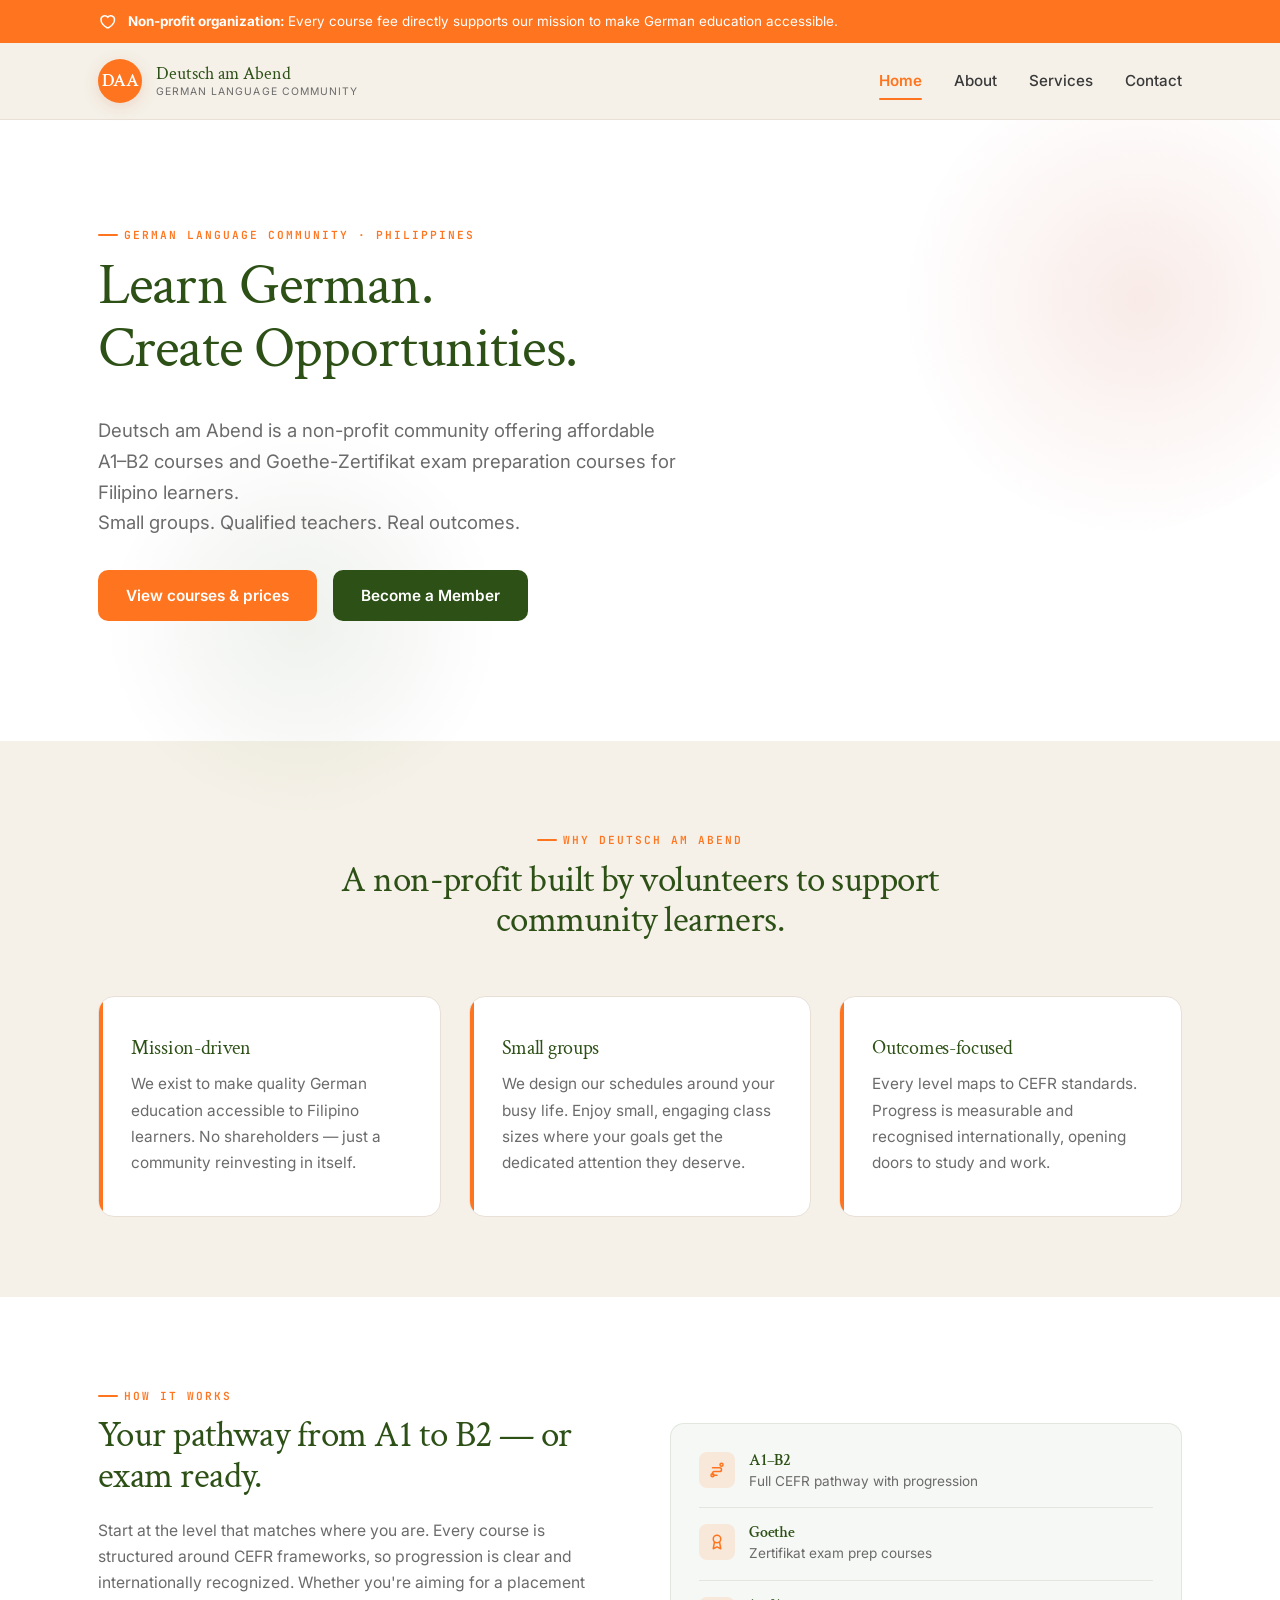
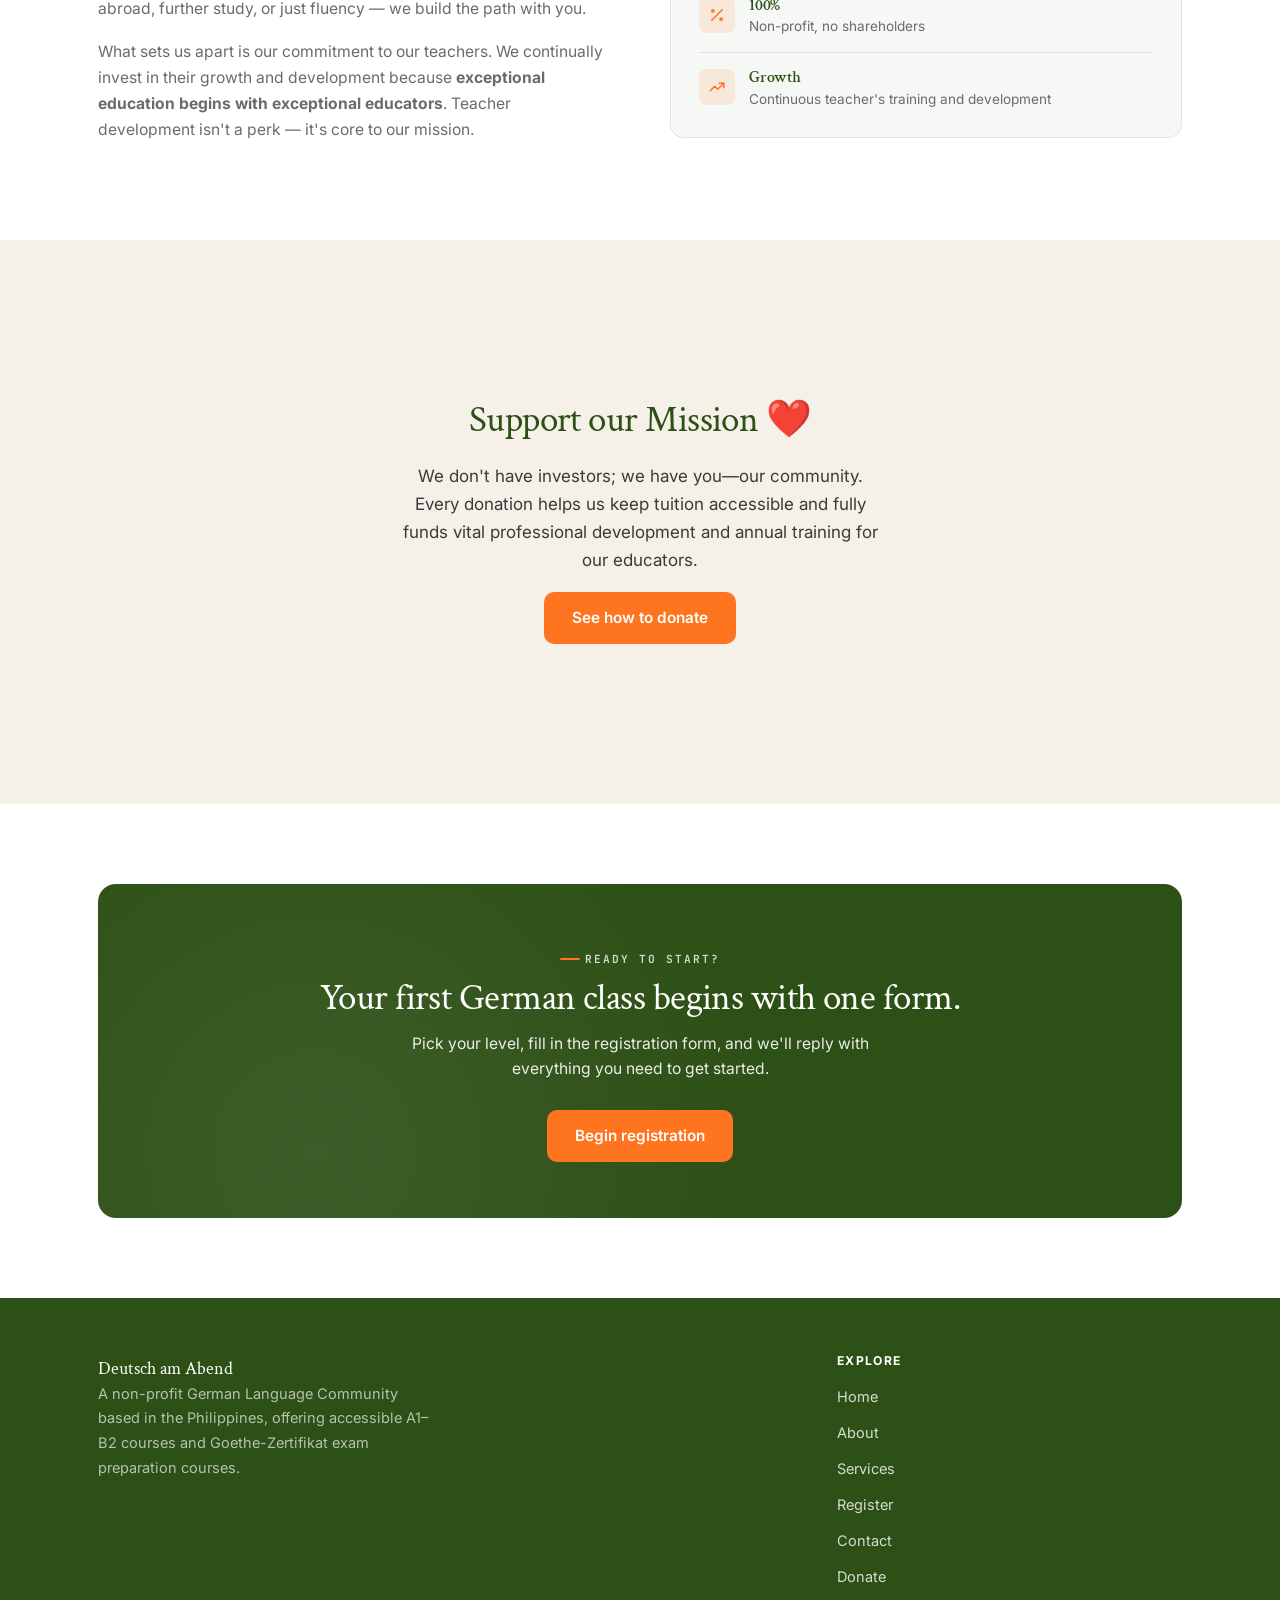
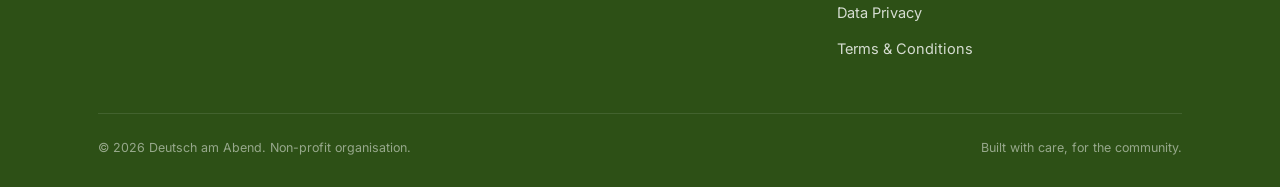
<file: index.html>
<!doctype html>
<html lang="en">
  <head>
    <meta charset="UTF-8" />
    <meta name="viewport" content="width=device-width, initial-scale=1.0" />
    <title>Deutsch am Abend — German Classes A1 to B2 & Exam Prep</title>
    <meta
      name="description"
      content="Learn German in the evening. A1–B2 courses and Goethe-Zertifikat prep from a non-profit community."
    />
    <link rel="preconnect" href="https://fonts.googleapis.com" />
    <link
      href="https://fonts.googleapis.com/css2?family=Crimson+Text:wght@400;600;700&family=Inter:wght@400;500;600;700&family=JetBrains+Mono:wght@500;700&display=swap"
      rel="stylesheet"
    />
    <link rel="stylesheet" href="assets/style.css" />
  </head>
  <body>
    <a href="#main" class="skip-link">Skip to main content</a>

    <div class="np-banner">
      <div class="container">
        <svg
          width="18"
          height="18"
          viewBox="0 0 24 24"
          fill="none"
          stroke="currentColor"
          stroke-width="2"
        >
          <path
            d="M12 21s-8-4.5-8-11a5 5 0 0 1 9-3 5 5 0 0 1 9 3c0 6.5-8 11-8 11z"
          />
        </svg>
        <span
          ><strong>Non-profit organization:</strong> Every course fee directly
          supports our mission to make German education accessible.</span
        >
      </div>
    </div>

    <header class="site-header">
      <div class="container">
        <a href="index.html" class="brand">
          <span class="brand-mark">DAA</span>
          <span class="brand-name"
            >Deutsch am Abend<small>German Language Community</small></span
          >
        </a>
        <button class="nav-toggle" aria-label="Open menu" aria-expanded="false">
          <svg
            viewBox="0 0 24 24"
            fill="none"
            stroke="currentColor"
            stroke-width="2"
          >
            <path d="M3 6h18M3 12h18M3 18h18" />
          </svg>
        </button>
        <nav class="main-nav" aria-label="Main">
          <a href="index.html" aria-current="page">Home</a>
          <a href="about.html">About</a>
          <a href="services.html">Services</a>
          <!-- <a href="registration.html">Register</a> -->
          <a href="contact.html">Contact</a>
        </nav>
      </div>
    </header>

    <main id="main">
      <section class="hero">
        <div class="container">
          <div class="hero-inner">
            <span class="eyebrow">German Language Community · Philippines</span>
            <h1>
              Learn German.<br />
              Create Opportunities.
            </h1>
            <p class="lede">
              Deutsch am Abend is a non-profit community offering affordable
              A1–B2 courses and Goethe-Zertifikat exam preparation courses for Filipino learners. <br>
              Small groups. Qualified teachers. Real outcomes.</p>
            </p>
            <div class="btn-row">
              <a href="services.html" class="btn btn-primary"
                >View courses & prices</a
              >
              <a href="services.html#membership" class="btn btn-secondary"
                >Become a Member</a
              >
            </div>
          </div>
        </div>
      </section>

      <section class="section-cream">
        <div class="container">
          <div class="section-head center">
            <span class="eyebrow">Why Deutsch am Abend</span>
            <h2>A non-profit built by volunteers to support community learners.</h2>
          </div>
          <div class="cards-grid">
            <div class="card">
              <h3>Mission-driven</h3>
              <p>
                We exist to make quality German education accessible to Filipino
                learners. No shareholders — just a community reinvesting in
                itself.
              </p>
            </div>
            <div class="card">
              <h3>Small groups</h3>
              <p>
                We design our schedules around your busy life. Enjoy small, engaging class sizes where your goals get the dedicated attention they deserve.
              </p>
            </div>
            <div class="card">
              <h3>Outcomes-focused</h3>
              <p>
                Every level maps to CEFR standards. Progress is measurable and
                recognised internationally, opening doors to study and work.
              </p>
            </div>
          </div>
        </div>
      </section>

      <section class="section-paper">
        <div class="container">
          <div class="split">
            <div>
              <span class="eyebrow">How it works</span>
              <h2>Your pathway from A1 to B2 — or exam ready.</h2>
              <p>
                Start at the level that matches where you are. Every course is
                structured around CEFR frameworks, so progression is clear and
                internationally recognized. Whether you're aiming for a
                placement abroad, further study, or just fluency — we build the
                path with you.
              </p>
              <p>
                What sets us apart is our commitment to our teachers. We
                continually invest in their growth and development because
                <strong>
                  exceptional education begins with exceptional
                  educators</strong
                >. Teacher development isn't a perk — it's core to our mission.
              </p>
            </div>
            <div class="stat-box">
              <div class="fact-list">
                <div class="fact-item">
                  <span class="fact-icon">
                    <svg
                      viewBox="0 0 24 24"
                      fill="none"
                      stroke="currentColor"
                      stroke-width="2"
                      stroke-linecap="round"
                      stroke-linejoin="round"
                    >
                      <circle cx="6" cy="19" r="2" />
                      <circle cx="18" cy="5" r="2" />
                      <path d="M12 19H8.5a2.5 2.5 0 0 1 0-5h7a2.5 2.5 0 0 0 0-5H6" />
                    </svg>
                  </span>
                  <div>
                    <h4>A1–B2</h4>
                    <p>Full CEFR pathway with progression</p>
                  </div>
                </div>
                <div class="fact-item">
                  <span class="fact-icon">
                    <svg
                      viewBox="0 0 24 24"
                      fill="none"
                      stroke="currentColor"
                      stroke-width="2"
                      stroke-linecap="round"
                      stroke-linejoin="round"
                    >
                      <circle cx="12" cy="8" r="5" />
                      <path d="M8.5 12.5 7 21l5-2.5 5 2.5-1.5-8.5" />
                    </svg>
                  </span>
                  <div>
                    <h4>Goethe</h4>
                    <p>Zertifikat exam prep courses</p>
                  </div>
                </div>
                <div class="fact-item">
                  <span class="fact-icon">
                    <svg
                      viewBox="0 0 24 24"
                      fill="none"
                      stroke="currentColor"
                      stroke-width="2"
                      stroke-linecap="round"
                      stroke-linejoin="round"
                    >
                      <path d="M19 5 5 19" />
                      <circle cx="6.5" cy="6.5" r="1.5" />
                      <circle cx="17.5" cy="17.5" r="1.5" />
                    </svg>
                  </span>
                  <div>
                    <h4>100%</h4>
                    <p>Non-profit, no shareholders</p>
                  </div>
                </div>
                <div class="fact-item">
                  <span class="fact-icon">
                    <svg
                      viewBox="0 0 24 24"
                      fill="none"
                      stroke="currentColor"
                      stroke-width="2"
                      stroke-linecap="round"
                      stroke-linejoin="round"
                    >
                      <path d="M3 17l6-6 4 4 8-8" />
                      <path d="M15 7h6v6" />
                    </svg>
                  </span>
                  <div>
                    <h4>Growth</h4>
                    <p>Continuous teacher's training and development</p>
                  </div>
                </div>
              </div>
            </div>
          </div>
        </div>
      </section>

      <section class="section-cream">
        <div class="container">
          <div class="donation-box">
            <h2>Support our Mission ❤️</h2>
            <p>
              We don't have investors; we have you—our community. <br />
              Every donation helps us keep tuition accessible and fully funds
              vital professional development and annual training for our
              educators.
            </p>
            <div class="donation-methods">
              <a href="donate.html" class="btn btn-primary"
                >See how to donate</a
              >
            </div>
          </div>
        </div>
      </section>

      <section class="section-paper">
        <div class="container">
          <div class="cta-band">
            <span class="eyebrow" style="color: rgba(255, 255, 255, 0.8)"
              >Ready to start?</span
            >
            <h2>Your first German class begins with one form.</h2>
            <p>
              Pick your level, fill in the registration form, and we'll reply
              with everything you need to get started.
            </p>
            <a href="registration.html" class="btn btn-primary"
              >Begin registration</a
            >
          </div>
        </div>
      </section>
    </main>

    <footer class="site-footer">
      <div class="container">
        <div class="footer-grid">
          <div class="footer-brand">
            <span class="brand-name" style="color: #fff">Deutsch am Abend</span>
            <p>
              A non-profit German Language Community based in the Philippines,
              offering accessible A1–B2 courses and Goethe-Zertifikat exam
              preparation courses.
            </p>
          </div>
          <div>
            <h4>Explore</h4>
            <ul>
              <li><a href="index.html">Home</a></li>
              <li><a href="about.html">About</a></li>
              <li><a href="services.html">Services</a></li>
              <li><a href="registration.html">Register</a></li>
              <li><a href="contact.html">Contact</a></li>
              <li><a href="donate.html">Donate</a></li>
              <li><a href="data-privacy.html">Data Privacy</a></li>
              <li><a href="terms.html">Terms &amp; Conditions</a></li>
            </ul>
          </div>
        </div>
        <div class="footer-bottom">
          <span>© 2026 Deutsch am Abend. Non-profit organisation.</span>
          <span>Built with care, for the community.</span>
        </div>
      </div>
    </footer>

    <script src="assets/main.js"></script>
  </body>
</html>
</file>
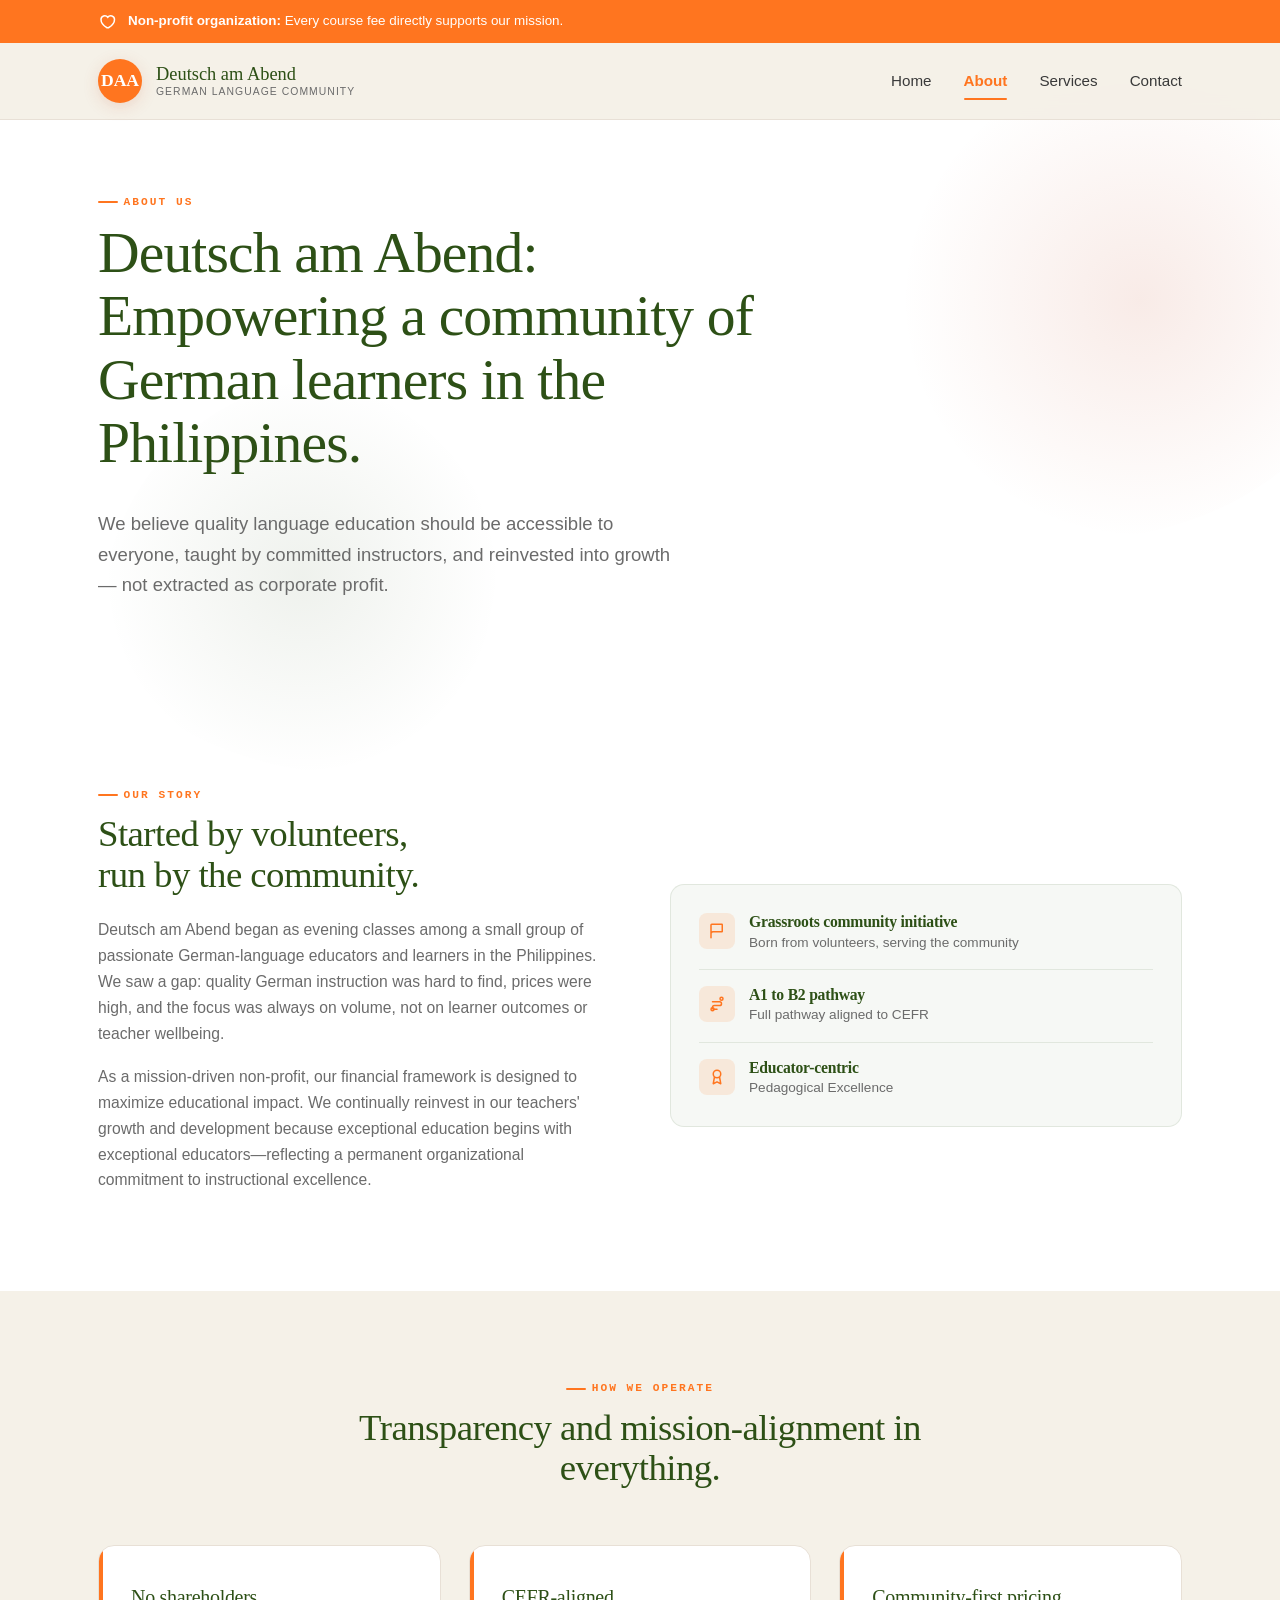
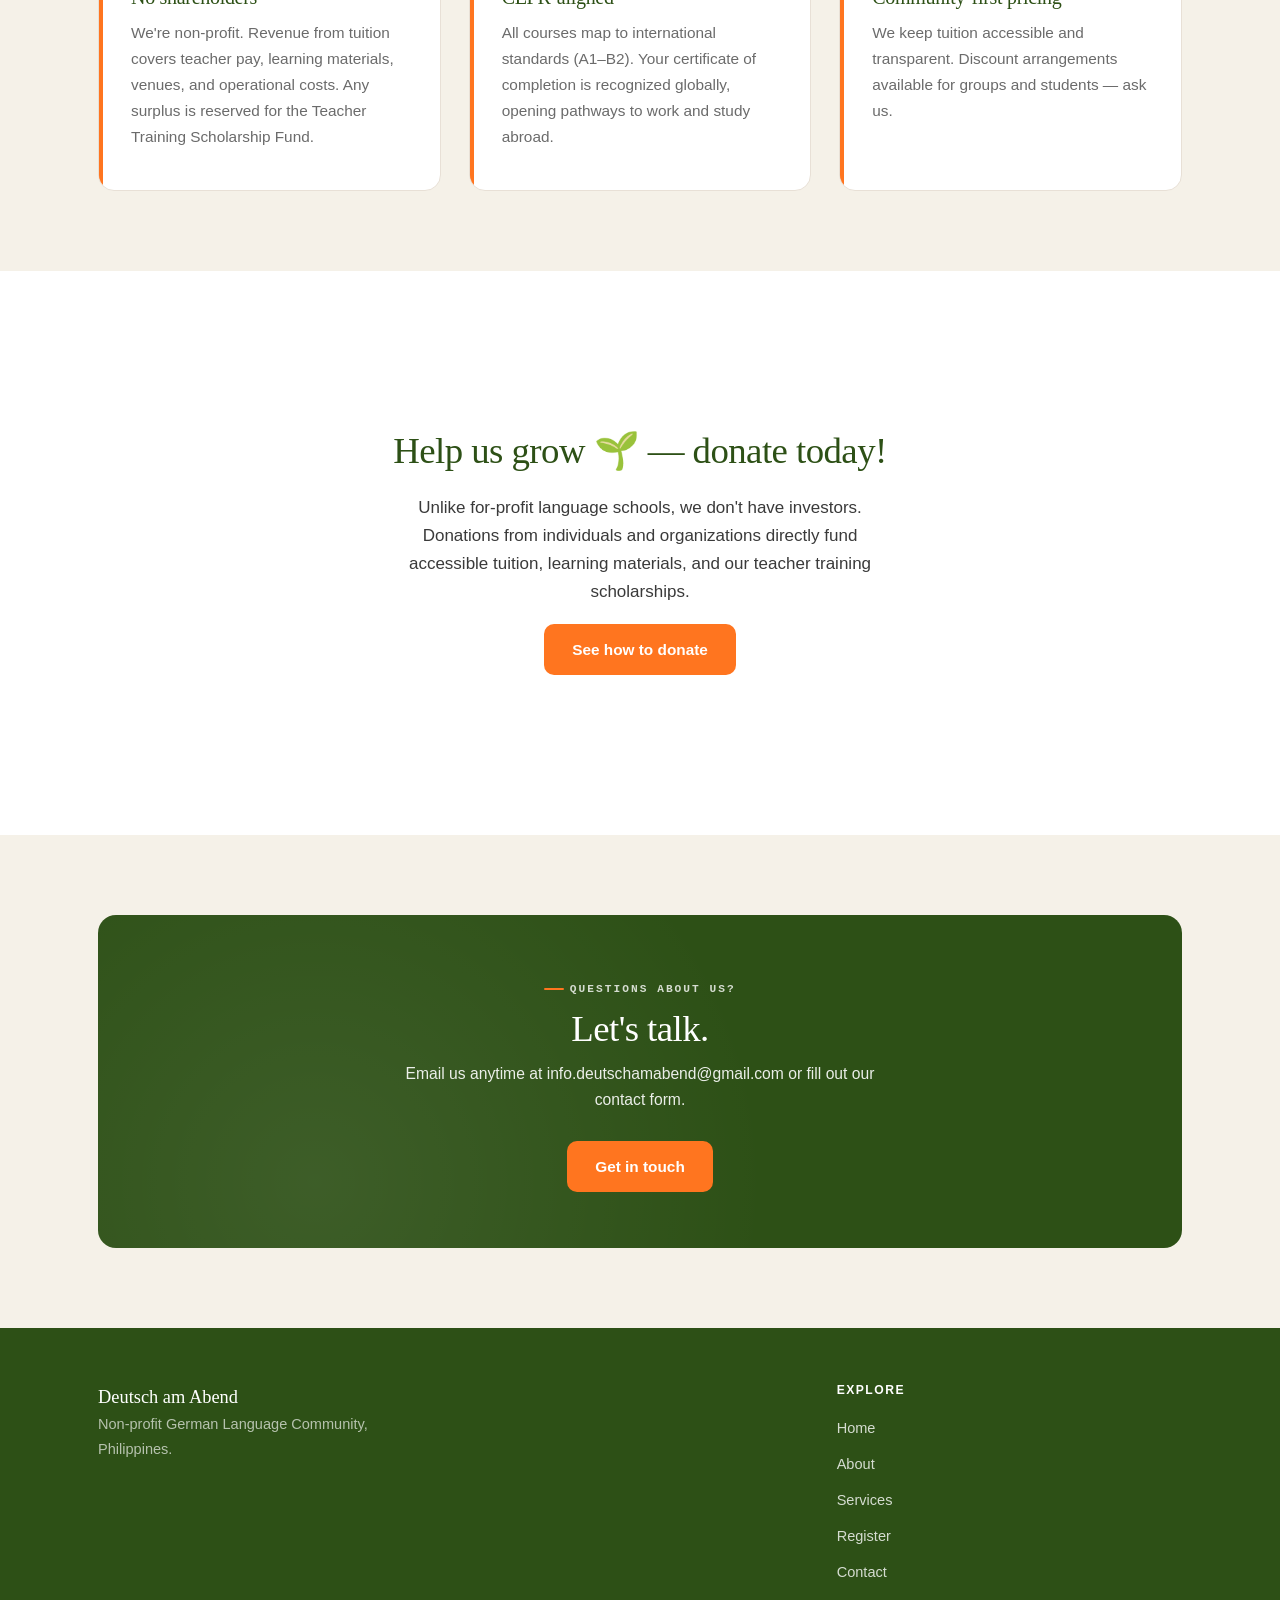
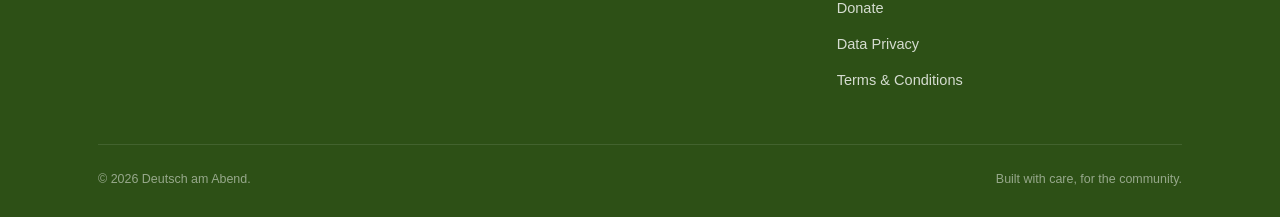
<file: about.html>
<!doctype html>
<html lang="en">
  <head>
    <meta charset="UTF-8" />
    <meta name="viewport" content="width=device-width, initial-scale=1.0" />
    <title>About Us — Deutsch am Abend</title>
    <link rel="preconnect" href="https://fonts.googleapis.com" />
    <!--
    <link href="https://fonts.googleapis.com/css2?family=Crimson+Text:wght@400;600;700&family=Inter:wght@400;500;600;700&family=JetBrains+Mono:wght@500;700&display=swap" rel="stylesheet">
-->
    <link rel="stylesheet" href="assets/style.css" />
  </head>
  <body>
    <a href="#main" class="skip-link">Skip to main content</a>

    <div class="np-banner">
      <div class="container">
        <svg
          width="18"
          height="18"
          viewBox="0 0 24 24"
          fill="none"
          stroke="currentColor"
          stroke-width="2"
        >
          <path
            d="M12 21s-8-4.5-8-11a5 5 0 0 1 9-3 5 5 0 0 1 9 3c0 6.5-8 11-8 11z"
          />
        </svg>
        <span
          ><strong>Non-profit organization:</strong> Every course fee directly
          supports our mission.</span
        >
      </div>
    </div>

    <header class="site-header">
      <div class="container">
        <a href="index.html" class="brand">
          <span class="brand-mark">DAA</span>
          <span class="brand-name"
            >Deutsch am Abend<small>German Language Community</small></span
          >
        </a>
        <button class="nav-toggle" aria-label="Open menu" aria-expanded="false">
          <svg
            viewBox="0 0 24 24"
            fill="none"
            stroke="currentColor"
            stroke-width="2"
          >
            <path d="M3 6h18M3 12h18M3 18h18" />
          </svg>
        </button>
        <nav class="main-nav" aria-label="Main">
          <a href="index.html">Home</a>
          <a href="about.html" aria-current="page">About</a>
          <a href="services.html">Services</a>
          <!-- <a href="registration.html">Register</a> -->
          <a href="contact.html">Contact</a>
        </nav>
      </div>
    </header>

    <main id="main">
      <section class="hero" style="padding: 64px 0">
        <div class="container">
          <div class="hero-inner">
            <span class="eyebrow">About Us</span>
            <h1>
              Deutsch am Abend: Empowering a community of German learners in the
              Philippines.
            </h1>
            <p class="lede">
              We believe quality language education should be accessible to
              everyone, taught by committed instructors, and reinvested into
              growth — not extracted as corporate profit.
            </p>
          </div>
        </div>
      </section>

      <section class="section-paper">
        <div class="container">
          <div class="split">
            <div>
              <span class="eyebrow">Our story</span>
              <h2>Started by volunteers, <br />run by the community.</h2>
              <p>
                Deutsch am Abend began as evening classes among a small group of
                passionate German-language educators and learners in the
                Philippines. We saw a gap: quality German instruction was hard
                to find, prices were high, and the focus was always on volume,
                not on learner outcomes or teacher wellbeing.
              </p>
              <p>
                As a mission-driven non-profit, our financial framework is
                designed to maximize educational impact. We continually reinvest
                in our teachers' growth and development because exceptional
                education begins with exceptional educators—reflecting a
                permanent organizational commitment to instructional excellence.
              </p>
            </div>
            <div class="stat-box">
              <div class="fact-list">
                <div class="fact-item">
                  <span class="fact-icon">
                    <svg
                      viewBox="0 0 24 24"
                      fill="none"
                      stroke="currentColor"
                      stroke-width="2"
                      stroke-linecap="round"
                      stroke-linejoin="round"
                    >
                      <path d="M4 21V4a1 1 0 0 1 1-1h13.5a.5.5 0 0 1 .5.5v9a.5.5 0 0 1-.5.5H6a1 1 0 0 0-1 1" />
                    </svg>
                  </span>
                  <div>
                    <h4>Grassroots community initiative</h4>
                    <p>Born from volunteers, serving the community</p>
                  </div>
                </div>
                <div class="fact-item">
                  <span class="fact-icon">
                    <svg
                      viewBox="0 0 24 24"
                      fill="none"
                      stroke="currentColor"
                      stroke-width="2"
                      stroke-linecap="round"
                      stroke-linejoin="round"
                    >
                      <circle cx="6" cy="19" r="2" />
                      <circle cx="18" cy="5" r="2" />
                      <path d="M12 19H8.5a2.5 2.5 0 0 1 0-5h7a2.5 2.5 0 0 0 0-5H6" />
                    </svg>
                  </span>
                  <div>
                    <h4>A1 to B2 pathway</h4>
                    <p>Full pathway aligned to CEFR</p>
                  </div>
                </div>
                <div class="fact-item">
                  <span class="fact-icon">
                    <svg
                      viewBox="0 0 24 24"
                      fill="none"
                      stroke="currentColor"
                      stroke-width="2"
                      stroke-linecap="round"
                      stroke-linejoin="round"
                    >
                      <circle cx="12" cy="8" r="5" />
                      <path d="M8.5 12.5 7 21l5-2.5 5 2.5-1.5-8.5" />
                    </svg>
                  </span>
                  <!-- <div>
                    <h4>Goethe-Zertifikat prep</h4>
                    <p>Certified exam preparation</p>
                  </div>
                </div>
                <div class="fact-item">
                  <span class="fact-icon">
                    <svg
                      viewBox="0 0 24 24"
                      fill="none"
                      stroke="currentColor"
                      stroke-width="2"
                      stroke-linecap="round"
                      stroke-linejoin="round"
                    > -->
                      <path d="M21 16v-2l-8-5V3.5a1.5 1.5 0 0 0-3 0V9l-8 5v2l8-2.5V19l-3 2v1.5l4.5-1.5 4.5 1.5V21l-3-2v-5.5z" />
                    </svg>
                  </span>
                  <div>
                    <h4>Educator-centric</h4>
                    <p>Pedagogical Excellence</p>
                  </div>
                </div>
              </div>
            </div>
          </div>
        </div>
      </section>

      <section class="section-cream">
        <div class="container">
          <div class="section-head center">
            <span class="eyebrow">How we operate</span>
            <h2>Transparency and mission-alignment in everything.</h2>
          </div>
          <div class="cards-grid">
            <div class="card">
              <h3>No shareholders</h3>
              <p>
                We're non-profit. Revenue from tuition covers teacher pay,
                learning materials, venues, and operational costs. Any surplus
                is reserved for the Teacher Training Scholarship Fund.
              </p>
            </div>
            <div class="card">
              <h3>CEFR-aligned</h3>
              <p>
                All courses map to international standards (A1–B2). Your
                certificate of completion is recognized globally, opening
                pathways to work and study abroad.
              </p>
            </div>
            <div class="card">
              <h3>Community-first pricing</h3>
              <p>
                We keep tuition accessible and transparent. Discount
                arrangements available for groups and students — ask us.
              </p>
            </div>
          </div>
        </div>
      </section>

      <section class="section-paper">
        <div class="container">
          <div class="donation-box">
            <h2>Help us grow 🌱 — donate today!</h2>
            <p>
              Unlike for-profit language schools, we don't have investors.
              Donations from individuals and organizations directly fund
              accessible tuition, learning materials, and our teacher training
              scholarships.
            </p>
            <div class="donation-methods">
              <a href="donate.html" class="btn btn-primary"
                >See how to donate</a
              >
            </div>
          </div>
        </div>
      </section>

      <section class="section-cream">
        <div class="container">
          <div class="cta-band">
            <span class="eyebrow" style="color: rgba(255, 255, 255, 0.8)"
              >Questions about us?</span
            >
            <h2>Let's talk.</h2>
            <p>
              Email us anytime at info.deutschamabend@gmail.com or fill out our
              contact form.
            </p>
            <a href="contact.html" class="btn btn-primary">Get in touch</a>
          </div>
        </div>
      </section>
    </main>

    <footer class="site-footer">
      <div class="container">
        <div class="footer-grid">
          <div class="footer-brand">
            <span class="brand-name" style="color: #fff">Deutsch am Abend</span>
            <p>Non-profit German Language Community, Philippines.</p>
          </div>
          <div>
            <h4>Explore</h4>
            <ul>
              <li><a href="index.html">Home</a></li>
              <li><a href="about.html">About</a></li>
              <li><a href="services.html">Services</a></li>
              <li><a href="registration.html">Register</a></li>
              <li><a href="contact.html">Contact</a></li>
              <li><a href="donate.html">Donate</a></li>
              <li><a href="data-privacy.html">Data Privacy</a></li>
              <li><a href="terms.html">Terms &amp; Conditions</a></li>
            </ul>
          </div>
        </div>
        <div class="footer-bottom">
          <span>© 2026 Deutsch am Abend.</span>
          <span>Built with care, for the community.</span>
        </div>
      </div>
    </footer>

    <script src="assets/main.js"></script>
  </body>
</html>
</file>
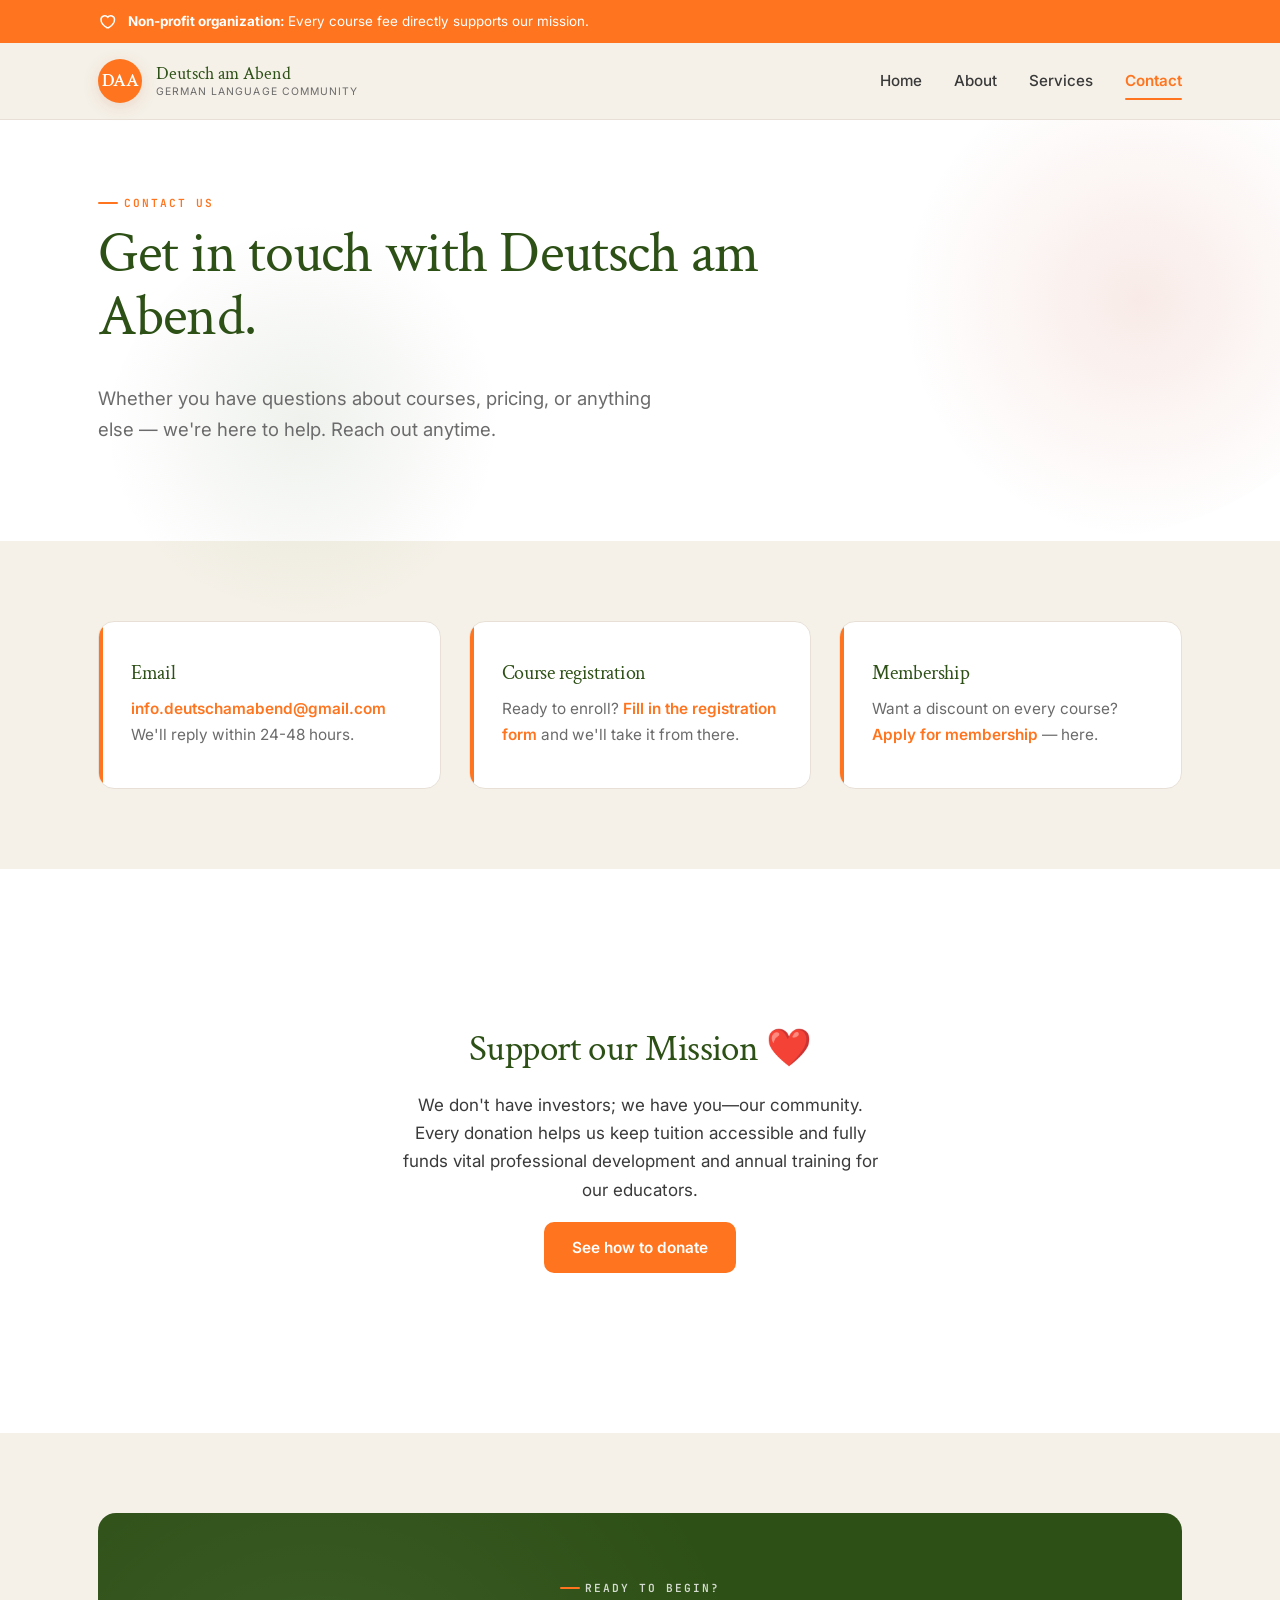
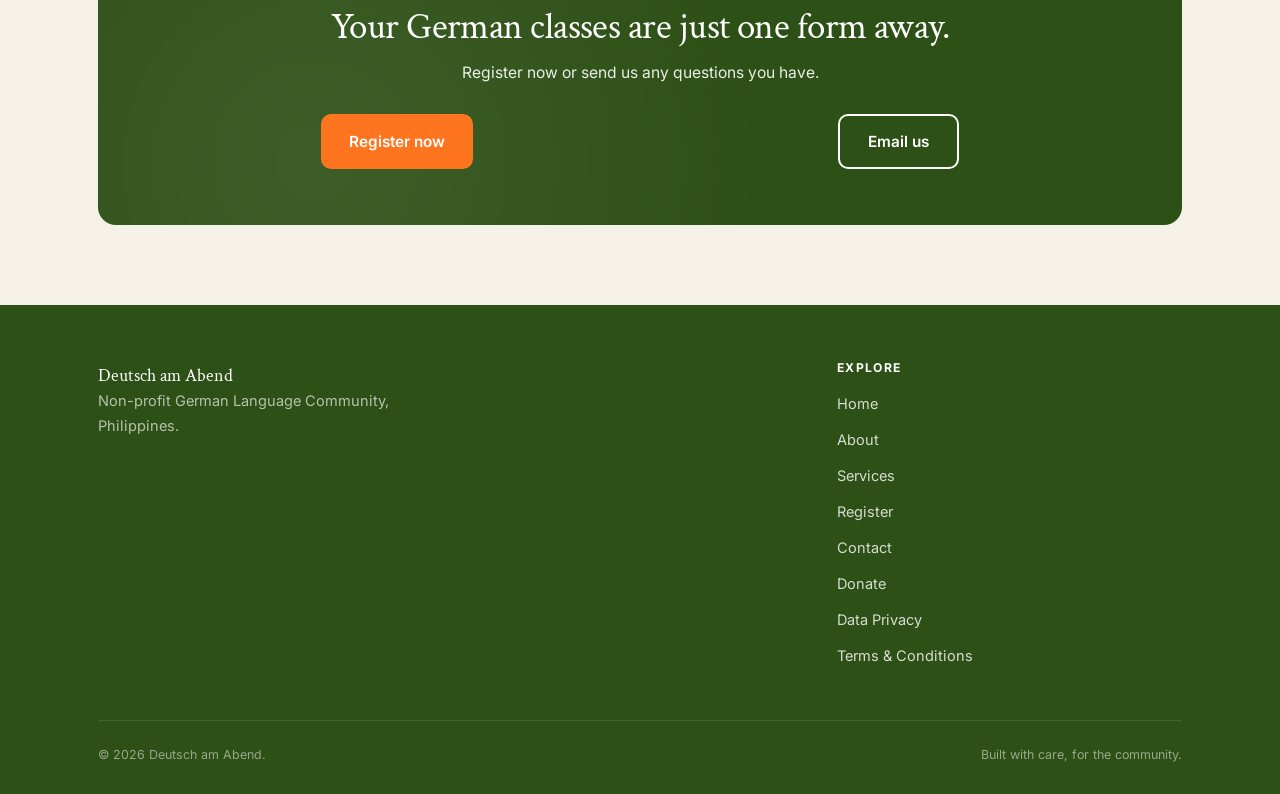
<file: contact.html>
<!doctype html>
<html lang="en">
  <head>
    <meta charset="UTF-8" />
    <meta name="viewport" content="width=device-width, initial-scale=1.0" />
    <title>Contact Us — Deutsch am Abend</title>
    <link rel="preconnect" href="https://fonts.googleapis.com" />
    <link
      href="https://fonts.googleapis.com/css2?family=Crimson+Text:wght@400;600;700&family=Inter:wght@400;500;600;700&family=JetBrains+Mono:wght@500;700&display=swap"
      rel="stylesheet"
    />
    <link rel="stylesheet" href="assets/style.css" />
  </head>
  <body>
    <a href="#main" class="skip-link">Skip to main content</a>

    <div class="np-banner">
      <div class="container">
        <svg
          width="18"
          height="18"
          viewBox="0 0 24 24"
          fill="none"
          stroke="currentColor"
          stroke-width="2"
        >
          <path
            d="M12 21s-8-4.5-8-11a5 5 0 0 1 9-3 5 5 0 0 1 9 3c0 6.5-8 11-8 11z"
          />
        </svg>
        <span
          ><strong>Non-profit organization:</strong> Every course fee directly
          supports our mission.</span
        >
      </div>
    </div>

    <header class="site-header">
      <div class="container">
        <a href="index.html" class="brand">
          <span class="brand-mark">DAA</span>
          <span class="brand-name"
            >Deutsch am Abend<small>German Language Community</small></span
          >
        </a>
        <button class="nav-toggle" aria-label="Open menu" aria-expanded="false">
          <svg
            viewBox="0 0 24 24"
            fill="none"
            stroke="currentColor"
            stroke-width="2"
          >
            <path d="M3 6h18M3 12h18M3 18h18" />
          </svg>
        </button>
        <nav class="main-nav" aria-label="Main">
          <a href="index.html">Home</a>
          <a href="about.html">About</a>
          <a href="services.html">Services</a>
          <!-- <a href="registration.html">Register</a> -->
          <a href="contact.html" aria-current="page">Contact</a>
        </nav>
      </div>
    </header>

    <main id="main">
      <section class="hero" style="padding: 64px 0">
        <div class="container">
          <div class="hero-inner">
            <span class="eyebrow">Contact Us</span>
            <h1>Get in touch with Deutsch am Abend.</h1>
            <p class="lede">
              Whether you have questions about courses, pricing, or anything
              else — we're here to help. Reach out anytime.
            </p>
          </div>
        </div>
      </section>

      <section class="section-cream">
        <div class="container">
          <div class="cards-grid">
            <div class="card">
              <h3>Email</h3>
              <p>
                <a
                  href="mailto:info.deutschamabend@gmail.com"
                  style="
                    color: var(--orange);
                    text-decoration: none;
                    font-weight: 600;
                  "
                  >info.deutschamabend@gmail.com</a
                >
              </p>
              <p>We'll reply within 24-48 hours.</p>
            </div>
            <div class="card">
              <h3>Course registration</h3>
              <p>
                Ready to enroll?
                <a
                  href="registration.html"
                  style="
                    color: var(--orange);
                    text-decoration: none;
                    font-weight: 600;
                  "
                  >Fill in the registration form</a
                >
                and we'll take it from there.
              </p>
            </div>
            <div class="card">
              <h3>Membership</h3>
              <p>
                Want a discount on every course?
                <a
                  href="services.html#membership"
                  style="
                    color: var(--orange);
                    text-decoration: none;
                    font-weight: 600;
                  "
                  >Apply for membership</a
                >
                — here.
              </p>
            </div>
          </div>
        </div>
      </section>

      <section class="section-paper">
        <div class="container">
          <div class="donation-box">
            <h2>Support our Mission ❤️</h2>
            <p>
              We don't have investors; we have you—our community. <br />
              Every donation helps us keep tuition accessible and fully funds
              vital professional development and annual training for our
              educators.
            </p>
            <div class="donation-methods">
              <a href="donate.html" class="btn btn-primary"
                >See how to donate</a
              >
            </div>
          </div>
        </div>
      </section>

      <section class="section-cream">
        <div class="container">
          <div class="cta-band">
            <span class="eyebrow" style="color: rgba(255, 255, 255, 0.8)"
              >Ready to begin?</span
            >
            <h2>Your German classes are just one form away.</h2>
            <p>Register now or send us any questions you have.</p>
            <div class="btn-row" style="justify-content: center">
              <a href="registration.html" class="btn btn-primary"
                >Register now</a
              >
              <a
                href="mailto:info.deutschamabend@gmail.com"
                class="btn btn-ghost"
                style="border-color: #fff; color: #fff"
                >Email us</a
              >
            </div>
          </div>
        </div>
      </section>
    </main>

    <footer class="site-footer">
      <div class="container">
        <div class="footer-grid">
          <div class="footer-brand">
            <span class="brand-name" style="color: #fff">Deutsch am Abend</span>
            <p>Non-profit German Language Community, Philippines.</p>
          </div>
          <div>
            <h4>Explore</h4>
            <ul>
              <li><a href="index.html">Home</a></li>
              <li><a href="about.html">About</a></li>
              <li><a href="services.html">Services</a></li>
              <li><a href="registration.html">Register</a></li>
              <li><a href="contact.html">Contact</a></li>
              <li><a href="donate.html">Donate</a></li>
              <li><a href="data-privacy.html">Data Privacy</a></li>
              <li><a href="terms.html">Terms &amp; Conditions</a></li>
            </ul>
          </div>
        </div>
        <div class="footer-bottom">
          <span>© 2026 Deutsch am Abend.</span>
          <span>Built with care, for the community.</span>
        </div>
      </div>
    </footer>

    <script src="assets/main.js"></script>
  </body>
</html>
</file>
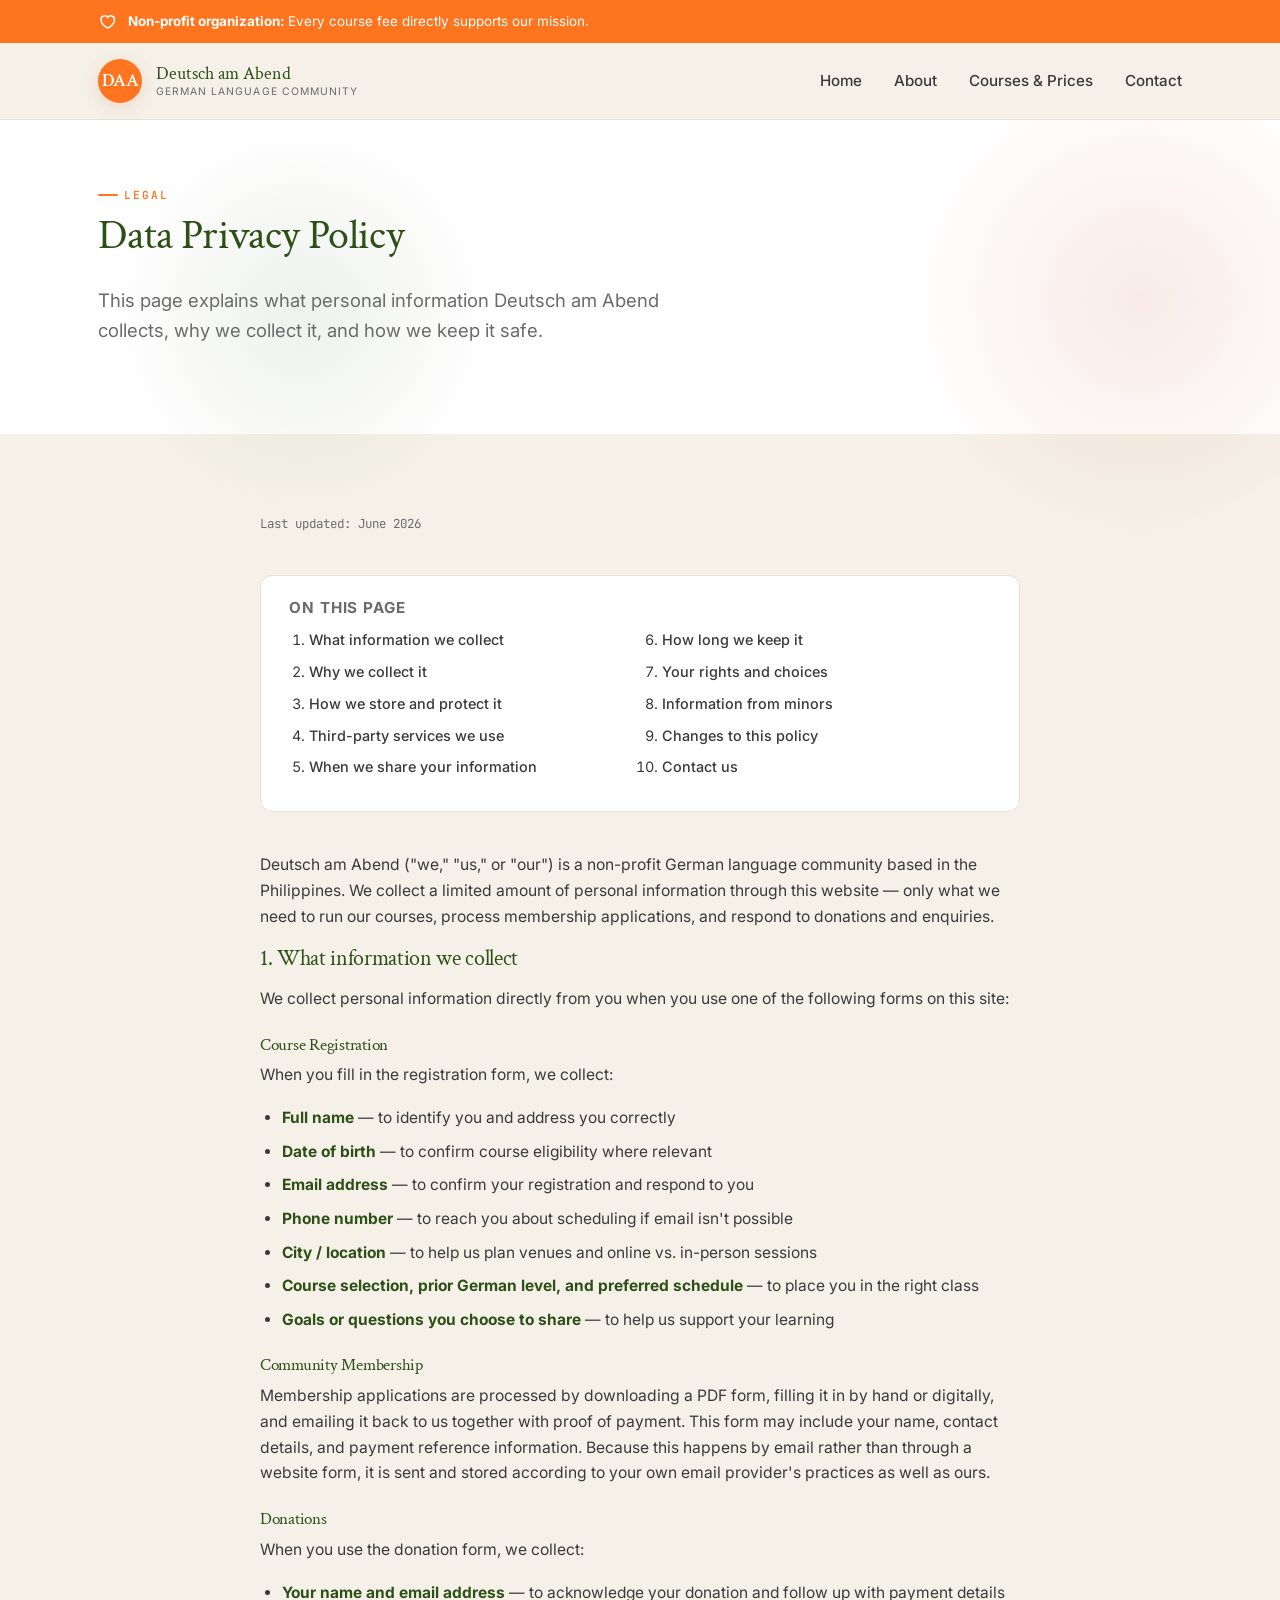
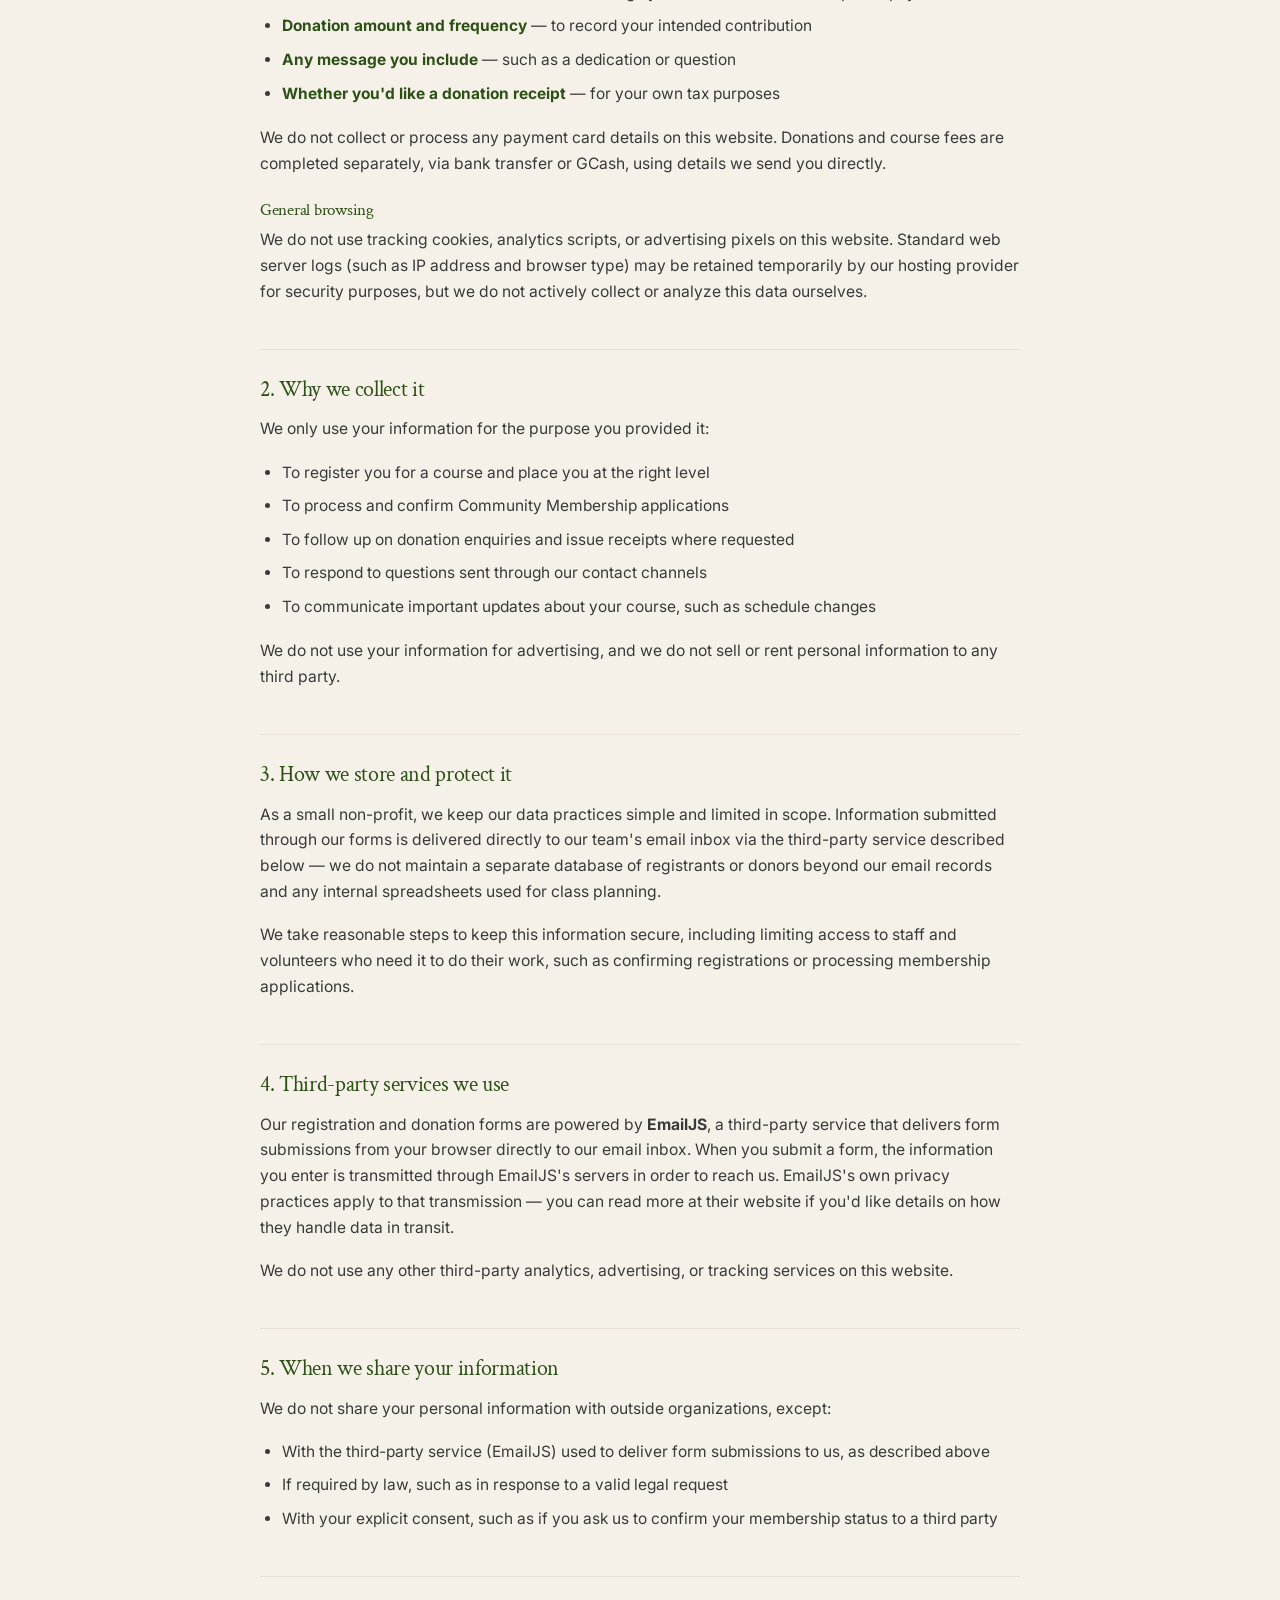
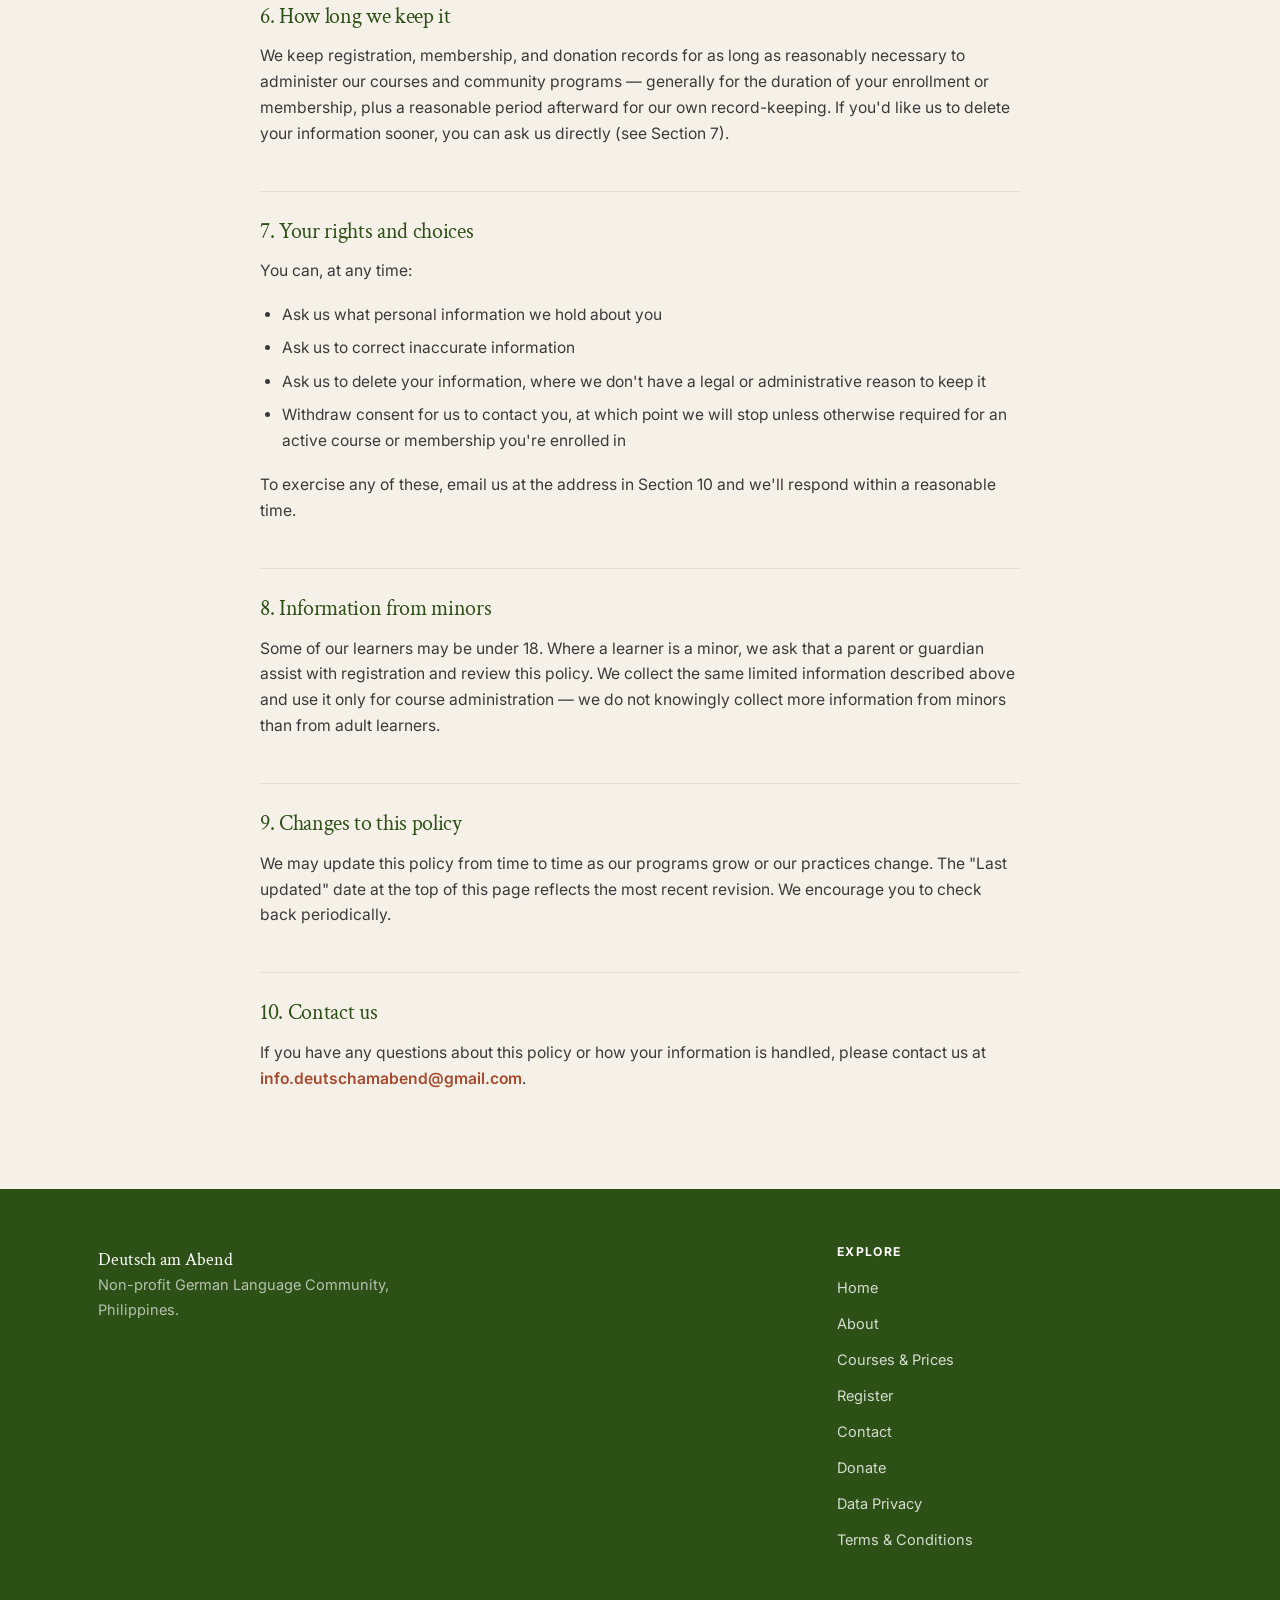
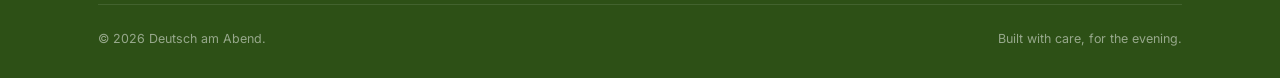
<file: data-privacy.html>
<!doctype html>
<html lang="en">
  <head>
    <meta charset="UTF-8" />
    <meta name="viewport" content="width=device-width, initial-scale=1.0" />
    <title>Data Privacy Policy — Deutsch am Abend</title>
    <meta
      name="description"
      content="How Deutsch am Abend collects, uses, and protects your personal data when you register for courses, apply for membership, or donate."
    />
    <link rel="preconnect" href="https://fonts.googleapis.com" />
    <link
      href="https://fonts.googleapis.com/css2?family=Crimson+Text:wght@400;600;700&family=Inter:wght@400;500;600;700&family=JetBrains+Mono:wght@500;700&display=swap"
      rel="stylesheet"
    />
    <link rel="stylesheet" href="assets/style.css" />
  </head>
  <body>
    <a href="#main" class="skip-link">Skip to main content</a>

    <div class="np-banner">
      <div class="container">
        <svg
          width="18"
          height="18"
          viewBox="0 0 24 24"
          fill="none"
          stroke="currentColor"
          stroke-width="2"
        >
          <path
            d="M12 21s-8-4.5-8-11a5 5 0 0 1 9-3 5 5 0 0 1 9 3c0 6.5-8 11-8 11z"
          />
        </svg>
        <span
          ><strong>Non-profit organization:</strong> Every course fee directly
          supports our mission.</span
        >
      </div>
    </div>

    <header class="site-header">
      <div class="container">
        <a href="index.html" class="brand">
          <span class="brand-mark">DAA</span>
          <span class="brand-name"
            >Deutsch am Abend<small>German Language Community</small></span
          >
        </a>
        <button class="nav-toggle" aria-label="Open menu" aria-expanded="false">
          <svg
            viewBox="0 0 24 24"
            fill="none"
            stroke="currentColor"
            stroke-width="2"
          >
            <path d="M3 6h18M3 12h18M3 18h18" />
          </svg>
        </button>
        <nav class="main-nav" aria-label="Main">
          <a href="index.html">Home</a>
          <a href="about.html">About</a>
          <a href="services.html">Courses & Prices</a>
          <a href="contact.html">Contact</a>
        </nav>
      </div>
    </header>

    <main id="main">
      <section class="hero" style="padding: 56px 0">
        <div class="container">
          <div class="hero-inner">
            <span class="eyebrow">Legal</span>
            <h1 style="font-size: clamp(1.9rem, 4vw, 2.6rem)">
              Data Privacy Policy
            </h1>
            <p class="lede">
              This page explains what personal information Deutsch am Abend
              collects, why we collect it, and how we keep it safe.
            </p>
          </div>
        </div>
      </section>

      <section class="section-cream">
        <div class="container">
          <div class="policy-content">
            <p class="updated-date">Last updated: June 2026</p>

            <div class="policy-toc">
              <h2>On this page</h2>
              <ol>
                <li>
                  <a href="#what-we-collect">What information we collect</a>
                </li>
                <li><a href="#why-we-collect">Why we collect it</a></li>
                <li><a href="#how-we-store">How we store and protect it</a></li>
                <li>
                  <a href="#third-parties">Third-party services we use</a>
                </li>
                <li><a href="#sharing">When we share your information</a></li>
                <li><a href="#retention">How long we keep it</a></li>
                <li><a href="#your-rights">Your rights and choices</a></li>
                <li><a href="#minors">Information from minors</a></li>
                <li><a href="#changes">Changes to this policy</a></li>
                <li><a href="#contact-us">Contact us</a></li>
              </ol>
            </div>

            <p>
              Deutsch am Abend ("we," "us," or "our") is a non-profit German
              language community based in the Philippines. We collect a limited
              amount of personal information through this website — only what we
              need to run our courses, process membership applications, and
              respond to donations and enquiries.
            </p>

            <h2 id="what-we-collect">1. What information we collect</h2>
            <p>
              We collect personal information directly from you when you use one
              of the following forms on this site:
            </p>

            <h3>Course Registration</h3>
            <p>When you fill in the registration form, we collect:</p>
            <ul>
              <li>
                <strong>Full name</strong> — to identify you and address you
                correctly
              </li>
              <li>
                <strong>Date of birth</strong> — to confirm course eligibility
                where relevant
              </li>
              <li>
                <strong>Email address</strong> — to confirm your registration
                and respond to you
              </li>
              <li>
                <strong>Phone number</strong> — to reach you about scheduling if
                email isn't possible
              </li>
              <li>
                <strong>City / location</strong> — to help us plan venues and
                online vs. in-person sessions
              </li>
              <li>
                <strong
                  >Course selection, prior German level, and preferred
                  schedule</strong
                >
                — to place you in the right class
              </li>
              <li>
                <strong>Goals or questions you choose to share</strong> — to
                help us support your learning
              </li>
            </ul>

            <h3>Community Membership</h3>
            <p>
              Membership applications are processed by downloading a PDF form,
              filling it in by hand or digitally, and emailing it back to us
              together with proof of payment. This form may include your name,
              contact details, and payment reference information. Because this
              happens by email rather than through a website form, it is sent
              and stored according to your own email provider's practices as
              well as ours.
            </p>

            <h3>Donations</h3>
            <p>When you use the donation form, we collect:</p>
            <ul>
              <li>
                <strong>Your name and email address</strong> — to acknowledge
                your donation and follow up with payment details
              </li>
              <li>
                <strong>Donation amount and frequency</strong> — to record your
                intended contribution
              </li>
              <li>
                <strong>Any message you include</strong> — such as a dedication
                or question
              </li>
              <li>
                <strong>Whether you'd like a donation receipt</strong> — for
                your own tax purposes
              </li>
            </ul>
            <p>
              We do not collect or process any payment card details on this
              website. Donations and course fees are completed separately, via
              bank transfer or GCash, using details we send you directly.
            </p>

            <h3>General browsing</h3>
            <p>
              We do not use tracking cookies, analytics scripts, or advertising
              pixels on this website. Standard web server logs (such as IP
              address and browser type) may be retained temporarily by our
              hosting provider for security purposes, but we do not actively
              collect or analyze this data ourselves.
            </p>

            <h2 id="why-we-collect">2. Why we collect it</h2>
            <p>We only use your information for the purpose you provided it:</p>
            <ul>
              <li>
                To register you for a course and place you at the right level
              </li>
              <li>To process and confirm Community Membership applications</li>
              <li>
                To follow up on donation enquiries and issue receipts where
                requested
              </li>
              <li>To respond to questions sent through our contact channels</li>
              <li>
                To communicate important updates about your course, such as
                schedule changes
              </li>
            </ul>
            <p>
              We do not use your information for advertising, and we do not sell
              or rent personal information to any third party.
            </p>

            <h2 id="how-we-store">3. How we store and protect it</h2>
            <p>
              As a small non-profit, we keep our data practices simple and
              limited in scope. Information submitted through our forms is
              delivered directly to our team's email inbox via the third-party
              service described below — we do not maintain a separate database
              of registrants or donors beyond our email records and any internal
              spreadsheets used for class planning.
            </p>
            <p>
              We take reasonable steps to keep this information secure,
              including limiting access to staff and volunteers who need it to
              do their work, such as confirming registrations or processing
              membership applications.
            </p>

            <h2 id="third-parties">4. Third-party services we use</h2>
            <p>
              Our registration and donation forms are powered by
              <strong>EmailJS</strong>, a third-party service that delivers form
              submissions from your browser directly to our email inbox. When
              you submit a form, the information you enter is transmitted
              through EmailJS's servers in order to reach us. EmailJS's own
              privacy practices apply to that transmission — you can read more
              at their website if you'd like details on how they handle data in
              transit.
            </p>
            <p>
              We do not use any other third-party analytics, advertising, or
              tracking services on this website.
            </p>

            <h2 id="sharing">5. When we share your information</h2>
            <p>
              We do not share your personal information with outside
              organizations, except:
            </p>
            <ul>
              <li>
                With the third-party service (EmailJS) used to deliver form
                submissions to us, as described above
              </li>
              <li>
                If required by law, such as in response to a valid legal request
              </li>
              <li>
                With your explicit consent, such as if you ask us to confirm
                your membership status to a third party
              </li>
            </ul>

            <h2 id="retention">6. How long we keep it</h2>
            <p>
              We keep registration, membership, and donation records for as long
              as reasonably necessary to administer our courses and community
              programs — generally for the duration of your enrollment or
              membership, plus a reasonable period afterward for our own
              record-keeping. If you'd like us to delete your information
              sooner, you can ask us directly (see Section 7).
            </p>

            <h2 id="your-rights">7. Your rights and choices</h2>
            <p>You can, at any time:</p>
            <ul>
              <li>Ask us what personal information we hold about you</li>
              <li>Ask us to correct inaccurate information</li>
              <li>
                Ask us to delete your information, where we don't have a legal
                or administrative reason to keep it
              </li>
              <li>
                Withdraw consent for us to contact you, at which point we will
                stop unless otherwise required for an active course or
                membership you're enrolled in
              </li>
            </ul>
            <p>
              To exercise any of these, email us at the address in Section 10
              and we'll respond within a reasonable time.
            </p>

            <h2 id="minors">8. Information from minors</h2>
            <p>
              Some of our learners may be under 18. Where a learner is a minor,
              we ask that a parent or guardian assist with registration and
              review this policy. We collect the same limited information
              described above and use it only for course administration — we do
              not knowingly collect more information from minors than from adult
              learners.
            </p>

            <h2 id="changes">9. Changes to this policy</h2>
            <p>
              We may update this policy from time to time as our programs grow
              or our practices change. The "Last updated" date at the top of
              this page reflects the most recent revision. We encourage you to
              check back periodically.
            </p>

            <h2 id="contact-us">10. Contact us</h2>
            <p>
              If you have any questions about this policy or how your
              information is handled, please contact us at
              <a href="mailto:info.deutschamabend@gmail.com"
                >info.deutschamabend@gmail.com</a
              >.
            </p>

            <!-- <div class="policy-note">
              This policy is provided in plain language to help you understand
              our data practices. It is not a substitute for formal legal
              advice, and Deutsch am Abend recommends consulting a qualified
              professional if you require legal certainty about data protection
              compliance in your jurisdiction.
            </div> -->
          </div>
        </div>
      </section>

      <!-- <section class="section-paper">
        <div class="container">
          <div class="cta-band">
            <h2>Questions about your data?</h2>
            <p>We're happy to explain anything in this policy in more detail.</p>
            <a href="mailto:info.deutschamabend@gmail.com" class="btn btn-primary">Email us</a>
          </div>
        </div>
      </section> -->
    </main>

    <footer class="site-footer">
      <div class="container">
        <div class="footer-grid">
          <div class="footer-brand">
            <span class="brand-name" style="color: #fff">Deutsch am Abend</span>
            <p>Non-profit German Language Community, Philippines.</p>
          </div>
          <div>
            <h4>Explore</h4>
            <ul>
              <li><a href="index.html">Home</a></li>
              <li><a href="about.html">About</a></li>
              <li><a href="services.html">Courses & Prices</a></li>
              <li><a href="registration.html">Register</a></li>
              <li><a href="contact.html">Contact</a></li>
              <li><a href="donate.html">Donate</a></li>
              <li><a href="data-privacy.html">Data Privacy</a></li>
              <li><a href="terms.html">Terms &amp; Conditions</a></li>
            </ul>
          </div>
        </div>
        <div class="footer-bottom">
          <span>© 2026 Deutsch am Abend.</span>
          <span>Built with care, for the evening.</span>
        </div>
      </div>
    </footer>

    <script src="assets/main.js"></script>
  </body>
</html>
</file>
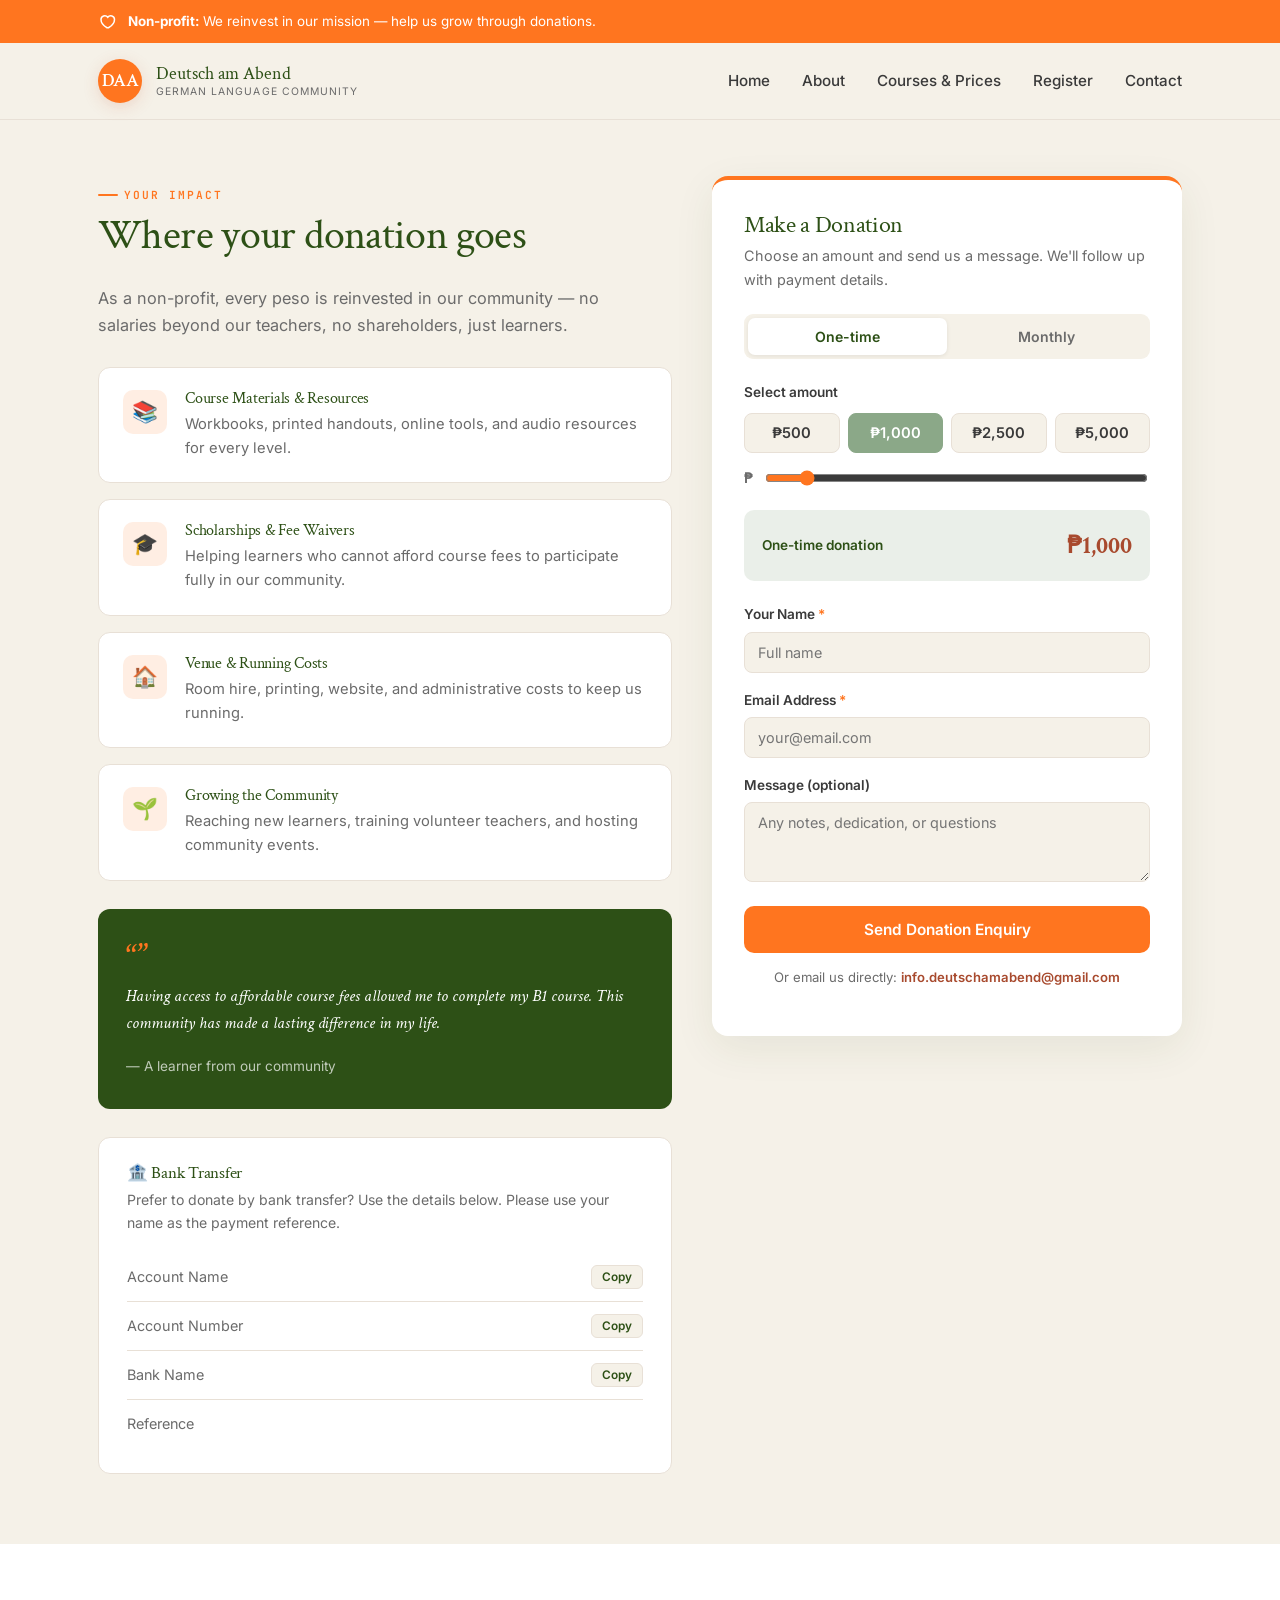
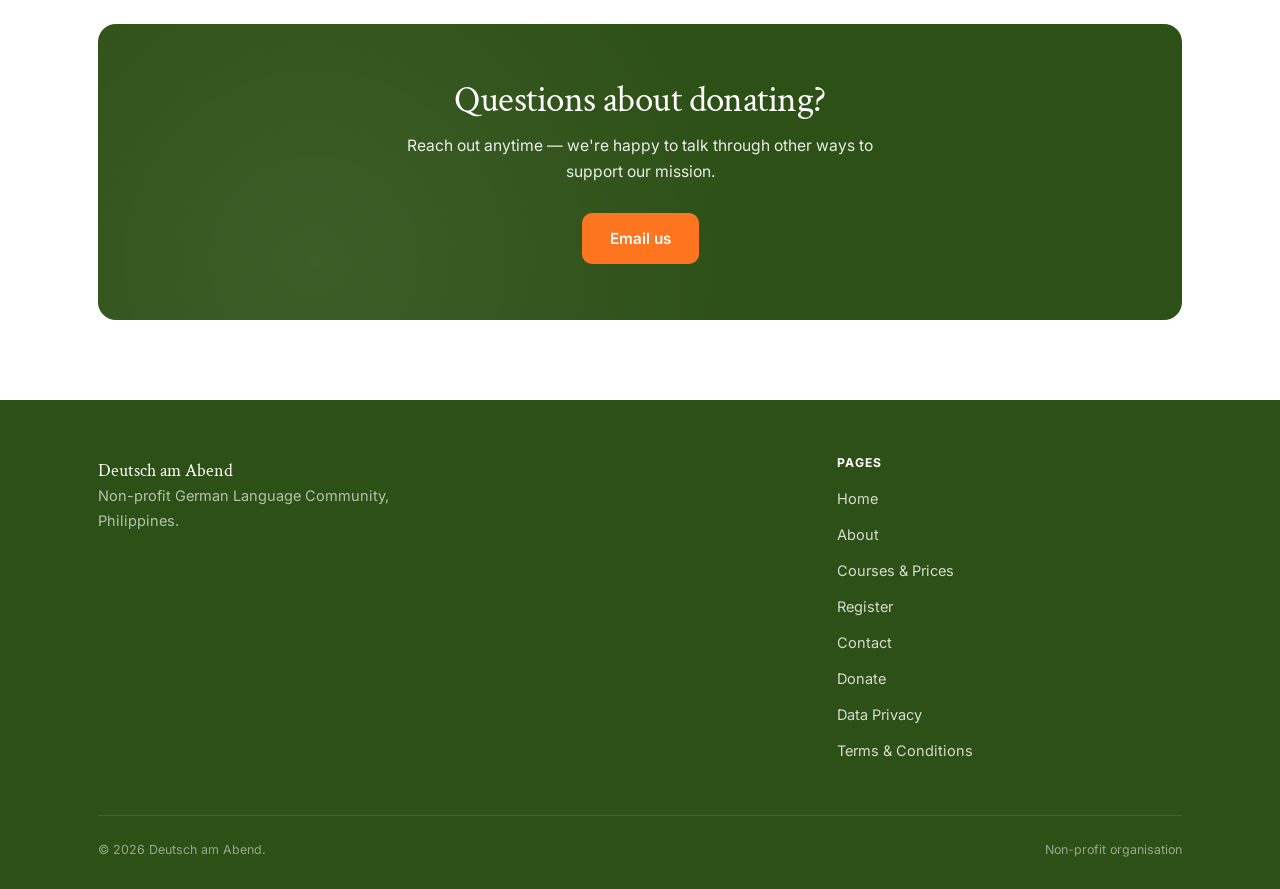
<file: donate.html>
<!doctype html>
<html lang="en">
  <head>
    <meta charset="UTF-8" />
    <meta name="viewport" content="width=device-width, initial-scale=1.0" />
    <title>Donate — Deutsch am Abend</title>
    <meta
      name="description"
      content="Support Deutsch am Abend, a non-profit German language community. Make a one-time or monthly donation, or give by bank transfer."
    />
    <link rel="preconnect" href="https://fonts.googleapis.com" />
    <link
      href="https://fonts.googleapis.com/css2?family=Crimson+Text:wght@400;600;700&family=Inter:wght@400;500;600;700&family=JetBrains+Mono:wght@500;700&display=swap"
      rel="stylesheet"
    />
    <link rel="stylesheet" href="assets/style.css" />
  </head>
  <body>
    <a href="#main" class="skip-link">Skip to main content</a>

    <div class="np-banner">
      <div class="container">
        <svg
          width="16"
          height="16"
          viewBox="0 0 24 24"
          fill="none"
          stroke="currentColor"
          stroke-width="2"
        >
          <path
            d="M12 21s-8-4.5-8-11a5 5 0 0 1 9-3 5 5 0 0 1 9 3c0 6.5-8 11-8 11z"
          />
        </svg>
        <span
          ><strong>Non-profit:</strong> We reinvest in our mission — help us
          grow through donations.</span
        >
      </div>
    </div>

    <header class="site-header">
      <div class="container">
        <a href="index.html" class="brand">
          <span class="brand-mark">DAA</span>
          <span class="brand-name"
            >Deutsch am Abend<small>German Language Community</small></span
          >
        </a>
        <button class="nav-toggle" aria-label="Open menu" aria-expanded="false">
          <svg
            viewBox="0 0 24 24"
            fill="none"
            stroke="currentColor"
            stroke-width="2"
          >
            <path d="M3 6h18M3 12h18M3 18h18" />
          </svg>
        </button>
        <nav class="main-nav" aria-label="Main">
          <a href="index.html">Home</a>
          <a href="about.html">About</a>
          <a href="services.html">Courses & Prices</a>
          <a href="registration.html">Register</a>
          <a href="contact.html">Contact</a>
        </nav>
      </div>
    </header>

    <main id="main">
      <section class="section-cream" style="padding: 56px 0 70px">
        <div class="container">
          <div class="donate-grid">
            <!-- LEFT COLUMN -->
            <div>
              <span class="eyebrow">Your Impact</span>
              <h1 style="font-size: clamp(1.9rem, 4vw, 2.6rem)">
                Where your donation goes
              </h1>
              <p
                style="
                  color: var(--slate);
                  font-size: 1.02rem;
                  max-width: 540px;
                "
              >
                As a non-profit, every peso is reinvested in our community — no
                salaries beyond our teachers, no shareholders, just learners.
              </p>

              <div class="impact-list">
                <div class="impact-item">
                  <span class="impact-icon">📚</span>
                  <div>
                    <h3>Course Materials &amp; Resources</h3>
                    <p>
                      Workbooks, printed handouts, online tools, and audio
                      resources for every level.
                    </p>
                  </div>
                </div>
                <div class="impact-item">
                  <span class="impact-icon">🎓</span>
                  <div>
                    <h3>Scholarships &amp; Fee Waivers</h3>
                    <p>
                      Helping learners who cannot afford course fees to
                      participate fully in our community.
                    </p>
                  </div>
                </div>
                <div class="impact-item">
                  <span class="impact-icon">🏠</span>
                  <div>
                    <h3>Venue &amp; Running Costs</h3>
                    <p>
                      Room hire, printing, website, and administrative costs to
                      keep us running.
                    </p>
                  </div>
                </div>
                <div class="impact-item">
                  <span class="impact-icon">🌱</span>
                  <div>
                    <h3>Growing the Community</h3>
                    <p>
                      Reaching new learners, training volunteer teachers, and
                      hosting community events.
                    </p>
                  </div>
                </div>
              </div>

              <div class="testimonial-box">
                <span class="quote-mark">&ldquo;&rdquo;</span>
                <p>
                  Having access to affordable course fees allowed me to complete
                  my B1 course. This community has made a lasting difference in
                  my life.
                </p>
                <cite>— A learner from our community</cite>
              </div>

              <div class="bank-box">
                <h3>🏦 Bank Transfer</h3>
                <p>
                  Prefer to donate by bank transfer? Use the details below.
                  Please use your name as the payment reference.
                </p>

                <div class="bank-row">
                  <span class="bank-label">Account Name</span>
                  <!-- <span class="bank-value" id="bank-name"
                    >Deutsch am Abend e.V.</span
                  > -->
                  <button class="copy-btn" data-copy-target="bank-name">
                    Copy
                  </button>
                </div>
                <div class="bank-row">
                  <span class="bank-label">Account Number</span>
                  <!-- <span class="bank-value" id="bank-acct"
                    >[ACCOUNT NUMBER]</span
                  > -->
                  <button class="copy-btn" data-copy-target="bank-acct">
                    Copy
                  </button>
                </div>
                <div class="bank-row">
                  <span class="bank-label">Bank Name</span>
                  <!-- <span class="bank-value" id="bank-bankname">[BANK NAME]</span> -->
                  <button class="copy-btn" data-copy-target="bank-bankname">
                    Copy
                  </button>
                </div>
                <div class="bank-row">
                  <span class="bank-label">Reference</span>
                  <!-- <span class="bank-value">Your Name + "Donation"</span> -->
                </div>

                <!-- <div class="bank-admin-note">
                  ⚠ Please replace the placeholder account number and bank name
                  above with your actual banking details before publishing.
                </div> -->
              </div>
            </div>

            <!-- RIGHT COLUMN: DONATION WIDGET -->
            <div>
              <div class="donate-widget">
                <h2>Make a Donation</h2>
                <p>
                  Choose an amount and send us a message. We'll follow up with
                  payment details.
                </p>

                <div
                  class="freq-toggle"
                  role="group"
                  aria-label="Donation frequency"
                >
                  <button type="button" class="active" data-freq="one-time">
                    One-time
                  </button>
                  <button type="button" data-freq="monthly">Monthly</button>
                </div>

                <label class="field-label">Select amount</label>
                <div class="amount-grid">
                  <button type="button" class="amount-btn" data-amount="500">
                    ₱500
                  </button>
                  <button
                    type="button"
                    class="amount-btn active"
                    data-amount="1000"
                  >
                    ₱1,000
                  </button>
                  <button type="button" class="amount-btn" data-amount="2500">
                    ₱2,500
                  </button>
                  <button type="button" class="amount-btn" data-amount="5000">
                    ₱5,000
                  </button>
                </div>

                <div class="amount-slider-row">
                  <span class="currency-prefix">₱</span>
                  <input
                    type="range"
                    id="amount-slider"
                    min="100"
                    max="10000"
                    step="100"
                    value="1000"
                    aria-label="Donation amount"
                  />
                </div>

                <div class="donate-total">
                  <span class="total-label" id="total-label"
                    >One-time donation</span
                  >
                  <span class="total-amount" id="total-amount">₱1,000</span>
                </div>

                <form id="donation-form" novalidate>
                  <div class="field">
                    <label for="donor-name"
                      >Your Name <span class="required-mark">*</span></label
                    >
                    <input
                      type="text"
                      id="donor-name"
                      name="donor_name"
                      placeholder="Full name"
                      required
                    />
                  </div>
                  <div class="field">
                    <label for="donor-email"
                      >Email Address <span class="required-mark">*</span></label
                    >
                    <input
                      type="email"
                      id="donor-email"
                      name="donor_email"
                      placeholder="your@email.com"
                      required
                    />
                  </div>
                  <div class="field">
                    <label for="donor-message">Message (optional)</label>
                    <textarea
                      id="donor-message"
                      name="donor_message"
                      placeholder="Any notes, dedication, or questions"
                    ></textarea>
                  </div>

                  <!-- <label class="receipt-check">
                    <input
                      type="checkbox"
                      id="donor-receipt"
                      name="donor_receipt"
                    />
                    <span>I'd like a donation receipt for tax purposes</span>
                  </label> -->

                  <input
                    type="hidden"
                    id="donation-amount-field"
                    name="donation_amount"
                    value="1000"
                  />
                  <input
                    type="hidden"
                    id="donation-freq-field"
                    name="donation_frequency"
                    value="One-time"
                  />

                  <button type="submit" class="btn btn-primary">
                    Send Donation Enquiry
                  </button>
                  <p class="alt-contact">
                    Or email us directly:
                    <a href="mailto:info.deutschamabend@gmail.com"
                      >info.deutschamabend@gmail.com</a
                    >
                  </p>
                </form>
              </div>
            </div>
          </div>
        </div>
      </section>

      <section class="section-paper">
        <div class="container">
          <div class="cta-band">
            <h2>Questions about donating?</h2>
            <p>
              Reach out anytime — we're happy to talk through other ways to
              support our mission.
            </p>
            <a
              href="mailto:info.deutschamabend@gmail.com?subject=Donation%20Inquiry"
              class="btn btn-primary"
              >Email us</a
            >
          </div>
        </div>
      </section>
    </main>

    <footer class="site-footer">
      <div class="container">
        <div class="footer-grid">
          <div class="footer-brand">
            <span class="brand-name" style="color: #fff">Deutsch am Abend</span>
            <p>Non-profit German Language Community, Philippines.</p>
          </div>
          <div>
            <h4>Pages</h4>
            <ul>
              <li><a href="index.html">Home</a></li>
              <li><a href="about.html">About</a></li>
              <li><a href="services.html">Courses & Prices</a></li>
              <li><a href="registration.html">Register</a></li>
              <li><a href="contact.html">Contact</a></li>
              <li><a href="donate.html">Donate</a></li>
              <li><a href="data-privacy.html">Data Privacy</a></li>
              <li><a href="terms.html">Terms &amp; Conditions</a></li>
            </ul>
          </div>
        </div>
        <div class="footer-bottom">
          <span>© 2026 Deutsch am Abend.</span>
          <span>Non-profit organisation</span>
        </div>
      </div>
    </footer>

    <script src="assets/donation-mailto.js"></script>
    <script src="assets/main.js"></script>
  </body>
</html>
</file>
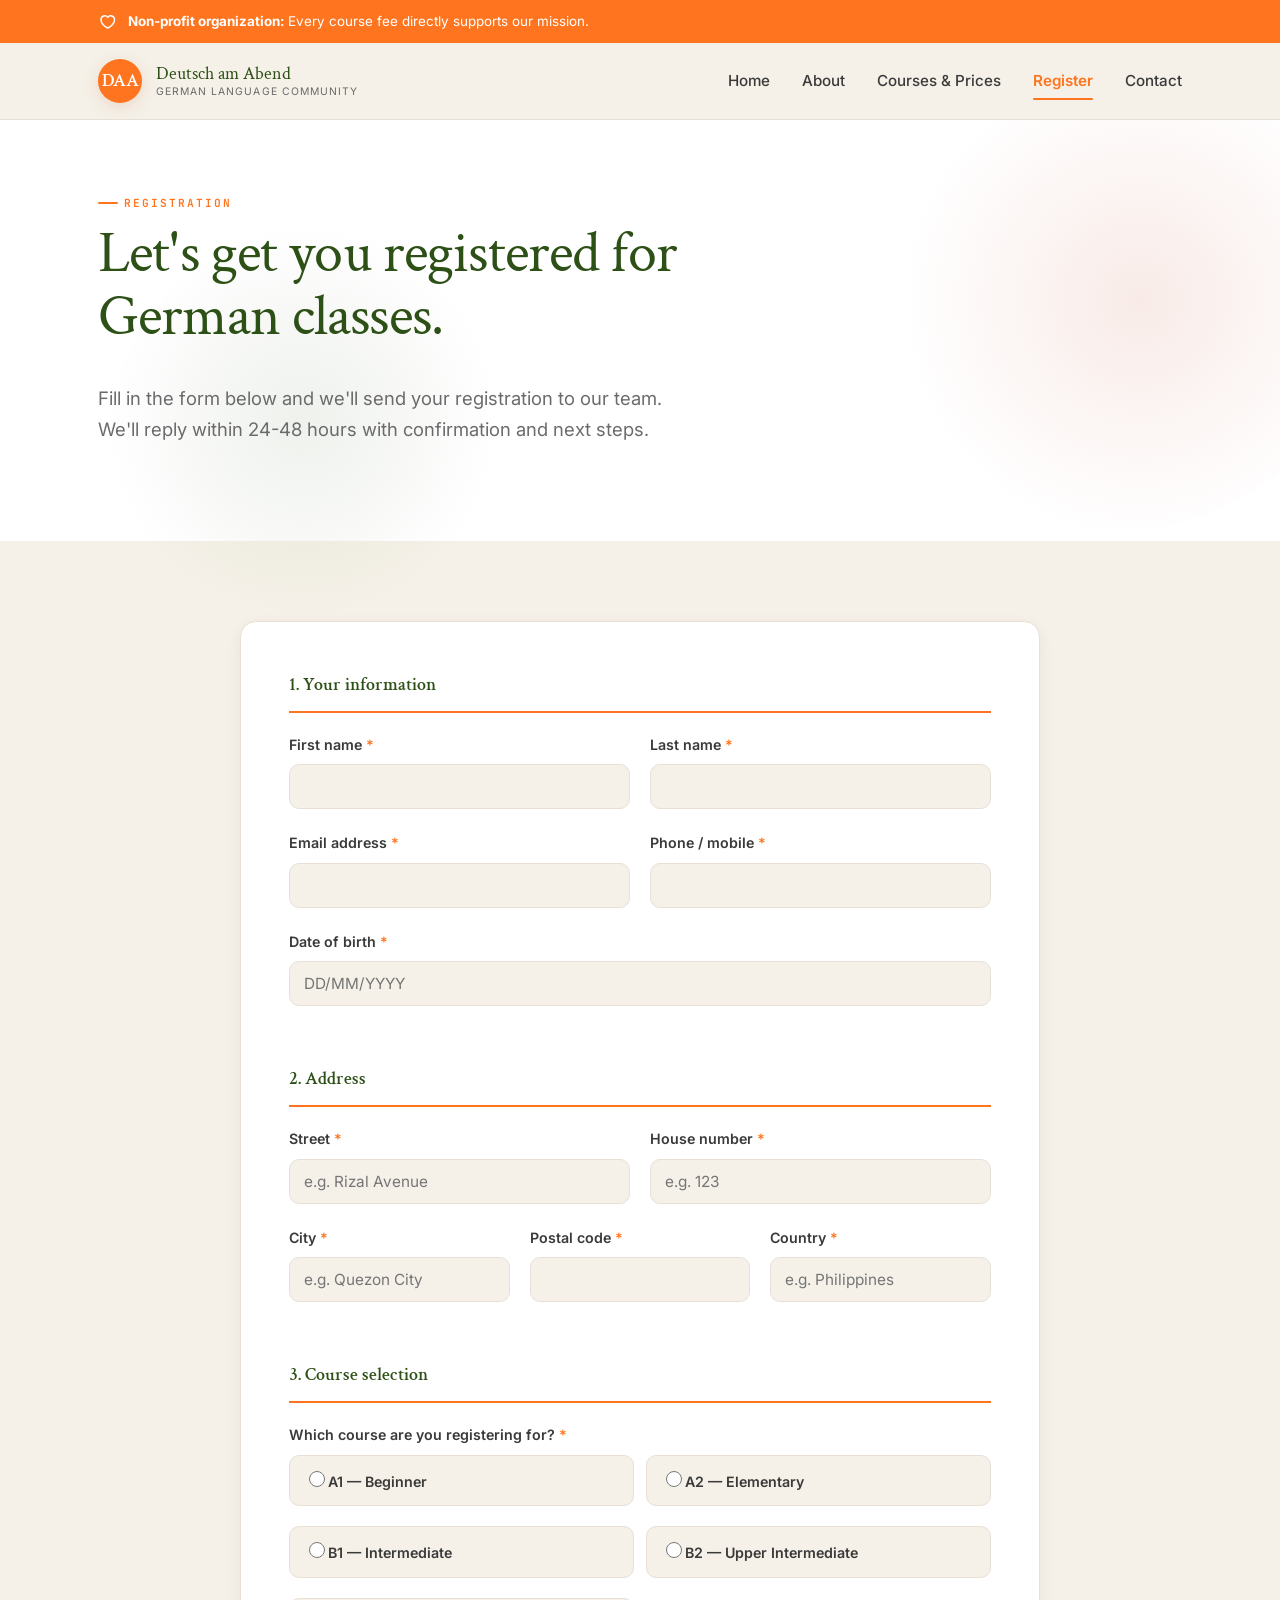
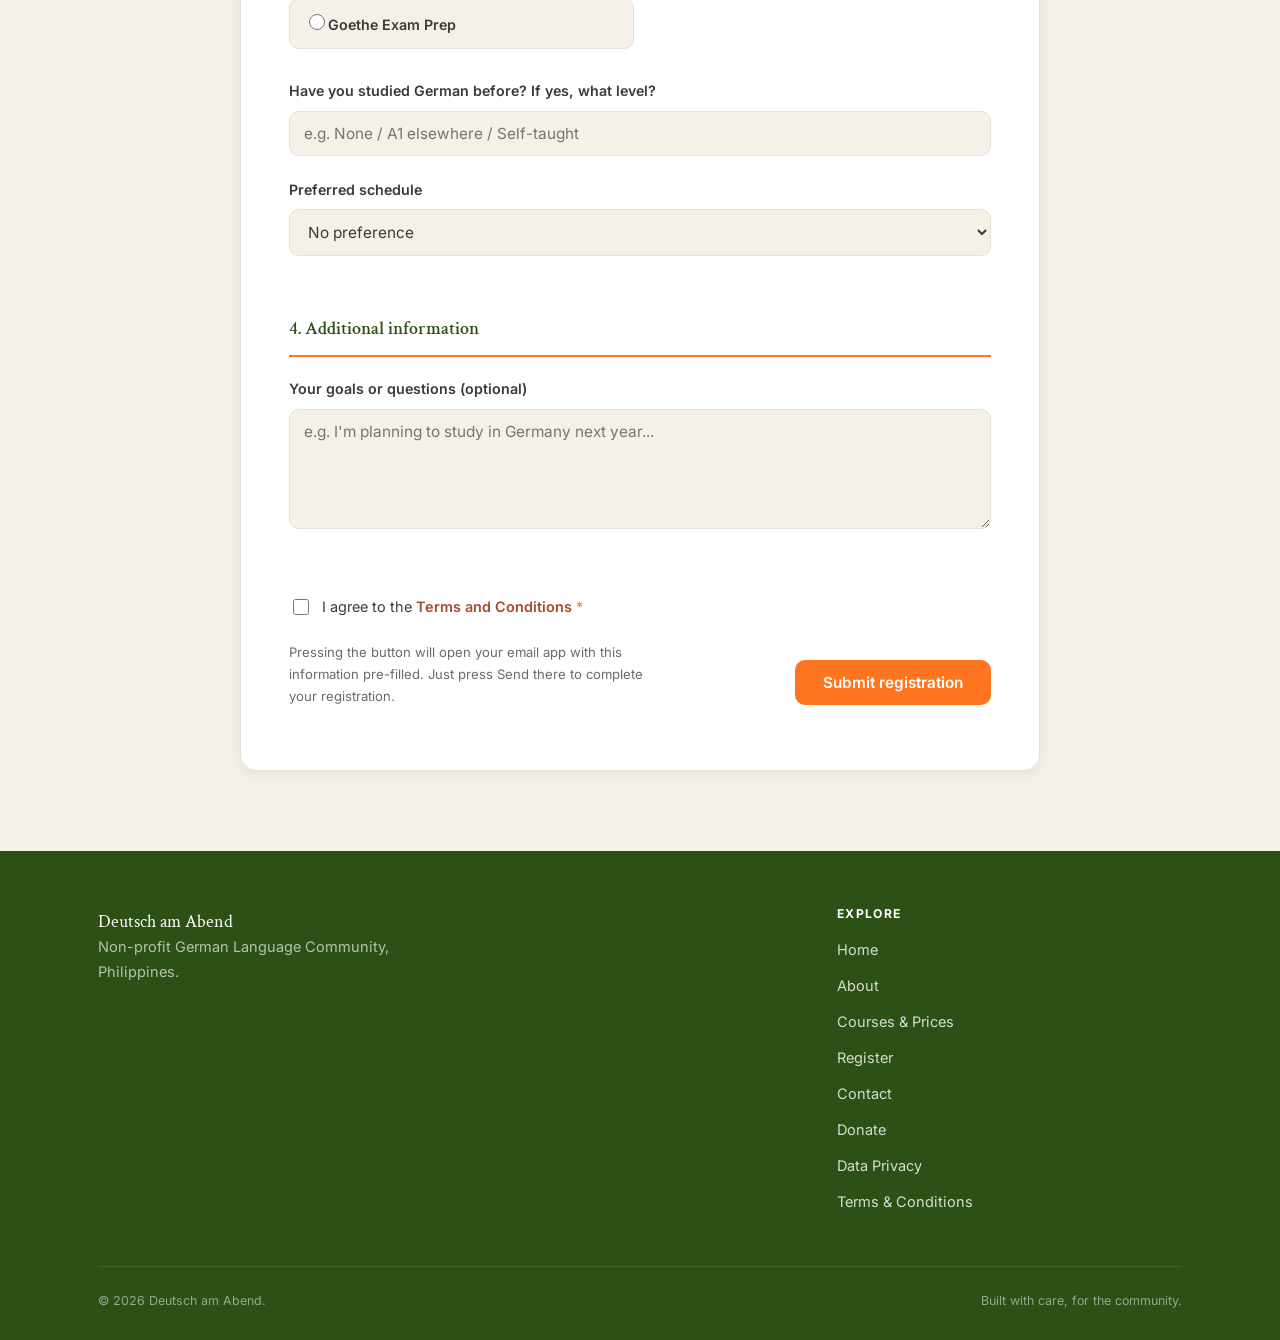
<file: registration.html>
<!doctype html>
<html lang="en">
  <head>
    <meta charset="UTF-8" />
    <meta name="viewport" content="width=device-width, initial-scale=1.0" />
    <title>Register — Deutsch am Abend</title>
    <link rel="preconnect" href="https://fonts.googleapis.com" />
    <link
      href="https://fonts.googleapis.com/css2?family=Crimson+Text:wght@400;600;700&family=Inter:wght@400;500;600;700&family=JetBrains+Mono:wght@500;700&display=swap"
      rel="stylesheet"
    />
    <link rel="stylesheet" href="assets/style.css" />
  </head>
  <body>
    <a href="#main" class="skip-link">Skip to main content</a>

    <div class="np-banner">
      <div class="container">
        <svg
          width="18"
          height="18"
          viewBox="0 0 24 24"
          fill="none"
          stroke="currentColor"
          stroke-width="2"
        >
          <path
            d="M12 21s-8-4.5-8-11a5 5 0 0 1 9-3 5 5 0 0 1 9 3c0 6.5-8 11-8 11z"
          />
        </svg>
        <span
          ><strong>Non-profit organization:</strong> Every course fee directly
          supports our mission.</span
        >
      </div>
    </div>

    <header class="site-header">
      <div class="container">
        <a href="index.html" class="brand">
          <span class="brand-mark">DAA</span>
          <span class="brand-name"
            >Deutsch am Abend<small>German Language Community</small></span
          >
        </a>
        <button class="nav-toggle" aria-label="Open menu" aria-expanded="false">
          <svg
            viewBox="0 0 24 24"
            fill="none"
            stroke="currentColor"
            stroke-width="2"
          >
            <path d="M3 6h18M3 12h18M3 18h18" />
          </svg>
        </button>
        <nav class="main-nav" aria-label="Main">
          <a href="index.html">Home</a>
          <a href="about.html">About</a>
          <a href="services.html">Courses & Prices</a>
          <a href="registration.html" aria-current="page">Register</a>
          <a href="contact.html">Contact</a>
        </nav>
      </div>
    </header>

    <main id="main">
      <section class="hero" style="padding: 64px 0">
        <div class="container">
          <div class="hero-inner">
            <span class="eyebrow">Registration</span>
            <h1>Let's get you registered for German classes.</h1>
            <p class="lede">
              Fill in the form below and we'll send your registration to our
              team. We'll reply within 24-48 hours with confirmation and next
              steps.
            </p>
          </div>
        </div>
      </section>

      <section class="section-cream">
        <div class="container">
          <div class="form-shell">
            <form id="reg-form" novalidate>
              <fieldset>
                <legend>1. Your information</legend>
                <div class="field-row">
                  <div class="field">
                    <label for="firstname"
                      >First name <span class="required-mark">*</span></label
                    >
                    <input
                      type="text"
                      id="firstname"
                      name="firstname"
                      autocomplete="given-name"
                      required
                    />
                  </div>
                  <div class="field">
                    <label for="lastname"
                      >Last name <span class="required-mark">*</span></label
                    >
                    <input
                      type="text"
                      id="lastname"
                      name="lastname"
                      autocomplete="family-name"
                      required
                    />
                  </div>
                </div>
                <div class="field-row">
                  <div class="field">
                    <label for="email"
                      >Email address <span class="required-mark">*</span></label
                    >
                    <input
                      type="email"
                      id="email"
                      name="email"
                      autocomplete="email"
                      required
                    />
                  </div>
                  <div class="field">
                    <label for="phone"
                      >Phone / mobile
                      <span class="required-mark">*</span></label
                    >
                    <input
                      type="tel"
                      id="phone"
                      name="phone"
                      autocomplete="tel"
                      required
                    />
                  </div>
                </div>
                <div class="field">
                  <label for="dob">Date of birth <span class="required-mark">*</span></label>
                  <input
                    type="text"
                    id="dob"
                    name="dob"
                    placeholder="DD/MM/YYYY"
                    required
                  />
                </div>
              </fieldset>

              <fieldset>
                <legend>2. Address</legend>
                <div class="field-row">
                  <div class="field">
                    <label for="street"
                      >Street <span class="required-mark">*</span></label
                    >
                    <input
                      type="text"
                      id="street"
                      name="street"
                      autocomplete="address-line1"
                      placeholder="e.g. Rizal Avenue"
                      required
                    />
                  </div>
                  <div class="field">
                    <label for="housenumber"
                      >House number <span class="required-mark">*</span></label
                    >
                    <input
                      type="text"
                      id="housenumber"
                      name="housenumber"
                      autocomplete="address-line2"
                      placeholder="e.g. 123"
                      required
                    />
                  </div>
                </div>
                <div class="field-row-3">
                  <div class="field">
                    <label for="city"
                      >City <span class="required-mark">*</span></label
                    >
                    <input
                      type="text"
                      id="city"
                      name="city"
                      autocomplete="address-level2"
                      placeholder="e.g. Quezon City"
                      required
                    />
                  </div>
                  <div class="field">
                    <label for="postalcode"
                      >Postal code <span class="required-mark">*</span></label
                    >
                    <input
                      type="text"
                      id="postalcode"
                      name="postalcode"
                      autocomplete="postal-code"
                      required
                    />
                  </div>
                  <div class="field">
                    <label for="country"
                      >Country <span class="required-mark">*</span></label
                    >
                    <input
                      type="text"
                      id="country"
                      name="country"
                      autocomplete="country-name"
                      placeholder="e.g. Philippines"
                      required
                    />
                  </div>
                </div>
              </fieldset>

              <fieldset>
                <legend>3. Course selection</legend>
                <div class="field">
                  <label
                    >Which course are you registering for?
                    <span class="required-mark">*</span></label
                  >
                  <div class="radio-grid">
                    <label class="radio-card"
                      ><input
                        type="radio"
                        name="course"
                        value="A1 — Beginner"
                        required
                      /><span>A1 — Beginner</span></label
                    >
                    <label class="radio-card"
                      ><input
                        type="radio"
                        name="course"
                        value="A2 — Elementary"
                        required
                      /><span>A2 — Elementary</span></label
                    >
                    <label class="radio-card"
                      ><input
                        type="radio"
                        name="course"
                        value="B1 — Intermediate"
                        required
                      /><span>B1 — Intermediate</span></label
                    >
                    <label class="radio-card"
                      ><input
                        type="radio"
                        name="course"
                        value="B2 — Upper Intermediate"
                        required
                      /><span>B2 — Upper Intermediate</span></label
                    >
                    <label class="radio-card"
                      ><input
                        type="radio"
                        name="course"
                        value="Goethe-Zertifikat Exam Prep"
                        required
                      /><span>Goethe Exam Prep</span></label
                    >
                  </div>
                </div>
                <div class="field">
                  <label for="priorlevel"
                    >Have you studied German before? If yes, what level?</label
                  >
                  <input
                    type="text"
                    id="priorlevel"
                    name="priorlevel"
                    placeholder="e.g. None / A1 elsewhere / Self-taught"
                  />
                </div>
                <div class="field">
                  <label for="schedule">Preferred schedule</label>
                  <select id="schedule" name="schedule">
                    <option value="">No preference</option>
                    <option value="Weekday evenings">Weekday evenings</option>
                    <option value="Weekend mornings">Weekend mornings</option>
                    <option value="Weekend afternoons">
                      Weekend afternoons
                    </option>
                  </select>
                </div>
              </fieldset>

              <fieldset>
                <legend>4. Additional information</legend>
                <div class="field">
                  <label for="goals">Your goals or questions (optional)</label>
                  <textarea
                    id="goals"
                    name="goals"
                    placeholder="e.g. I'm planning to study in Germany next year..."
                  ></textarea>
                </div>
              </fieldset>

              <div class="terms-check">
                <input type="checkbox" id="terms" name="terms" required />
                <label for="terms"
                  >I agree to the
                  <a href="terms.html" target="_blank" rel="noopener"
                    >Terms and Conditions</a
                  >
                  <span class="required-mark">*</span></label
                >
              </div>

              <div class="form-foot">
                <p class="form-note">
                  Pressing the button will open your email app with this
                  information pre-filled. Just press Send there to complete
                  your registration.
                </p>
                <button type="submit" class="btn btn-primary">
                  Submit registration
                </button>
              </div>
            </form>
          </div>
        </div>
      </section>
    </main>

    <footer class="site-footer">
      <div class="container">
        <div class="footer-grid">
          <div class="footer-brand">
            <span class="brand-name" style="color: #fff">Deutsch am Abend</span>
            <p>Non-profit German Language Community, Philippines.</p>
          </div>
          <div>
            <h4>Explore</h4>
            <ul>
              <li><a href="index.html">Home</a></li>
              <li><a href="about.html">About</a></li>
              <li><a href="services.html">Courses & Prices</a></li>
              <li><a href="registration.html">Register</a></li>
              <li><a href="contact.html">Contact</a></li>
              <li><a href="donate.html">Donate</a></li>
              <li><a href="data-privacy.html">Data Privacy</a></li>
              <li><a href="terms.html">Terms &amp; Conditions</a></li>
            </ul>
          </div>
        </div>
        <div class="footer-bottom">
          <span>© 2026 Deutsch am Abend.</span>
          <span>Built with care, for the community.</span>
        </div>
      </div>
    </footer>

    <script src="assets/registration-mailto.js"></script>
    <script src="assets/main.js"></script>
  </body>
</html>
</file>
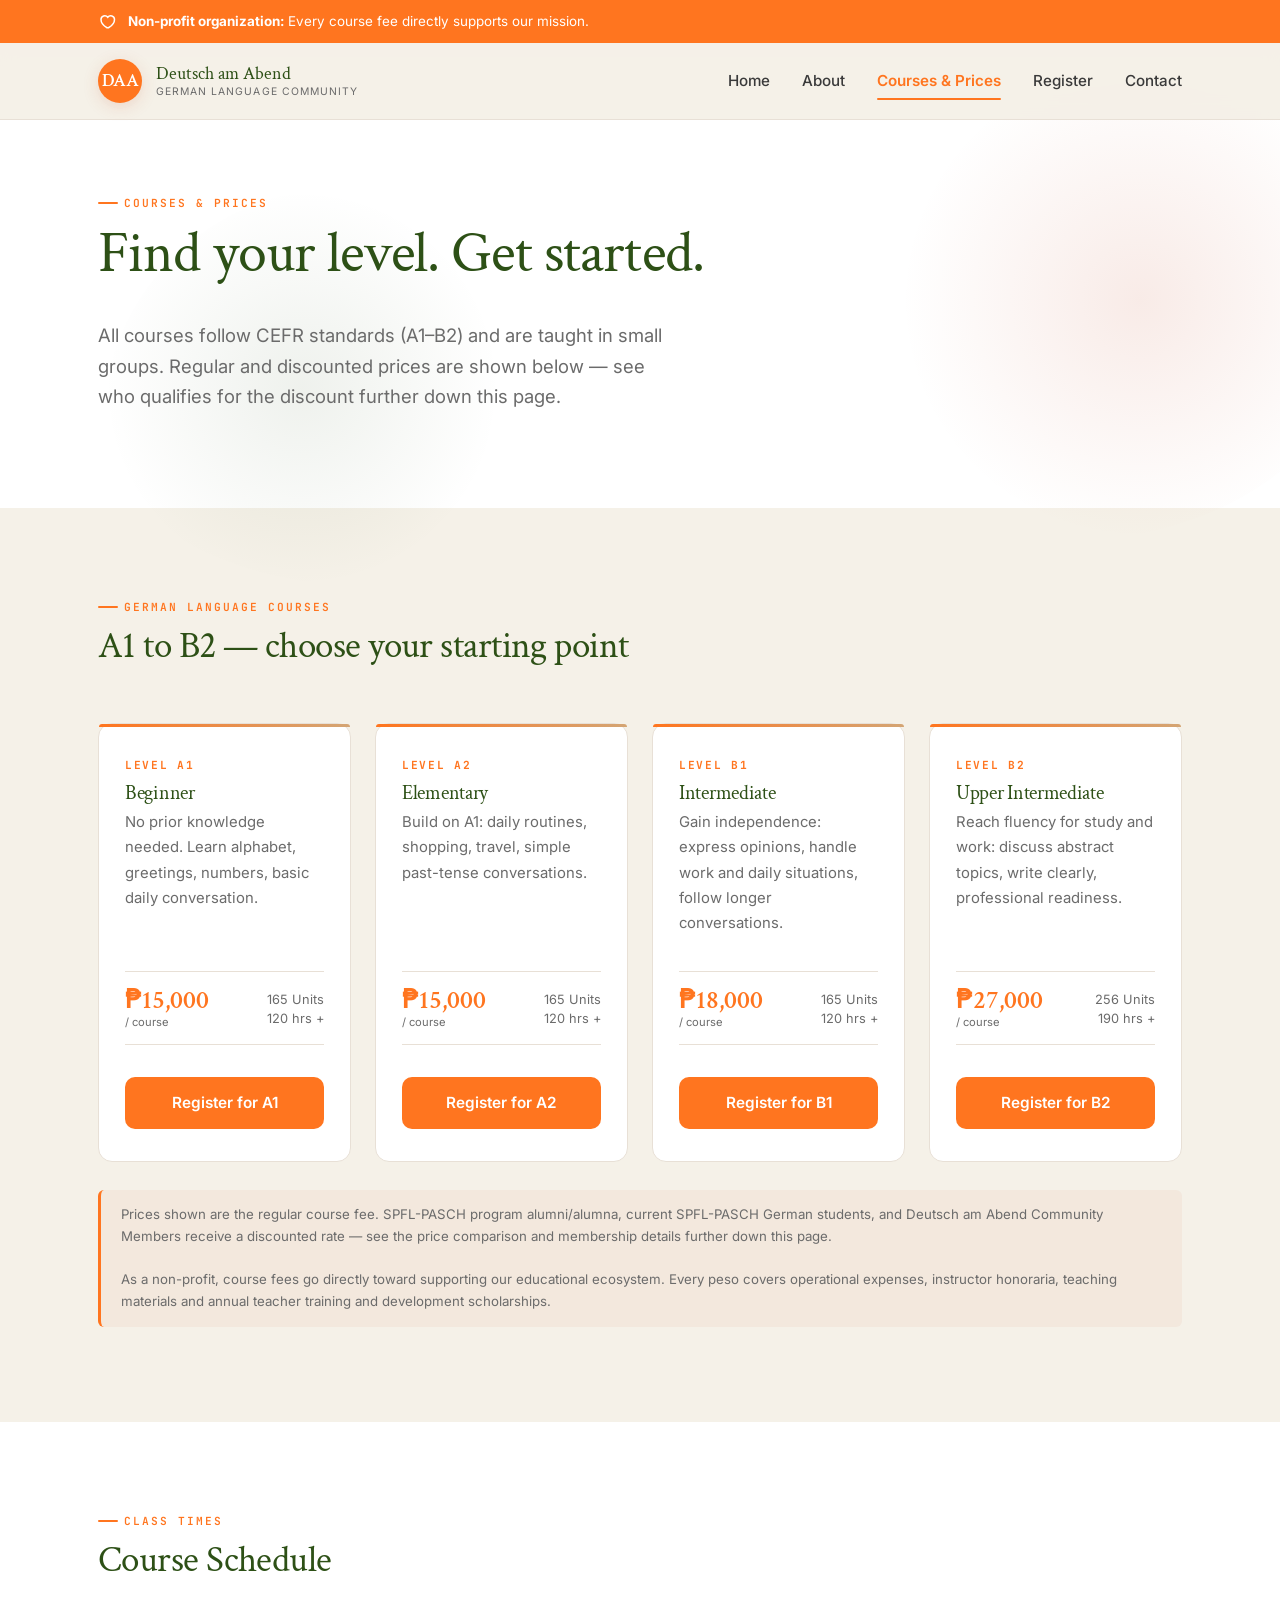
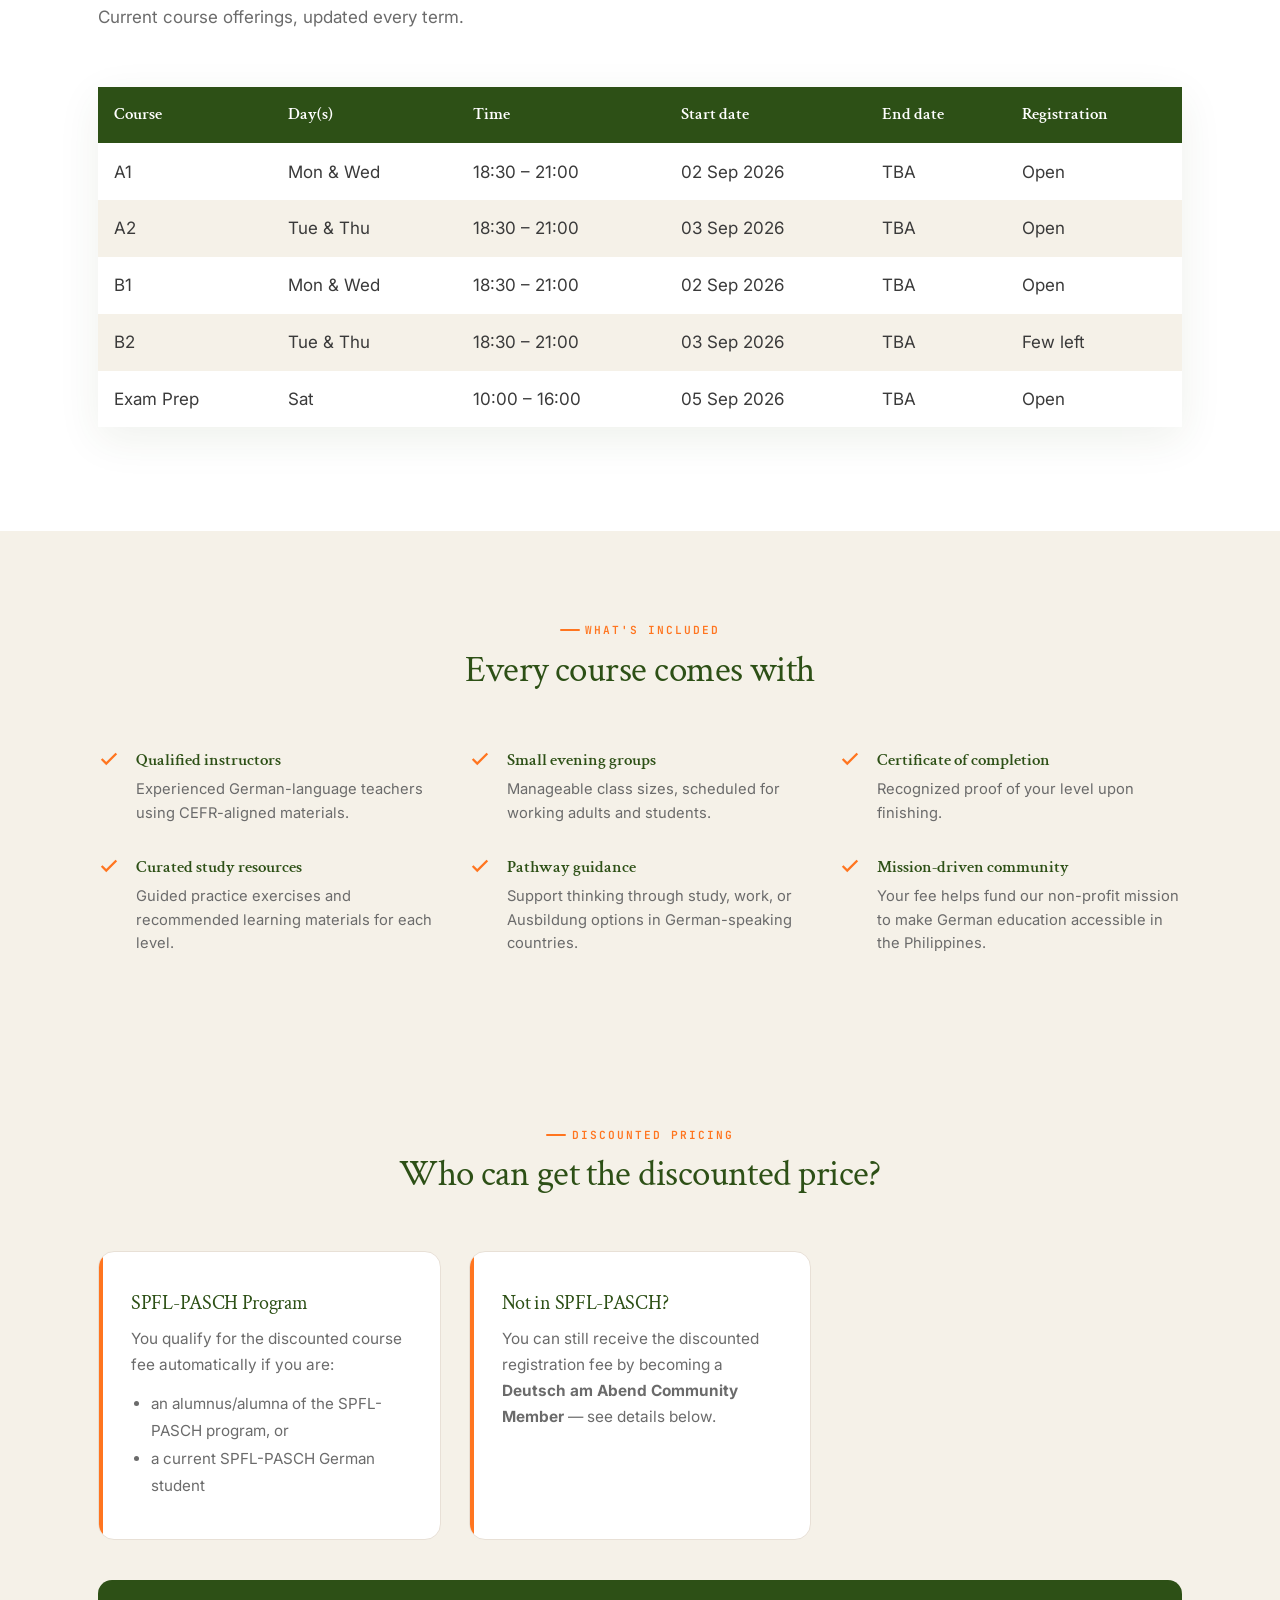
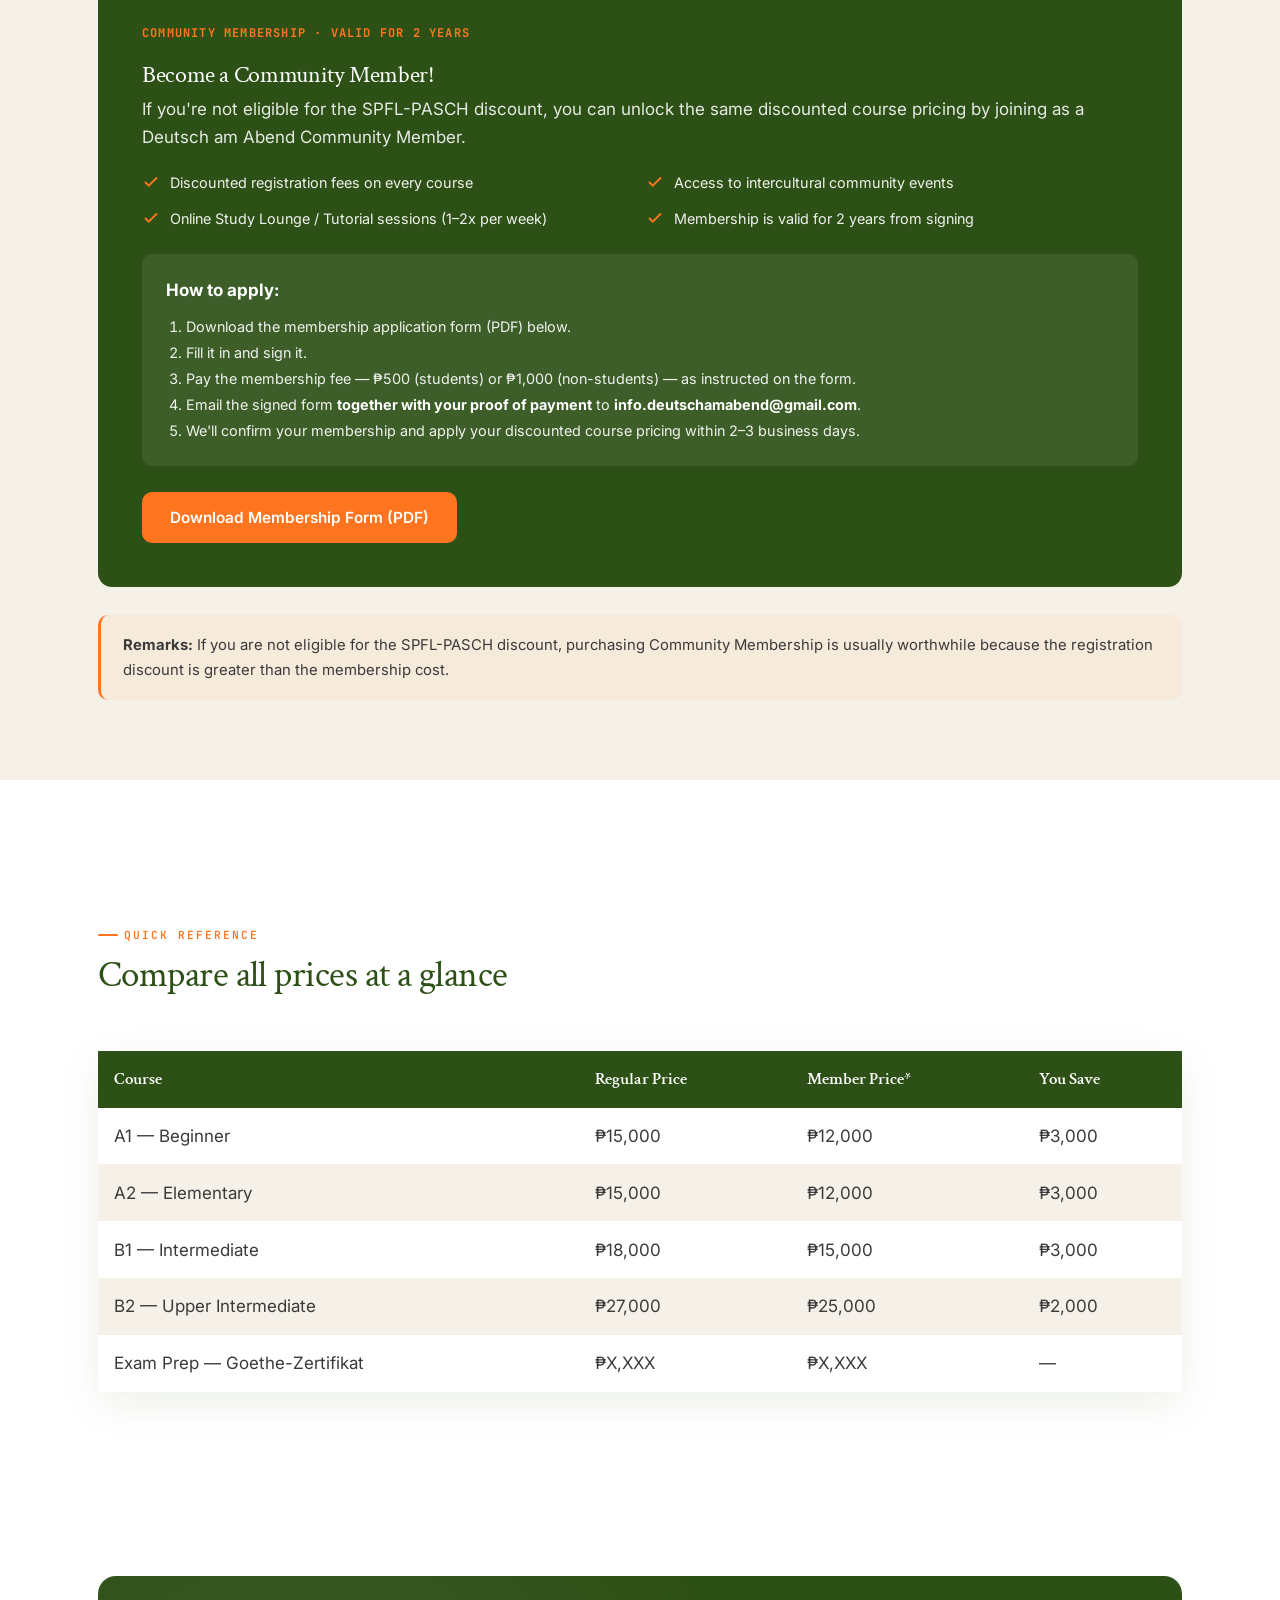
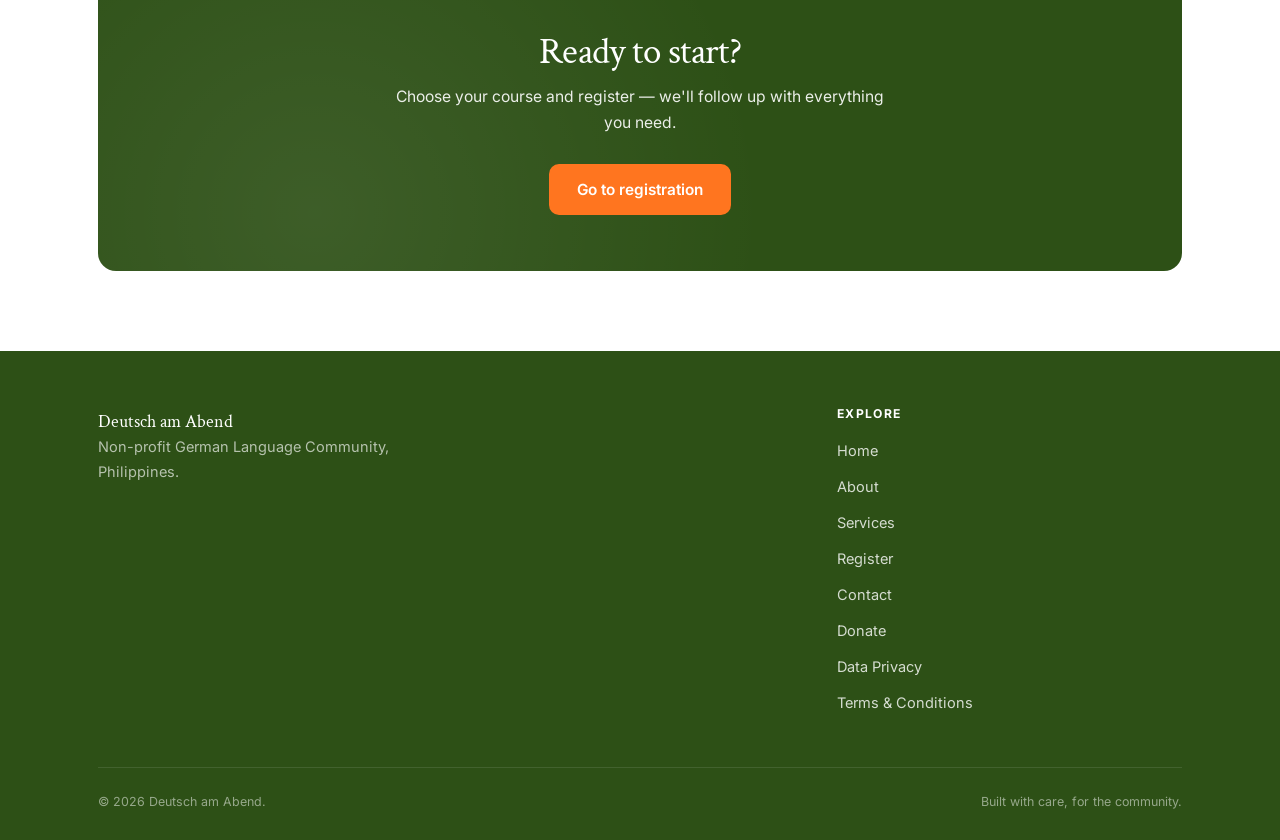
<file: services.html>
<!doctype html>
<html lang="en">
  <head>
    <meta charset="UTF-8" />
    <meta name="viewport" content="width=device-width, initial-scale=1.0" />
    <title>Courses & Prices — Deutsch am Abend</title>
    <link rel="preconnect" href="https://fonts.googleapis.com" />
    <link
      href="https://fonts.googleapis.com/css2?family=Crimson+Text:wght@400;600;700&family=Inter:wght@400;500;600;700&family=JetBrains+Mono:wght@500;700&display=swap"
      rel="stylesheet"
    />
    <link rel="stylesheet" href="assets/style.css" />
  </head>
  <body>
    <a href="#main" class="skip-link">Skip to main content</a>

    <div class="np-banner">
      <div class="container">
        <svg
          width="18"
          height="18"
          viewBox="0 0 24 24"
          fill="none"
          stroke="currentColor"
          stroke-width="2"
        >
          <path
            d="M12 21s-8-4.5-8-11a5 5 0 0 1 9-3 5 5 0 0 1 9 3c0 6.5-8 11-8 11z"
          />
        </svg>
        <span
          ><strong>Non-profit organization:</strong> Every course fee directly
          supports our mission.</span
        >
      </div>
    </div>

    <header class="site-header">
      <div class="container">
        <a href="index.html" class="brand">
          <span class="brand-mark">DAA</span>
          <span class="brand-name"
            >Deutsch am Abend<small>German Language Community</small></span
          >
        </a>
        <button class="nav-toggle" aria-label="Open menu" aria-expanded="false">
          <svg
            viewBox="0 0 24 24"
            fill="none"
            stroke="currentColor"
            stroke-width="2"
          >
            <path d="M3 6h18M3 12h18M3 18h18" />
          </svg>
        </button>
        <nav class="main-nav" aria-label="Main">
          <a href="index.html">Home</a>
          <a href="about.html">About</a>
          <a href="services.html" aria-current="page">Courses & Prices</a>
          <a href="registration.html">Register</a>
          <a href="contact.html">Contact</a>
        </nav>
      </div>
    </header>

    <main id="main">
      <section class="hero" style="padding: 64px 0">
        <div class="container">
          <div class="hero-inner">
            <span class="eyebrow">Courses & Prices</span>
            <h1>Find your level. Get started.</h1>
            <p class="lede">
              All courses follow CEFR standards (A1–B2) and are taught in small
              groups. Regular and discounted prices are shown below —
              see who qualifies for the discount further down this page.
            </p>
          </div>
        </div>
      </section>

      <section class="section-cream">
        <div class="container">
          <div class="section-head">
            <span class="eyebrow">German Language Courses</span>
            <h2>A1 to B2 — choose your starting point</h2>
          </div>

          <div class="course-grid">
            <div class="course-card">
              <span class="course-level">Level A1</span>
              <h3>Beginner</h3>
              <p class="desc">
                No prior knowledge needed. Learn alphabet, greetings, numbers,
                basic daily conversation.
              </p>
              <div class="course-meta">
                <span class="price">₱15,000 <small>/ course</small></span>
                <span class="duration">165 Units<br />120 hrs +</span>
              </div>
              <a href="registration.html?course=A1" class="btn btn-primary"
                >Register for A1</a
              >
            </div>

            <div class="course-card">
              <span class="course-level">Level A2</span>
              <h3>Elementary</h3>
              <p class="desc">
                Build on A1: daily routines, shopping, travel, simple past-tense
                conversations.
              </p>
              <div class="course-meta">
                <span class="price">₱15,000 <small>/ course</small></span>
                <span class="duration"> 165 Units<br />120 hrs +</span>
              </div>
              <a href="registration.html?course=A2" class="btn btn-primary"
                >Register for A2</a
              >
            </div>

            <div class="course-card">
              <span class="course-level">Level B1</span>
              <h3>Intermediate</h3>
              <p class="desc">
                Gain independence: express opinions, handle work and daily
                situations, follow longer conversations.
              </p>
              <div class="course-meta">
                <span class="price">₱18,000 <small>/ course</small></span>
                <span class="duration">165 Units<br />120 hrs +</span>
              </div>
              <a href="registration.html?course=B1" class="btn btn-primary"
                >Register for B1</a
              >
            </div>

            <div class="course-card">
              <span class="course-level">Level B2</span>
              <h3>Upper Intermediate</h3>
              <p class="desc">
                Reach fluency for study and work: discuss abstract topics, write
                clearly, professional readiness.
              </p>
              <div class="course-meta">
                <span class="price">₱27,000 <small>/ course</small></span>
                <span class="duration">256 Units<br />190 hrs +</span>
              </div>
              <a href="registration.html?course=B2" class="btn btn-primary"
                >Register for B2</a
              >
            </div>

            <!-- <div class="course-card">
              <span class="course-level">Exam Prep</span>
              <h3>Goethe-Zertifikat</h3>
              <p class="desc">
                Mock exams, speaking practice, and exam-day strategy with
                experienced instructors.
              </p>
              <div class="course-meta">
                <span class="price">₱X,XXX <small>/ course</small></span>
                <span class="duration">≈ 6 weeks<br />2x / week</span>
              </div>
              <a
                href="registration.html?course=Exam-Prep"
                class="btn btn-primary"
                >Register for Exam Prep</a
              >
            </div> -->
          </div>

          <p class="price-note">
            Prices shown are the regular course fee. SPFL-PASCH program
            alumni/alumna, current SPFL-PASCH German students, and Deutsch am
            Abend Community Members receive a discounted rate — see the price
            comparison and membership details further down this page. <br>
            <br>
            As a non-profit, course fees go directly toward supporting our educational ecosystem. Every peso covers  operational expenses, instructor honoraria, 
            teaching materials and annual teacher training and development scholarships.
          </p>

          
          </div>
        </div>
      </section>

      <!-- SCHEDULE TABLE -->
      <section class="section-paper">
        <div class="container">
          <div class="section-head">
            <span class="eyebrow">Class Times</span>
            <h2>Course Schedule</h2>
            <p style="color: var(--slate); margin-top: 8px">
              Current course offerings, updated every term.
            </p>
          </div>

          <div class="schedule-wrap">
            <table class="schedule" aria-label="Course schedule">
              <thead>
                <tr>
                  <th>Course</th>
                  <th>Day(s)</th>
                  <th>Time</th>
                  <th>Start date</th>
                  <th>End date</th>
                  <th>Registration</th>
                </tr>
              </thead>
              <tbody>
                <!-- [EDIT: schedule rows below — change freely] -->
                <tr>
                  <td>A1</td>
                  <td>Mon &amp; Wed</td>
                  <td>18:30 – 21:00</td>
                  <td>02 Sep 2026</td>
                  <td>TBA</td>
                  <td>Open</td>
                </tr>
                <tr>
                  <td>A2</td>
                  <td>Tue &amp; Thu</td>
                  <td>18:30 – 21:00</td>
                  <td>03 Sep 2026</td>
                  <td>TBA</td>
                  <td>Open</td>
                </tr>
                <tr>
                  <td>B1</td>
                  <td>Mon &amp; Wed</td>
                  <td>18:30 – 21:00</td>
                  <td>02 Sep 2026</td>
                  <td>TBA</td>
                  <td>Open</td>
                </tr>
                <tr>
                  <td>B2</td>
                  <td>Tue &amp; Thu</td>
                  <td>18:30 – 21:00</td>
                  <td>03 Sep 2026</td>
                  <td>TBA</td>
                  <td>Few left</td>
                </tr>
                <tr>
                  <td>Exam Prep</td>
                  <td>Sat</td>
                  <td>10:00 – 16:00</td>
                  <td>05 Sep 2026</td>
                  <td>TBA</td>
                  <td>Open</td>
                </tr>
                <!-- /EDIT -->
              </tbody>
            </table>
          </div>
        </div>
      </section>

      <section class="section-cream">
        <div class="container">
          <div class="section-head center">
            <span class="eyebrow">What's included</span>
            <h2>Every course comes with</h2>
          </div>
          <div class="included">
            <div class="included-item">
              <svg
                width="24"
                height="24"
                viewBox="0 0 24 24"
                fill="none"
                stroke="currentColor"
                stroke-width="2.5"
              >
                <path d="M20 6 9 17l-5-5" />
              </svg>
              <div>
                <strong>Qualified instructors</strong>
                <p>
                  Experienced German-language teachers using CEFR-aligned
                  materials.
                </p>
              </div>
            </div>
            <div class="included-item">
              <svg
                width="24"
                height="24"
                viewBox="0 0 24 24"
                fill="none"
                stroke="currentColor"
                stroke-width="2.5"
              >
                <path d="M20 6 9 17l-5-5" />
              </svg>
              <div>
                <strong>Small evening groups</strong>
                <p>
                  Manageable class sizes, scheduled for working adults and
                  students.
                </p>
              </div>
            </div>
            <div class="included-item">
              <svg
                width="24"
                height="24"
                viewBox="0 0 24 24"
                fill="none"
                stroke="currentColor"
                stroke-width="2.5"
              >
                <path d="M20 6 9 17l-5-5" />
              </svg>
              <div>
                <strong>Certificate of completion</strong>
                <p>Recognized proof of your level upon finishing.</p>
              </div>
            </div>
            <div class="included-item">
              <svg
                width="24"
                height="24"
                viewBox="0 0 24 24"
                fill="none"
                stroke="currentColor"
                stroke-width="2.5"
              >
                <path d="M20 6 9 17l-5-5" />
              </svg>
              <div>
                <strong>Curated study resources</strong>
                <p>
                  Guided practice exercises and recommended learning materials
                  for each level.
                </p>
              </div>
            </div>
            <div class="included-item">
              <svg
                width="24"
                height="24"
                viewBox="0 0 24 24"
                fill="none"
                stroke="currentColor"
                stroke-width="2.5"
              >
                <path d="M20 6 9 17l-5-5" />
              </svg>
              <div>
                <strong>Pathway guidance</strong>
                <p>
                  Support thinking through study, work, or Ausbildung options in
                  German-speaking countries.
                </p>
              </div>
            </div>
            <div class="included-item">
              <svg
                width="24"
                height="24"
                viewBox="0 0 24 24"
                fill="none"
                stroke="currentColor"
                stroke-width="2.5"
              >
                <path d="M20 6 9 17l-5-5" />
              </svg>
              <div>
                <strong>Mission-driven community</strong>
                <p>
                  Your fee helps fund our non-profit mission to make German
                  education accessible in the Philippines.
                </p>
              </div>
            </div>
          </div>
        </div>
      </section>

      <section class="section-cream" id="membership">
        <div class="container">
          <div class="section-head center">
            <span class="eyebrow">Discounted Pricing</span>
            <h2>Who can get the discounted price?</h2>
          </div>

          <div class="cards-grid">
            
            <div class="card">
              <h3>SPFL-PASCH Program</h3>
              <p>
                You qualify for the discounted course fee automatically if you
                are:
              </p>
              <ul
                style="
                  margin: 12px 0 0;
                  padding-left: 20px;
                  color: var(--slate);
                  font-size: 0.95rem;
                  line-height: 1.8;
                "
              >
                <li>an alumnus/alumna of the SPFL-PASCH program, or</li>
                <li>a current SPFL-PASCH German student</li>
              </ul>
            </div>
            <div class="card">
              <h3>Not in SPFL-PASCH?</h3>
              <p>
                You can still receive the discounted registration fee by
                becoming a <strong>Deutsch am Abend Community Member</strong> —
                see details below.
              </p>
            </div>

          </div>

          <div class="membership-card" style="margin-top: 40px">
            <div class="member-tagline">
              Community Membership · Valid for 2 years
            </div>
            <h3>Become a Community Member!</h3>
            <p>
              If you're not eligible for the SPFL-PASCH discount, you can unlock
              the same discounted course pricing by joining as a Deutsch am
              Abend Community Member.
            </p>

            <!-- <div class="membership-pricing">
              <div class="membership-price-row">
                <span class="price-amount">₱500</span>
                <span class="price-for">For students</span>
              </div>
              <div class="membership-price-row">
                <span class="price-amount">₱1,000</span>
                <span class="price-for">For non-students</span>
              </div>
            </div> -->

            <ul class="membership-benefit-list">
              <li>
                <svg
                  width="18"
                  height="18"
                  viewBox="0 0 24 24"
                  fill="none"
                  stroke="currentColor"
                  stroke-width="2.5"
                >
                  <path d="M20 6 9 17l-5-5" />
                </svg>
                <span>Discounted registration fees on every course</span>
              </li>
              <li>
                <svg
                  width="18"
                  height="18"
                  viewBox="0 0 24 24"
                  fill="none"
                  stroke="currentColor"
                  stroke-width="2.5"
                >
                  <path d="M20 6 9 17l-5-5" />
                </svg>
                <span>Access to intercultural community events</span>
              </li>
              <li>
                <svg
                  width="18"
                  height="18"
                  viewBox="0 0 24 24"
                  fill="none"
                  stroke="currentColor"
                  stroke-width="2.5"
                >
                  <path d="M20 6 9 17l-5-5" />
                </svg>
                <span
                  >Online Study Lounge / Tutorial sessions (1–2x per week)</span
                >
              </li>
              <li>
                <svg
                  width="18"
                  height="18"
                  viewBox="0 0 24 24"
                  fill="none"
                  stroke="currentColor"
                  stroke-width="2.5"
                >
                  <path d="M20 6 9 17l-5-5" />
                </svg>
                <span>Membership is valid for 2 years from signing</span>
              </li>
            </ul>

            <div class="membership-steps">
              <strong>How to apply:</strong>
              <ol>
                <li>Download the membership application form (PDF) below.</li>
                <li>Fill it in and sign it.</li>
                <li>
                  Pay the membership fee — ₱500 (students) or ₱1,000
                  (non-students) — as instructed on the form.
                </li>
                <li>
                  Email the signed form
                  <strong>together with your proof of payment</strong> to
                  <strong>info.deutschamabend@gmail.com</strong>.
                </li>
                <li>
                  We'll confirm your membership and apply your discounted course
                  pricing within 2–3 business days.
                </li>
              </ol>
            </div>

            <div style="margin-top: 26px">
              <a
                href="downloads/membership-application-form.pdf"
                class="btn btn-primary"
                download
                >Download Membership Form (PDF)</a
              >
            </div>
          </div>

          <div
            style="
              margin-top: 28px;
              padding: 18px 22px;
              background: rgba(255, 117, 31, 0.06);
              border-radius: 10px;
              border-left: 3px solid var(--orange);
            "
          >
            <p style="margin: 0; color: var(--charcoal); font-size: 0.93rem">
              <strong>Remarks:</strong> If you are not eligible for the
              SPFL-PASCH discount, purchasing Community Membership is usually
              worthwhile because the registration discount is greater than the
              membership cost.
            </p>
          </div>
        </div>
      </section>

      <section class="section-paper">
        <div class="container">
          <div class="section-head" style="margin-top: 56px">
            <span class="eyebrow">Quick Reference</span>
            <h2>Compare all prices at a glance</h2>
          </div>

          <div class="schedule-wrap">
            <table
              class="schedule"
              aria-label="Price comparison by course level"
            >
              <thead>
                <tr>
                  <th>Course</th>
                  <th>Regular Price</th>
                  <th>Member Price*</th>
                  <th>You Save</th>
                </tr>
              </thead>
              <tbody>
                <tr>
                  <td>A1 — Beginner</td>
                  <td>₱15,000</td>
                  <td>₱12,000</td>
                  <td>₱3,000</td>
                </tr>
                <tr>
                  <td>A2 — Elementary</td>
                  <td>₱15,000</td>
                  <td>₱12,000</td>
                  <td>₱3,000</td>
                </tr>
                <tr>
                  <td>B1 — Intermediate</td>
                  <td>₱18,000</td>
                  <td>₱15,000</td>
                  <td>₱3,000</td>
                </tr>
                <tr>
                  <td>B2 — Upper Intermediate</td>
                  <td>₱27,000</td>
                  <td>₱25,000</td>
                  <td>₱2,000</td>
                </tr>
                <tr>
                  <td>Exam Prep — Goethe-Zertifikat</td>
                  <td>₱X,XXX</td>
                  <td>₱X,XXX</td>
                  <td>—</td>
                </tr>
              </tbody>
            </table>
          </div>
        </div>
      </section>

      <section class="section-paper">
        <div class="container">
          <div class="cta-band">
            <h2>Ready to start?</h2>
            <p>
              Choose your course and register — we'll follow up with everything
              you need.
            </p>
            <a href="registration.html" class="btn btn-primary"
              >Go to registration</a
            >
          </div>
        </div>
      </section>
    </main>

    <footer class="site-footer">
      <div class="container">
        <div class="footer-grid">
          <div class="footer-brand">
            <span class="brand-name" style="color: #fff">Deutsch am Abend</span>
            <p>Non-profit German Language Community, Philippines.</p>
          </div>
          <div>
            <h4>Explore</h4>
            <ul>
              <li><a href="index.html">Home</a></li>
              <li><a href="about.html">About</a></li>
              <li><a href="services.html">Services</a></li>
              <li><a href="registration.html">Register</a></li>
              <li><a href="contact.html">Contact</a></li>
              <li><a href="donate.html">Donate</a></li>
              <li><a href="data-privacy.html">Data Privacy</a></li>
              <li><a href="terms.html">Terms &amp; Conditions</a></li>
            </ul>
          </div>
        </div>
        <div class="footer-bottom">
          <span>© 2026 Deutsch am Abend.</span>
          <span>Built with care, for the community.</span>
        </div>
      </div>
    </footer>

    <script src="assets/main.js"></script>
  </body>
</html>
</file>
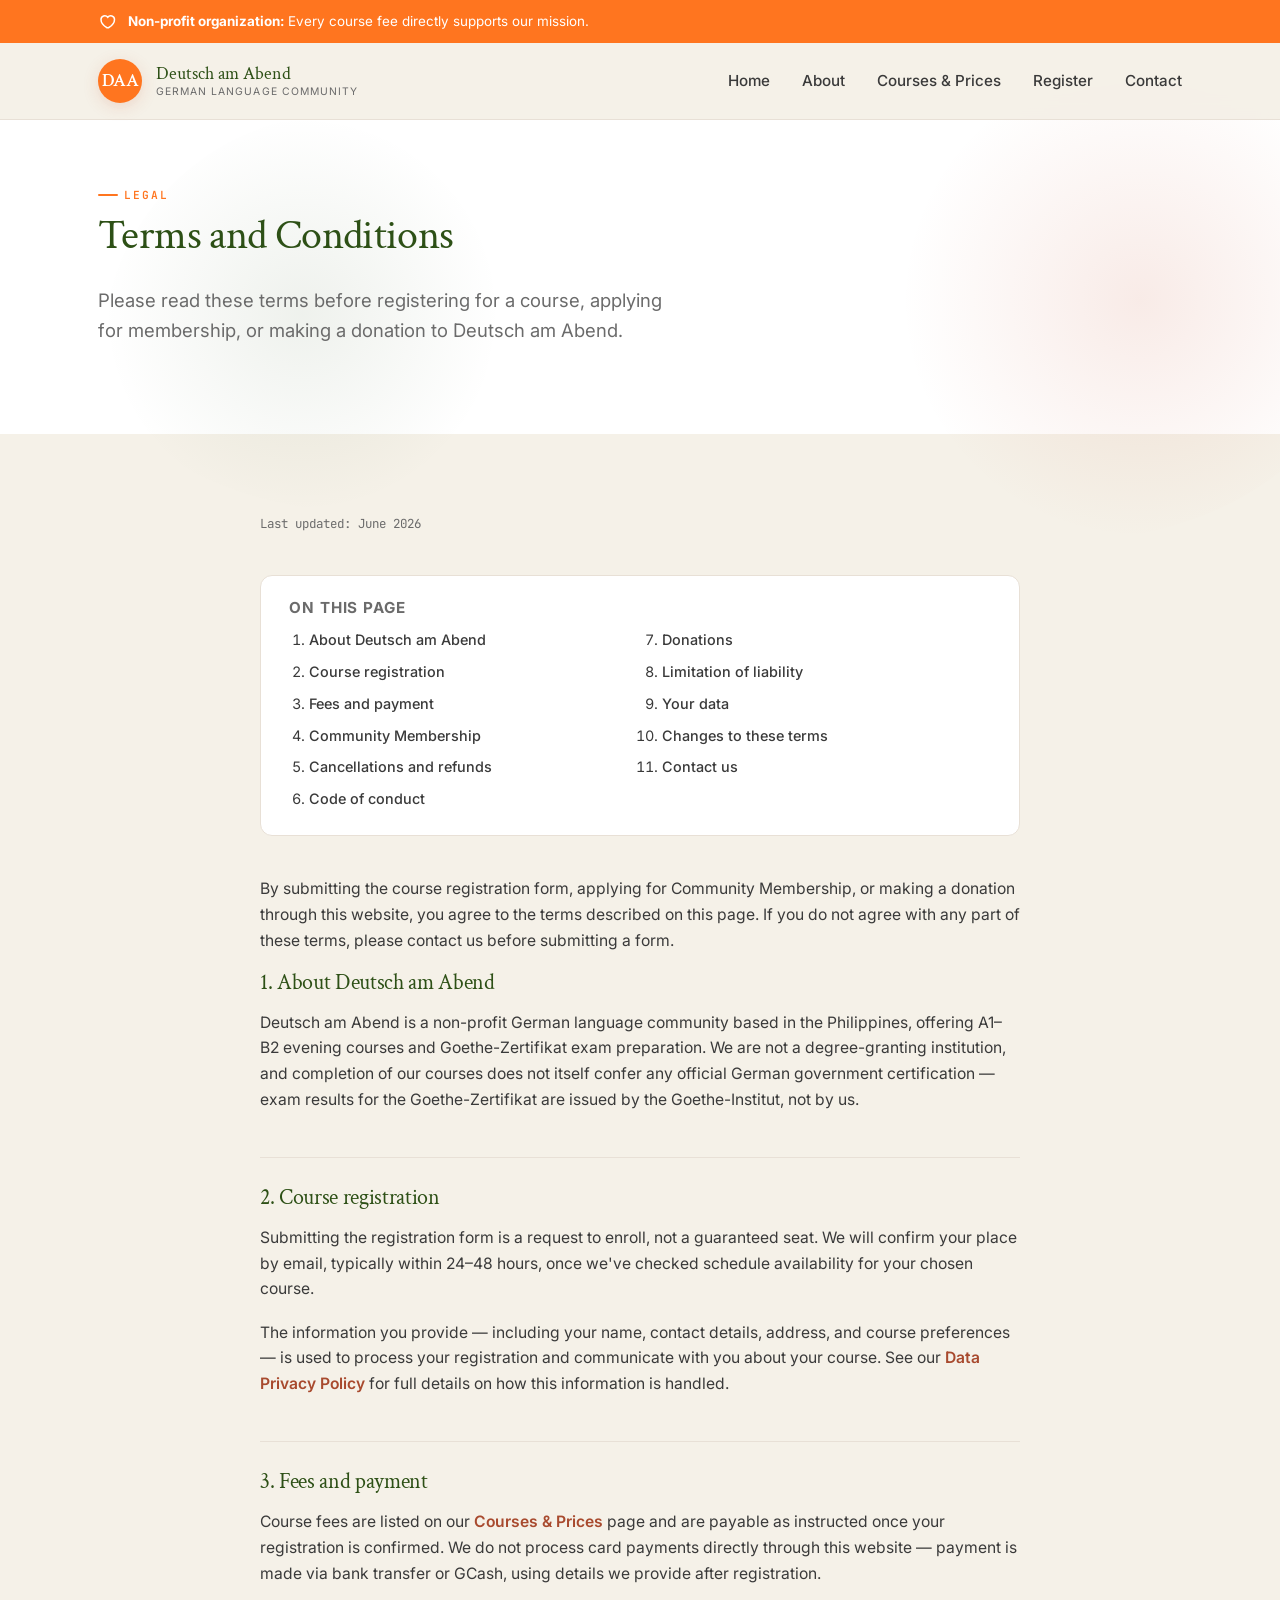
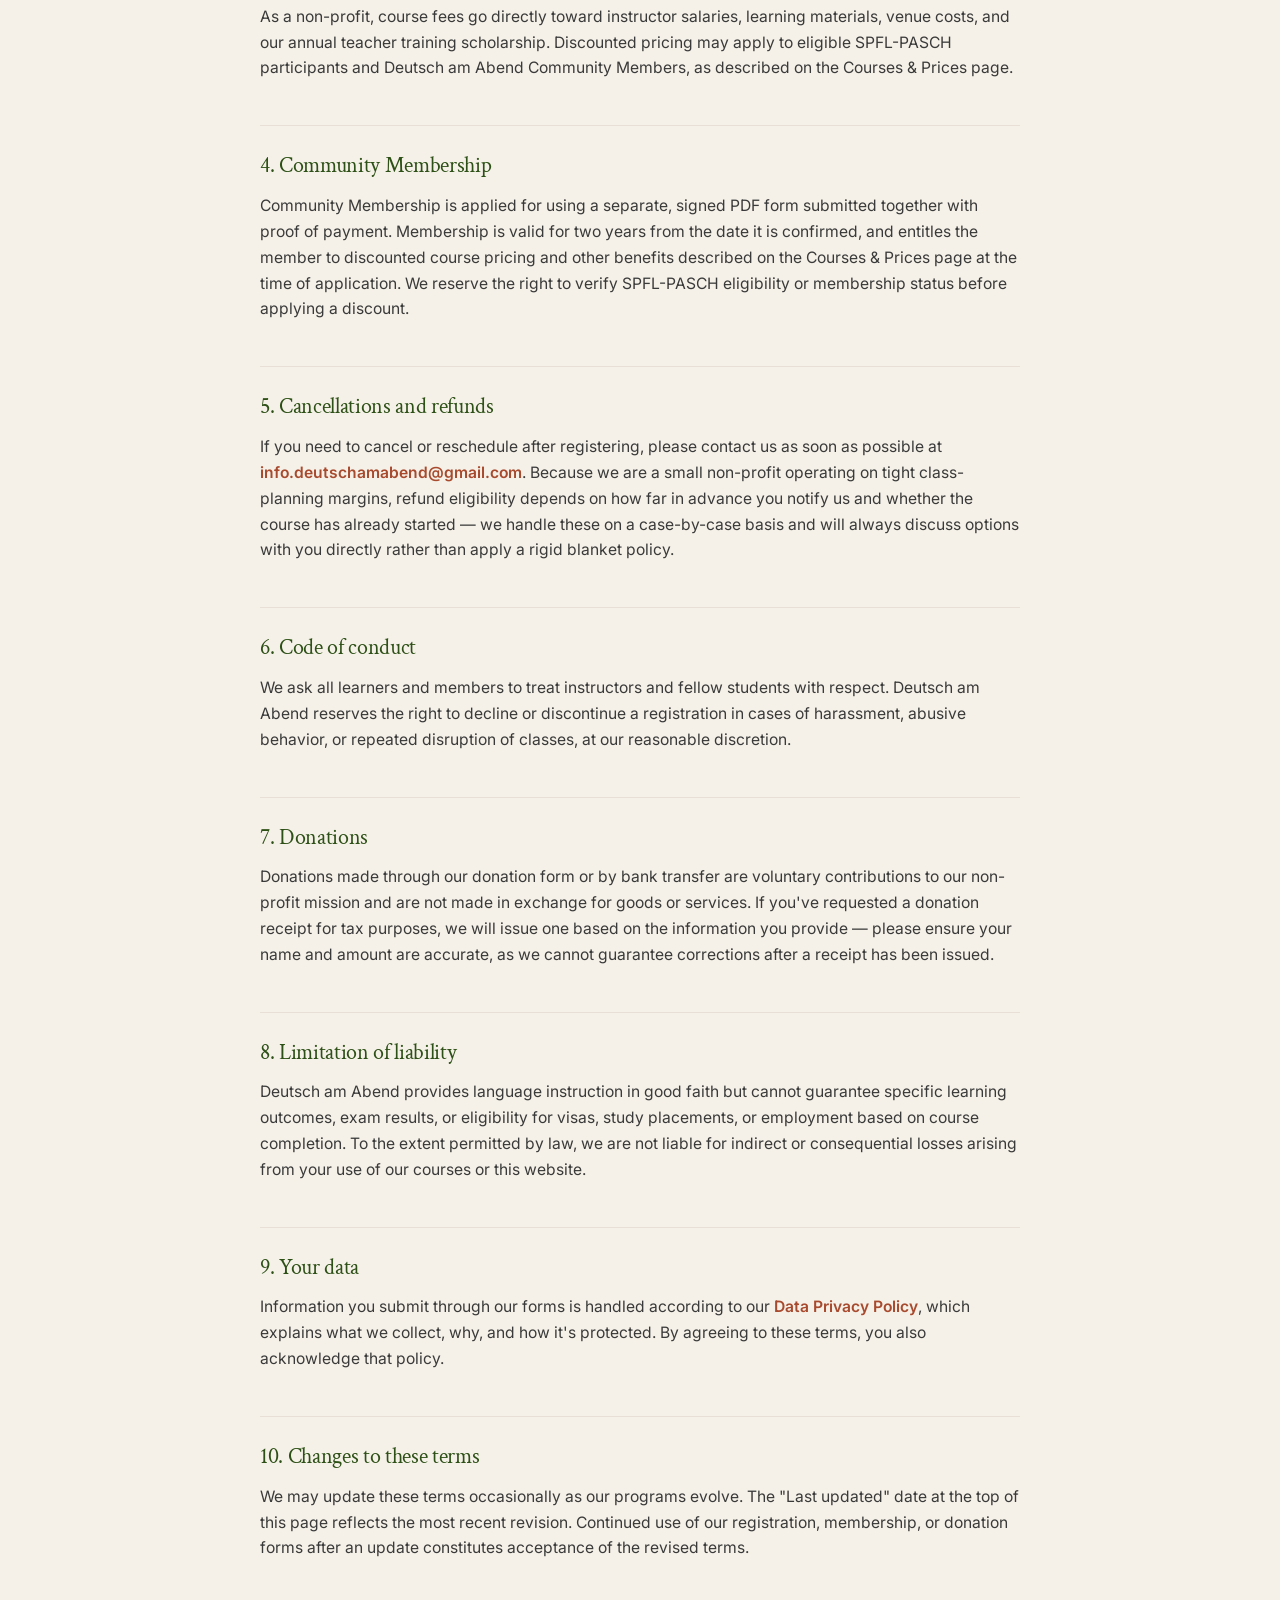
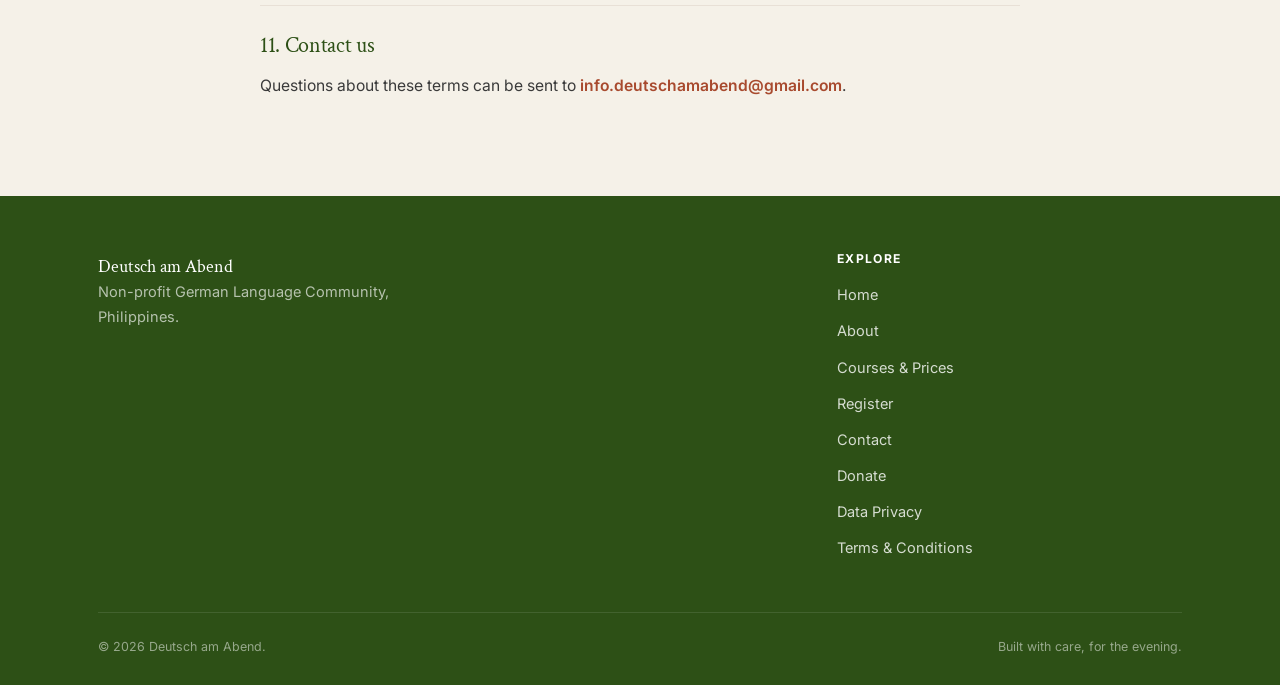
<file: terms.html>
<!doctype html>
<html lang="en">
  <head>
    <meta charset="UTF-8" />
    <meta name="viewport" content="width=device-width, initial-scale=1.0" />
    <title>Terms and Conditions — Deutsch am Abend</title>
    <meta
      name="description"
      content="Terms and conditions for course registration, membership, and donations at Deutsch am Abend."
    />
    <link rel="preconnect" href="https://fonts.googleapis.com" />
    <link
      href="https://fonts.googleapis.com/css2?family=Crimson+Text:wght@400;600;700&family=Inter:wght@400;500;600;700&family=JetBrains+Mono:wght@500;700&display=swap"
      rel="stylesheet"
    />
    <link rel="stylesheet" href="assets/style.css" />
  </head>
  <body>
    <a href="#main" class="skip-link">Skip to main content</a>

    <div class="np-banner">
      <div class="container">
        <svg
          width="18"
          height="18"
          viewBox="0 0 24 24"
          fill="none"
          stroke="currentColor"
          stroke-width="2"
        >
          <path
            d="M12 21s-8-4.5-8-11a5 5 0 0 1 9-3 5 5 0 0 1 9 3c0 6.5-8 11-8 11z"
          />
        </svg>
        <span
          ><strong>Non-profit organization:</strong> Every course fee directly
          supports our mission.</span
        >
      </div>
    </div>

    <header class="site-header">
      <div class="container">
        <a href="index.html" class="brand">
          <span class="brand-mark">DAA</span>
          <span class="brand-name"
            >Deutsch am Abend<small>German Language Community</small></span
          >
        </a>
        <button class="nav-toggle" aria-label="Open menu" aria-expanded="false">
          <svg
            viewBox="0 0 24 24"
            fill="none"
            stroke="currentColor"
            stroke-width="2"
          >
            <path d="M3 6h18M3 12h18M3 18h18" />
          </svg>
        </button>
        <nav class="main-nav" aria-label="Main">
          <a href="index.html">Home</a>
          <a href="about.html">About</a>
          <a href="services.html">Courses & Prices</a>
          <a href="registration.html">Register</a>
          <a href="contact.html">Contact</a>
        </nav>
      </div>
    </header>

    <main id="main">
      <section class="hero" style="padding: 56px 0">
        <div class="container">
          <div class="hero-inner">
            <span class="eyebrow">Legal</span>
            <h1 style="font-size: clamp(1.9rem, 4vw, 2.6rem)">
              Terms and Conditions
            </h1>
            <p class="lede">
              Please read these terms before registering for a course, applying
              for membership, or making a donation to Deutsch am Abend.
            </p>
          </div>
        </div>
      </section>

      <section class="section-cream">
        <div class="container">
          <div class="policy-content">
            <p class="updated-date">Last updated: June 2026</p>

            <div class="policy-toc">
              <h2>On this page</h2>
              <ol>
                <li><a href="#about-us">About Deutsch am Abend</a></li>
                <li><a href="#registration">Course registration</a></li>
                <li><a href="#fees">Fees and payment</a></li>
                <li><a href="#membership">Community Membership</a></li>
                <li><a href="#cancellation">Cancellations and refunds</a></li>
                <li><a href="#conduct">Code of conduct</a></li>
                <li><a href="#donations">Donations</a></li>
                <li><a href="#liability">Limitation of liability</a></li>
                <li><a href="#privacy">Your data</a></li>
                <li><a href="#changes">Changes to these terms</a></li>
                <li><a href="#contact-us">Contact us</a></li>
              </ol>
            </div>

            <p>
              By submitting the course registration form, applying for Community
              Membership, or making a donation through this website, you agree
              to the terms described on this page. If you do not agree with any
              part of these terms, please contact us before submitting a form.
            </p>

            <h2 id="about-us">1. About Deutsch am Abend</h2>
            <p>
              Deutsch am Abend is a non-profit German language community based
              in the Philippines, offering A1–B2 evening courses and
              Goethe-Zertifikat exam preparation. We are not a degree-granting
              institution, and completion of our courses does not itself confer
              any official German government certification — exam results for
              the Goethe-Zertifikat are issued by the Goethe-Institut, not by
              us.
            </p>

            <h2 id="registration">2. Course registration</h2>
            <p>
              Submitting the registration form is a request to enroll, not a
              guaranteed seat. We will confirm your place by email, typically
              within 24–48 hours, once we've checked schedule availability for
              your chosen course.
            </p>
            <p>
              The information you provide — including your name, contact
              details, address, and course preferences — is used to process your
              registration and communicate with you about your course. See our
              <a href="data-privacy.html">Data Privacy Policy</a> for full
              details on how this information is handled.
            </p>

            <h2 id="fees">3. Fees and payment</h2>
            <p>
              Course fees are listed on our
              <a href="services.html">Courses &amp; Prices</a>
              page and are payable as instructed once your registration is
              confirmed. We do not process card payments directly through this
              website — payment is made via bank transfer or GCash, using
              details we provide after registration.
            </p>
            <p>
              As a non-profit, course fees go directly toward instructor
              salaries, learning materials, venue costs, and our annual teacher
              training scholarship. Discounted pricing may apply to eligible
              SPFL-PASCH participants and Deutsch am Abend Community Members, as
              described on the Courses &amp; Prices page.
            </p>

            <h2 id="membership">4. Community Membership</h2>
            <p>
              Community Membership is applied for using a separate, signed PDF
              form submitted together with proof of payment. Membership is valid
              for two years from the date it is confirmed, and entitles the
              member to discounted course pricing and other benefits described
              on the Courses &amp; Prices page at the time of application. We
              reserve the right to verify SPFL-PASCH eligibility or membership
              status before applying a discount.
            </p>

            <h2 id="cancellation">5. Cancellations and refunds</h2>
            <p>
              If you need to cancel or reschedule after registering, please
              contact us as soon as possible at
              <a href="mailto:info.deutschamabend@gmail.com"
                >info.deutschamabend@gmail.com</a
              >. Because we are a small non-profit operating on tight
              class-planning margins, refund eligibility depends on how far in
              advance you notify us and whether the course has already started —
              we handle these on a case-by-case basis and will always discuss
              options with you directly rather than apply a rigid blanket
              policy.
            </p>

            <h2 id="conduct">6. Code of conduct</h2>
            <p>
              We ask all learners and members to treat instructors and fellow
              students with respect. Deutsch am Abend reserves the right to
              decline or discontinue a registration in cases of harassment,
              abusive behavior, or repeated disruption of classes, at our
              reasonable discretion.
            </p>

            <h2 id="donations">7. Donations</h2>
            <p>
              Donations made through our donation form or by bank transfer are
              voluntary contributions to our non-profit mission and are not made
              in exchange for goods or services. If you've requested a donation
              receipt for tax purposes, we will issue one based on the
              information you provide — please ensure your name and amount are
              accurate, as we cannot guarantee corrections after a receipt has
              been issued.
            </p>

            <h2 id="liability">8. Limitation of liability</h2>
            <p>
              Deutsch am Abend provides language instruction in good faith but
              cannot guarantee specific learning outcomes, exam results, or
              eligibility for visas, study placements, or employment based on
              course completion. To the extent permitted by law, we are not
              liable for indirect or consequential losses arising from your use
              of our courses or this website.
            </p>

            <h2 id="privacy">9. Your data</h2>
            <p>
              Information you submit through our forms is handled according to
              our <a href="data-privacy.html">Data Privacy Policy</a>, which
              explains what we collect, why, and how it's protected. By agreeing
              to these terms, you also acknowledge that policy.
            </p>

            <h2 id="changes">10. Changes to these terms</h2>
            <p>
              We may update these terms occasionally as our programs evolve. The
              "Last updated" date at the top of this page reflects the most
              recent revision. Continued use of our registration, membership, or
              donation forms after an update constitutes acceptance of the
              revised terms.
            </p>

            <h2 id="contact-us">11. Contact us</h2>
            <p>
              Questions about these terms can be sent to
              <a href="mailto:info.deutschamabend@gmail.com"
                >info.deutschamabend@gmail.com</a
              >.
            </p>

            <!-- <div class="policy-note">
              These terms are written in plain language to help you understand
              what you're agreeing to. They are not a substitute for formal
              legal advice, and Deutsch am Abend recommends consulting a
              qualified professional if you require legal certainty about these
              terms in your jurisdiction.
            </div> -->
          </div>
        </div>
      </section>

      <!-- <section class="section-paper">
        <div class="container">
          <div class="cta-band">
            <h2>Ready to register?</h2>
            <p>Once you've reviewed these terms, you're ready to sign up for a course.</p>
            <a href="registration.html" class="btn btn-primary">Go to registration</a>
          </div>
        </div>
      </section> -->
    </main>

    <footer class="site-footer">
      <div class="container">
        <div class="footer-grid">
          <div class="footer-brand">
            <span class="brand-name" style="color: #fff">Deutsch am Abend</span>
            <p>Non-profit German Language Community, Philippines.</p>
          </div>
          <div>
            <h4>Explore</h4>
            <ul>
              <li><a href="index.html">Home</a></li>
              <li><a href="about.html">About</a></li>
              <li><a href="services.html">Courses & Prices</a></li>
              <li><a href="registration.html">Register</a></li>
              <li><a href="contact.html">Contact</a></li>
              <li><a href="donate.html">Donate</a></li>
              <li><a href="data-privacy.html">Data Privacy</a></li>
              <li><a href="terms.html">Terms &amp; Conditions</a></li>
            </ul>
          </div>
        </div>
        <div class="footer-bottom">
          <span>© 2026 Deutsch am Abend.</span>
          <span>Built with care, for the evening.</span>
        </div>
      </div>
    </footer>

    <script src="assets/main.js"></script>
  </body>
</html>
</file>
<file: assets/style.css>
/* ============================================================
   Deutsch am Abend v2 — Shared Stylesheet
   Theme: Warm terracotta & forest green, human-centered design
   ============================================================ */

:root {
  --orange: #ff751f; /* professional orange, primary accent */
  --orange-dark: #a84a2e;
  --forest: #2d5016; /* grounded forest green */
  --forest-light: #d4ddce;
  --cream: #f5f1e8; /* warm off-white background */
  --paper: #ffffff;
  --charcoal: #3a3a3a; /* body text */
  --slate: #6b6b6b; /* secondary text */
  --sage: #8ba888; /* soft green accent */
  --gold: #d4a574; /* warm highlight */
  --line: #e8e0d6; /* hairline borders */
  --shadow: 0 12px 40px rgba(45, 80, 22, 0.08);

  --display: "Crimson Text", Georgia, "Times New Roman", serif;
  --body: "Inter", -apple-system, BlinkMacSystemFont, "Segoe UI", sans-serif;
  --mono: "JetBrains Mono", "Courier New", monospace;
}

* {
  box-sizing: border-box;
}
html {
  scroll-behavior: smooth;
}

body {
  margin: 0;
  font-family: var(--body);
  background: var(--cream);
  color: var(--charcoal);
  line-height: 1.65;
  font-size: 17px;
  -webkit-font-smoothing: antialiased;
}

img {
  max-width: 100%;
  display: block;
}
a {
  color: inherit;
}

h1,
h2,
h3,
h4 {
  font-family: var(--display);
  font-weight: 500;
  letter-spacing: -0.015em;
  margin: 0 0 0.6em 0;
  color: var(--forest);
  line-height: 1.1;
}

h1 {
  font-size: clamp(2.2rem, 5vw, 3.6rem);
}
h2 {
  font-size: clamp(1.6rem, 3vw, 2.3rem);
}
h3 {
  font-size: 1.25rem;
}
h4 {
  font-size: 1rem;
}

p {
  margin: 0 0 1.1em 0;
}

.eyebrow {
  font-family: var(--mono);
  font-size: 0.7rem;
  letter-spacing: 0.18em;
  text-transform: uppercase;
  color: var(--orange);
  display: inline-flex;
  align-items: center;
  gap: 0.5em;
  margin-bottom: 0.9em;
  font-weight: 600;
}
.eyebrow::before {
  content: "";
  width: 20px;
  height: 2px;
  background: var(--orange);
  display: inline-block;
  border-radius: 2px;
}

.container {
  max-width: 1140px;
  margin: 0 auto;
  padding: 0 28px;
}

.skip-link {
  position: absolute;
  left: -9999px;
  top: auto;
  background: var(--forest);
  color: #fff;
  padding: 10px 16px;
  z-index: 999;
  border-radius: 0 0 6px 0;
  font-weight: 600;
}
.skip-link:focus {
  left: 0;
  top: 0;
}

:focus-visible {
  outline: 3px solid var(--orange);
  outline-offset: 3px;
  border-radius: 3px;
}

/* Header */
.site-header {
  position: sticky;
  top: 0;
  z-index: 100;
  background: rgba(245, 241, 232, 0.94);
  backdrop-filter: blur(10px);
  border-bottom: 1px solid var(--line);
}
.site-header .container {
  display: flex;
  align-items: center;
  justify-content: space-between;
  padding: 16px 28px;
  gap: 24px;
}
.brand {
  display: flex;
  align-items: center;
  gap: 14px;
  text-decoration: none;
  flex-shrink: 0;
}
.brand-mark {
  width: 44px;
  height: 44px;
  border-radius: 50%;
  background: var(--orange);

  /* linear-gradient(
    135deg,
    var(--orange) 60%,
    var(--orange-dark) 60%,
    var(--gold) 100%
  ); */

  display: flex;
  align-items: center;
  justify-content: center;
  color: #fff;
  font-family: var(--display);
  font-weight: 600;
  font-size: 1.1rem;
  flex-shrink: 0;
  box-shadow: 0 4px 16px rgba(200, 90, 58, 0.18);
}
.brand-name {
  font-family: var(--display);
  font-weight: 500;
  font-size: 1.15rem;
  color: var(--forest);
  line-height: 1.1;
}
.brand-name small {
  display: block;
  font-family: var(--body);
  font-weight: 400;
  font-size: 0.65rem;
  letter-spacing: 0.1em;
  text-transform: uppercase;
  color: var(--slate);
  margin-top: 2px;
}

nav.main-nav {
  display: flex;
  align-items: center;
  gap: 32px;
  flex-wrap: wrap;
}
nav.main-nav a {
  text-decoration: none;
  font-weight: 500;
  font-size: 0.95rem;
  color: var(--charcoal);
  position: relative;
  padding: 4px 0;
  transition: color 0.2s ease;
}
nav.main-nav a::after {
  content: "";
  position: absolute;
  left: 0;
  bottom: -3px;
  width: 0;
  height: 2.5px;
  background: var(--orange);
  border-radius: 2px;
  transition: width 0.28s ease;
}
nav.main-nav a:hover::after,
nav.main-nav a[aria-current="page"]::after {
  width: 100%;
}
nav.main-nav a[aria-current="page"] {
  color: var(--orange);
  font-weight: 600;
}

.lang-switch {
  display: flex;
  gap: 8px;
  font-family: var(--mono);
  font-size: 0.75rem;
  font-weight: 600;
}
.lang-switch a {
  text-decoration: none;
  padding: 6px 11px;
  border: 1.5px solid var(--line);
  border-radius: 6px;
  color: var(--slate);
  transition: all 0.2s ease;
}
.lang-switch a.active {
  background: var(--forest);
  color: #fff;
  border-color: var(--forest);
}
.lang-switch a:hover:not(.active) {
  border-color: var(--orange);
  color: var(--orange);
}

.nav-toggle {
  display: none;
}

@media (max-width: 760px) {
  .nav-toggle {
    display: inline-flex;
    align-items: center;
    justify-content: center;
    width: 40px;
    height: 40px;
    border: 1px solid var(--line);
    border-radius: 8px;
    background: transparent;
    cursor: pointer;
    color: var(--charcoal);
  }
  .nav-toggle svg {
    width: 20px;
    height: 20px;
  }
  nav.main-nav {
    display: none;
    position: absolute;
    top: 100%;
    left: 0;
    right: 0;
    background: var(--paper);
    border-bottom: 1px solid var(--line);
    flex-direction: column;
    align-items: flex-start;
    padding: 20px 28px 24px;
    gap: 18px;
    box-shadow: var(--shadow);
  }
  nav.main-nav.open {
    display: flex;
  }
  .lang-switch {
    order: 99;
    margin-top: 8px;
  }
}

/* Hero */
.hero {
  position: relative;
  /* overflow: hidden; */
  background: var(--paper);
  padding: 96px 0 120px;
}
.hero::before {
  content: "";
  position: absolute;
  top: -60px;
  right: -100px;
  width: 480px;
  height: 480px;
  background: radial-gradient(
    circle,
    rgba(200, 90, 58, 0.12) 0%,
    rgba(200, 90, 58, 0) 70%
  );
  border-radius: 40% 60% 70% 30% / 40% 50% 60% 50%;
  pointer-events: none;
}
.hero::after {
  content: "";
  position: absolute;
  bottom: -80px;
  left: 8%;
  width: 400px;
  height: 400px;
  background: radial-gradient(
    circle,
    rgba(45, 80, 22, 0.08) 0%,
    rgba(45, 80, 22, 0) 70%
  );
  border-radius: 60% 40% 30% 70% / 60% 30% 70% 40%;
  pointer-events: none;
}
.hero .container {
  position: relative;
  z-index: 2;
}
.hero-inner {
  max-width: 680px;
}
.hero h1 {
  color: var(--forest);
}
.hero p.lede {
  font-size: 1.16rem;
  color: var(--slate);
  max-width: 580px;
  margin-bottom: 32px;
}

.btn-row {
  display: flex;
  gap: 16px;
  flex-wrap: wrap;
  margin-top: 8px;
}

.btn {
  display: inline-flex;
  align-items: center;
  gap: 8px;
  padding: 13px 28px;
  border-radius: 10px;
  font-weight: 600;
  font-size: 0.96rem;
  text-decoration: none;
  border: none;
  cursor: pointer;
  transition: all 0.2s ease;
  font-family: var(--body);
}
.btn-primary {
  background: var(--orange);
  color: #fff;
}
.btn-primary:hover {
  background: var(--orange-dark);
  transform: translateY(-2px);
  box-shadow: 0 6px 20px rgba(200, 90, 58, 0.25);
}
.btn-secondary {
  background: #2d5016;
  color: #fff;
}
.btn-secondary:hover {
  background: var(--forest-light);
  transform: translateY(-2px);
  box-shadow: 0 6px 20px rgba(69, 119, 44, 0.25);
}
.btn-ghost {
  background: transparent;
  border: 2px solid var(--forest);
  color: var(--forest);
}
.btn-ghost:hover {
  background: var(--forest);
  color: #fff;
}

/* Sections */
section {
  padding: 80px 0;
}
.section-cream {
  background: var(--cream);
}
.section-paper {
  background: var(--paper);
}
.section-forest {
  background: var(--forest);
  color: #fff;
}
.section-forest h2,
.section-forest h3 {
  color: #fff;
}

.section-head {
  max-width: 660px;
  margin-bottom: 56px;
}
.section-head.center {
  margin-left: auto;
  margin-right: auto;
  text-align: center;
}

/* Cards */
.cards-grid {
  display: grid;
  grid-template-columns: repeat(3, 1fr);
  gap: 28px;
}
@media (max-width: 880px) {
  .cards-grid {
    grid-template-columns: 1fr;
  }
}

.card {
  background: var(--paper);
  border: 1px solid var(--line);
  border-radius: 16px;
  padding: 40px 32px;
  position: relative;
  overflow: hidden;
  transition:
    transform 0.2s ease,
    box-shadow 0.2s ease;
}
.card:hover {
  transform: translateY(-4px);
  box-shadow: var(--shadow);
}
.card::before {
  content: "";
  position: absolute;
  top: 0;
  left: 0;
  width: 4px;
  height: 100%;
  background: var(--orange);
}
.card h3 {
  margin-top: 0;
  color: var(--forest);
}
.card p {
  color: var(--slate);
  margin: 0;
  font-size: 0.96rem;
  line-height: 1.7;
}

/* Split layout */
.split {
  display: grid;
  grid-template-columns: 1fr 1fr;
  gap: 60px;
  align-items: center;
}
@media (max-width: 880px) {
  .split {
    grid-template-columns: 1fr;
    gap: 40px;
  }
}

.split h2 {
  color: var(--forest);
}
.split p {
  color: var(--slate);
  font-size: 0.98rem;
}

.stat-box {
  background: rgba(45, 80, 22, 0.04);
  border: 1px solid rgba(45, 80, 22, 0.1);
  border-radius: 14px;
  padding: 28px;
  margin-top: 24px;
}
.stat {
  display: grid;
  grid-template-columns: 1fr 1fr;
  gap: 20px;
  margin-bottom: 20px;
}
.stat:last-child {
  margin-bottom: 0;
}
.stat-num {
  font-family: var(--display);
  font-size: 2rem;
  color: var(--orange);
  line-height: 1;
  font-weight: 600;
}
.stat-label {
  font-size: 0.85rem;
  color: var(--slate);
  line-height: 1.5;
  align-self: center;
}

.fact-list {
  display: flex;
  flex-direction: column;
}
.fact-item {
  display: flex;
  gap: 14px;
  align-items: flex-start;
  padding: 16px 0;
  border-bottom: 1px solid rgba(45, 80, 22, 0.1);
}
.fact-item:first-child {
  padding-top: 0;
}
.fact-item:last-child {
  padding-bottom: 0;
  border-bottom: none;
}
.fact-icon {
  width: 36px;
  height: 36px;
  border-radius: 8px;
  background: rgba(255, 117, 31, 0.12);
  display: flex;
  align-items: center;
  justify-content: center;
  flex-shrink: 0;
}
.fact-icon svg {
  width: 18px;
  height: 18px;
  color: var(--orange);
}
.fact-item h4 {
  font-family: var(--display);
  font-weight: 600;
  font-size: 0.98rem;
  color: var(--forest);
  margin: 0 0 2px;
}
.fact-item p {
  font-size: 0.85rem;
  color: var(--slate);
  margin: 0;
  line-height: 1.5;
}

/* Course cards */
.course-grid {
  display: grid;
  grid-template-columns: repeat(4, 1fr);
  gap: 24px;
}
@media (max-width: 1000px) {
  .course-grid {
    grid-template-columns: repeat(2, 1fr);
  }
}
@media (max-width: 600px) {
  .course-grid {
    grid-template-columns: 1fr;
  }
}

.course-card {
  background: var(--paper);
  border: 1px solid var(--line);
  border-radius: 14px;
  padding: 32px 26px;
  display: flex;
  flex-direction: column;
  transition:
    transform 0.2s ease,
    box-shadow 0.2s ease;
  position: relative;
}
.course-card::before {
  content: "";
  position: absolute;
  top: 0;
  left: 0;
  right: 0;
  height: 3px;
  background: linear-gradient(90deg, var(--orange), var(--gold));
  border-radius: 14px 14px 0 0;
}
.course-card:hover {
  transform: translateY(-6px);
  box-shadow: var(--shadow);
}

.course-level {
  font-family: var(--mono);
  font-size: 0.7rem;
  letter-spacing: 0.15em;
  color: var(--orange);
  margin-bottom: 8px;
  font-weight: 700;
  text-transform: uppercase;
}
.course-card h3 {
  margin-top: 0;
  margin-bottom: 6px;
}
.course-card .desc {
  color: var(--slate);
  font-size: 0.93rem;
  flex-grow: 1;
  margin-bottom: 18px;
  line-height: 1.7;
}
.course-meta {
  display: grid;
  grid-template-columns: 1fr auto;
  gap: 16px;
  align-items: flex-end;
  padding: 16px 0;
  margin: 16px 0;
  border-top: 1px solid var(--line);
  border-bottom: 1px solid var(--line);
}
.price {
  font-family: var(--display);
  font-size: 1.6rem;
  color: var(--orange);
  font-weight: 600;
  line-height: 1;
}
.price small {
  font-family: var(--body);
  font-size: 0.7rem;
  color: var(--slate);
  font-weight: 400;
  display: block;
  margin-top: 4px;
}
.price-compare {
  display: flex;
  flex-direction: column;
  gap: 8px;
}
.price-row {
  display: flex;
  align-items: baseline;
  justify-content: space-between;
  gap: 10px;
  padding: 6px 10px;
  border-radius: 7px;
}
.price-row .price-row-label {
  font-family: var(--mono);
  font-size: 0.62rem;
  letter-spacing: 0.06em;
  text-transform: uppercase;
  font-weight: 700;
}
.price-row .price-row-amount {
  font-family: var(--display);
  font-weight: 700;
  white-space: nowrap;
}
.price-row.is-regular {
  background: transparent;
}
.price-row.is-regular .price-row-label {
  color: var(--slate);
}
.price-row.is-regular .price-row-amount {
  font-size: 1.05rem;
  color: var(--slate);
}
.price-row.is-member {
  background: rgba(255, 117, 31, 0.08);
  border: 1px solid rgba(255, 117, 31, 0.18);
}
.price-row.is-member .price-row-label {
  color: var(--orange-dark);
}
.price-row.is-member .price-row-amount {
  font-size: 1.35rem;
  color: var(--orange);
}
.price-row .price-unit {
  font-family: var(--body);
  font-size: 0.62rem;
  font-weight: 400;
  color: var(--slate);
}
.duration {
  font-size: 0.8rem;
  color: var(--slate);
  text-align: right;
  line-height: 1.5;
}
.course-card .btn {
  margin-top: 16px;
  width: 100%;
  justify-content: center;
}

.exam-card {
  grid-column: 1 / -1;
  background: linear-gradient(
    135deg,
    var(--forest) 0%,
    var(--forest-light) 100%
  );
  color: #fff;
  border: none;
  padding: 40px;
  display: grid;
  grid-template-columns: 2fr 1fr;
  gap: 40px;
  align-items: center;
}
.exam-card::before {
  display: none;
}
.exam-card h3 {
  color: #fff;
  margin-top: 0;
}
.exam-card .course-level {
  color: var(--gold);
}
.exam-card .desc {
  color: rgba(255, 255, 255, 0.85);
}
.exam-card .price {
  color: var(--gold);
}
.exam-card .duration {
  color: rgba(255, 255, 255, 0.8);
}
.exam-card .course-meta {
  border-color: rgba(255, 255, 255, 0.2);
}
@media (max-width: 760px) {
  .exam-card {
    grid-template-columns: 1fr;
    padding: 32px;
  }
}

.price-note {
  font-size: 0.83rem;
  color: var(--slate);
  margin-top: 28px;
  padding: 14px 20px;
  background: rgba(200, 90, 58, 0.06);
  border-left: 3px solid var(--orange);
  border-radius: 6px;
}

/* ========== SCHEDULE TABLE ========== */
.schedule-wrap {
  overflow-x: auto;
  margin: 1.5rem 0;
  border-radius: var(--radius);
  box-shadow: var(--shadow);
}
table.schedule {
  width: 100%;
  border-collapse: collapse;
  background: #fff;
  min-width: 640px;
}
table.schedule th,
table.schedule td {
  padding: 0.9rem 1rem;
  text-align: left;
  border-bottom: 1px solid var(--border);
}
table.schedule th {
  background: #2d5016;
  color: #fff;
  font-weight: 600;
  font-family: "Crimson Text", serif;
  font-size: 1.05rem;
}
table.schedule tr:last-child td {
  border-bottom: 0;
}
table.schedule tr:nth-child(even) td {
  background: var(--cream);
}
.admin-note {
  background: var(--green-light);
  border-left: 4px solid var(--green);
  padding: 1rem 1.25rem;
  border-radius: 6px;
  font-size: 0.92rem;
  color: var(--green-dark);
  margin-top: 1rem;
}
/* Included features */
.included {
  display: grid;
  grid-template-columns: repeat(3, 1fr);
  gap: 28px;
  margin-top: 24px;
}
@media (max-width: 880px) {
  .included {
    grid-template-columns: 1fr;
  }
}
.included-item {
  display: flex;
  gap: 16px;
  align-items: flex-start;
}
.included-item svg {
  flex-shrink: 0;
  margin-top: 2px;
  color: var(--orange);
  width: 22px;
  height: 22px;
}
.included-item strong {
  display: block;
  font-family: var(--display);
  color: var(--forest);
  margin-bottom: 4px;
  font-weight: 600;
}
.included-item p {
  margin: 0;
  color: var(--slate);
  font-size: 0.92rem;
  line-height: 1.6;
}

/* Form */
.form-shell {
  background: var(--paper);
  border: 1px solid var(--line);
  border-radius: 16px;
  padding: 48px;
  box-shadow: 0 4px 16px rgba(0, 0, 0, 0.06);
  max-width: 800px;
  margin: 0 auto;
}
@media (max-width: 600px) {
  .form-shell {
    padding: 32px 24px;
  }
}

fieldset {
  border: none;
  margin: 0 0 36px 0;
  padding: 0;
}
fieldset legend {
  font-family: var(--display);
  font-weight: 600;
  color: var(--forest);
  font-size: 1.1rem;
  padding: 0;
  margin-bottom: 20px;
  border-bottom: 2px solid var(--orange);
  width: 100%;
  padding-bottom: 12px;
}

.field {
  margin-bottom: 22px;
}
.field label {
  display: block;
  font-weight: 600;
  font-size: 0.89rem;
  color: var(--charcoal);
  margin-bottom: 8px;
}
.field input[type="text"],
.field input[type="email"],
.field input[type="tel"],
.field select,
.field textarea {
  width: 100%;
  padding: 12px 14px;
  border: 1.5px solid var(--line);
  border-radius: 10px;
  font-family: var(--body);
  font-size: 0.96rem;
  background: var(--cream);
  color: var(--charcoal);
  transition: all 0.2s ease;
}
.field input:focus,
.field select:focus,
.field textarea:focus {
  border-color: var(--orange);
  background: var(--paper);
  outline: none;
  box-shadow: 0 0 0 3px rgba(200, 90, 58, 0.1);
}
.field textarea {
  min-height: 120px;
  resize: vertical;
}

.field-row {
  display: grid;
  grid-template-columns: 1fr 1fr;
  gap: 20px;
}
@media (max-width: 560px) {
  .field-row {
    grid-template-columns: 1fr;
  }
}
.field-row-3 {
  display: grid;
  grid-template-columns: 1fr 1fr 1fr;
  gap: 20px;
}
@media (max-width: 700px) {
  .field-row-3 {
    grid-template-columns: 1fr;
  }
}

.radio-grid {
  display: grid;
  grid-template-columns: repeat(2, 1fr);
  gap: 12px;
}
@media (max-width: 560px) {
  .radio-grid {
    grid-template-columns: 1fr;
  }
}
.radio-card {
  border: 1.5px solid var(--line);
  border-radius: 10px;
  padding: 12px 14px;
  display: flex;
  align-items: center;
  gap: 10px;
  cursor: pointer;
  font-size: 0.92rem;
  background: var(--cream);
  transition: all 0.2s ease;
}
.radio-card:hover {
  border-color: var(--orange);
  background: rgba(200, 90, 58, 0.04);
}
.radio-card input {
  accent-color: var(--orange);
  width: 16px;
  height: 16px;
  flex-shrink: 0;
  cursor: pointer;
}
.radio-card input:checked + span {
  color: var(--forest);
  font-weight: 600;
}

.required-mark {
  color: var(--orange);
}

.form-foot {
  display: flex;
  align-items: center;
  justify-content: space-between;
  gap: 20px;
  flex-wrap: wrap;
  margin-top: 12px;
}
.form-note {
  font-size: 0.82rem;
  color: var(--slate);
  max-width: 380px;
}

.form-status {
  padding: 16px;
  border-radius: 10px;
  margin-bottom: 20px;
  display: none;
  font-size: 0.9rem;
}
.form-status.error {
  background: rgba(200, 90, 58, 0.1);
  border-left: 3px solid var(--orange);
  color: var(--orange);
  display: block;
}
.form-status.success {
  background: rgba(45, 80, 22, 0.1);
  border-left: 3px solid var(--forest);
  color: var(--forest);
  display: block;
}

/* Nonprofit banner */
.np-banner {
  background: var(--orange);
  color: #fff;
}
.np-banner .container {
  display: flex;
  align-items: center;
  gap: 12px;
  padding: 12px 28px;
  font-size: 0.84rem;
  line-height: 1.4;
}
.np-banner svg {
  flex-shrink: 0;
  width: 18px;
  height: 18px;
}

/* Footer */
footer.site-footer {
  background: var(--forest);
  color: rgba(255, 255, 255, 0.8);
  padding: 56px 0 28px;
}
.footer-grid {
  display: grid;
  grid-template-columns: 2fr 1fr;
  gap: 48px;
  margin-bottom: 40px;
}
@media (max-width: 760px) {
  .footer-grid {
    grid-template-columns: 1fr;
    gap: 32px;
  }
}
.footer-grid h4 {
  color: #fff;
  font-size: 0.76rem;
  letter-spacing: 0.12em;
  text-transform: uppercase;
  font-family: var(--body);
  margin-bottom: 18px;
  font-weight: 700;
}
.footer-grid ul {
  list-style: none;
  margin: 0;
  padding: 0;
}
.footer-grid li {
  margin-bottom: 12px;
  font-size: 0.91rem;
}
.footer-grid a {
  text-decoration: none;
  color: inherit;
  transition: color 0.2s ease;
}
.footer-grid a:hover {
  color: var(--orange);
}
.footer-brand p {
  color: rgba(255, 255, 255, 0.65);
  font-size: 0.91rem;
  line-height: 1.7;
  max-width: 340px;
}
.footer-bottom {
  border-top: 1px solid rgba(255, 255, 255, 0.1);
  padding-top: 24px;
  display: flex;
  justify-content: space-between;
  flex-wrap: wrap;
  gap: 16px;
  font-size: 0.78rem;
  color: rgba(255, 255, 255, 0.5);
}

/* CTA band */
.cta-band {
  background: #2d5016;
  color: #fff;
  border-radius: 18px;
  padding: 56px 48px;
  text-align: center;
  position: relative;
  overflow: hidden;
}
.cta-band::before {
  content: "";
  position: absolute;
  inset: 0;
  background: radial-gradient(
    circle at 20% 80%,
    rgba(255, 255, 255, 0.08),
    transparent 50%
  );
}
.cta-band > * {
  position: relative;
  z-index: 2;
}
.cta-band h2 {
  color: #fff;
  margin-bottom: 12px;
}
.cta-band p {
  color: rgba(255, 255, 255, 0.9);
  max-width: 500px;
  margin: 0 auto 28px;
  font-size: 0.98rem;
}
.cta-band .btn {
  margin: 0 auto;
}
@media (max-width: 600px) {
  .cta-band {
    padding: 40px 28px;
  }
}

/* Donation box */
.donation-box {
  /* border: 1px solid var(--line); */
  border-radius: 14px;
  padding: 40px;
  text-align: center;
  margin: 40px 0;
}
.donation-box h3 {
  color: var(--forest);
  margin-top: 0;
  font-size: 1.3rem;
}
.donation-box p {
  color: var(--charcoal);
  margin: 0 0 18px;
  max-width: 500px;
  margin-left: auto;
  margin-right: auto;
}
.donation-methods {
  display: flex;
  justify-content: center;
  gap: 12px;
  flex-wrap: wrap;
}
.donation-method {
  background: rgba(255, 255, 255, 0.2);
  border: 1px solid rgba(255, 255, 255, 0.4);
  border-radius: 8px;
  padding: 10px 16px;
  font-size: 0.85rem;
  color: #fff;
  text-decoration: none;
  transition: all 0.2s ease;
}
.donation-method:hover {
  background: rgba(255, 255, 255, 0.3);
  transform: translateY(-1px);
}

/* Membership */
.membership-card {
  background: var(--forest);
  color: #fff;
  border-radius: 14px;
  padding: 44px;
  margin-top: 30px;
}
.membership-card h3 {
  color: #fff;
  font-size: 1.5rem;
  margin-bottom: 6px;
}
.membership-card .member-tagline {
  color: var(--orange);
  font-family: var(--mono);
  font-size: 0.75rem;
  letter-spacing: 0.1em;
  text-transform: uppercase;
  font-weight: 700;
  margin-bottom: 18px;
}
.membership-card p {
  color: rgba(255, 255, 255, 0.88);
}
.membership-pricing {
  background: rgba(255, 255, 255, 0.06);
  border: 1px solid rgba(255, 255, 255, 0.14);
  border-radius: 12px;
  padding: 6px 24px;
  margin-top: 20px;
}
.membership-price-row {
  display: flex;
  align-items: baseline;
  gap: 12px;
  padding: 16px 0;
}
.membership-price-row + .membership-price-row {
  border-top: 1px solid rgba(255, 255, 255, 0.12);
}
.membership-price-row .price-amount {
  font-family: var(--display);
  font-size: 1.7rem;
  font-weight: 700;
  color: var(--orange);
  line-height: 1;
  flex-shrink: 0;
}
.membership-price-row .price-for {
  font-size: 0.88rem;
  color: rgba(255, 255, 255, 0.78);
}
@media (max-width: 480px) {
  .membership-price-row {
    flex-direction: column;
    gap: 2px;
  }
}
.membership-benefit-list {
  list-style: none;
  margin: 20px 0;
  padding: 0;
  display: grid;
  grid-template-columns: 1fr 1fr;
  gap: 12px;
}
@media (max-width: 600px) {
  .membership-benefit-list {
    grid-template-columns: 1fr;
  }
}
.membership-benefit-list li {
  display: flex;
  align-items: flex-start;
  gap: 10px;
  font-size: 0.9rem;
  color: rgba(255, 255, 255, 0.92);
}
.membership-benefit-list svg {
  flex-shrink: 0;
  margin-top: 2px;
  color: var(--orange);
}
.membership-steps {
  background: rgba(255, 255, 255, 0.08);
  border-radius: 10px;
  padding: 22px 24px;
  margin-top: 24px;
}
.membership-steps ol {
  margin: 10px 0 0;
  padding-left: 20px;
  color: rgba(255, 255, 255, 0.92);
  font-size: 0.9rem;
  line-height: 1.8;
}
.membership-steps strong {
  color: #fff;
}

/* ---------- Donate page ---------- */
.donate-grid {
  display: grid;
  grid-template-columns: 1.1fr 0.9fr;
  gap: 40px;
  align-items: start;
}
@media (max-width: 900px) {
  .donate-grid {
    grid-template-columns: 1fr;
  }
}

.impact-list {
  display: flex;
  flex-direction: column;
  gap: 16px;
  margin-top: 28px;
}
.impact-item {
  background: var(--paper);
  border: 1px solid var(--line);
  border-radius: 12px;
  padding: 22px 24px;
  display: flex;
  gap: 18px;
  align-items: flex-start;
}
.impact-icon {
  width: 44px;
  height: 44px;
  border-radius: 10px;
  background: rgba(255, 117, 31, 0.12);
  display: flex;
  align-items: center;
  justify-content: center;
  flex-shrink: 0;
  font-size: 1.3rem;
}
.impact-item h3 {
  font-size: 1.02rem;
  margin: 0 0 4px;
  color: var(--forest);
}
.impact-item p {
  margin: 0;
  color: var(--slate);
  font-size: 0.92rem;
}

.testimonial-box {
  background: var(--forest);
  color: #fff;
  border-radius: 12px;
  padding: 30px 28px;
  margin-top: 28px;
  position: relative;
}
.testimonial-box .quote-mark {
  color: var(--orange);
  font-family: var(--display);
  font-size: 2.4rem;
  line-height: 1;
  display: block;
  margin-bottom: 6px;
}
.testimonial-box p {
  font-family: var(--display);
  font-style: italic;
  font-size: 1.08rem;
  line-height: 1.55;
  color: #fff;
  margin: 0 0 14px;
}
.testimonial-box cite {
  font-style: normal;
  font-size: 0.85rem;
  color: rgba(255, 255, 255, 0.7);
}

.bank-box {
  background: var(--paper);
  border: 1px solid var(--line);
  border-radius: 12px;
  padding: 26px 28px;
  margin-top: 28px;
}
.bank-box h3 {
  font-size: 1.05rem;
  margin: 0 0 6px;
  display: flex;
  align-items: center;
  gap: 8px;
}
.bank-box > p {
  color: var(--slate);
  font-size: 0.88rem;
  margin: 0 0 18px;
}
.bank-row {
  display: flex;
  justify-content: space-between;
  align-items: center;
  gap: 14px;
  padding: 12px 0;
  border-top: 1px solid var(--line);
  font-size: 0.9rem;
}
.bank-row:first-of-type {
  border-top: none;
}
.bank-row .bank-label {
  color: var(--slate);
  flex-shrink: 0;
}
.bank-row .bank-value {
  font-family: var(--mono);
  font-weight: 600;
  color: var(--charcoal);
  text-align: right;
}
.copy-btn {
  font-family: var(--body);
  font-size: 0.74rem;
  font-weight: 600;
  color: var(--forest);
  background: var(--cream);
  border: 1px solid var(--line);
  border-radius: 6px;
  padding: 4px 10px;
  cursor: pointer;
  flex-shrink: 0;
  transition: all 0.15s ease;
}
.copy-btn:hover {
  border-color: var(--orange);
  color: var(--orange-dark);
}
.copy-btn.copied {
  background: var(--forest);
  color: #fff;
  border-color: var(--forest);
}
.bank-admin-note {
  margin-top: 16px;
  padding: 10px 14px;
  background: rgba(255, 117, 31, 0.06);
  border-left: 3px solid var(--orange);
  border-radius: 6px;
  font-size: 0.8rem;
  color: var(--orange-dark);
}

/* Donation widget (sticky form) */
.donate-widget {
  background: var(--paper);
  border-radius: 16px;
  border-top: 4px solid var(--orange);
  box-shadow: var(--shadow);
  padding: 32px;
  position: sticky;
  top: 100px;
}
@media (max-width: 900px) {
  .donate-widget {
    position: static;
  }
}
.donate-widget h2 {
  font-size: 1.5rem;
  margin-bottom: 6px;
}
.donate-widget > p {
  color: var(--slate);
  font-size: 0.9rem;
  margin-bottom: 22px;
}

.freq-toggle {
  display: flex;
  background: var(--cream);
  border-radius: 9px;
  padding: 4px;
  margin-bottom: 22px;
}
.freq-toggle button {
  flex: 1;
  border: none;
  background: transparent;
  padding: 10px 0;
  border-radius: 7px;
  font-family: var(--body);
  font-weight: 600;
  font-size: 0.88rem;
  color: var(--slate);
  cursor: pointer;
  transition: all 0.15s ease;
}
.freq-toggle button.active {
  background: var(--paper);
  color: var(--forest);
  box-shadow: 0 1px 4px rgba(0, 0, 0, 0.08);
}

.donate-widget label.field-label {
  display: block;
  font-weight: 600;
  font-size: 0.85rem;
  color: var(--charcoal);
  margin-bottom: 10px;
}

.amount-grid {
  display: grid;
  grid-template-columns: repeat(4, 1fr);
  gap: 8px;
  margin-bottom: 14px;
}
.amount-btn {
  border: 1.5px solid var(--line);
  background: var(--cream);
  border-radius: 8px;
  padding: 10px 0;
  font-family: var(--body);
  font-weight: 600;
  font-size: 0.92rem;
  color: var(--charcoal);
  cursor: pointer;
  transition: all 0.15s ease;
}
.amount-btn:hover {
  border-color: var(--orange);
}
.amount-btn.active {
  background: var(--sage);
  border-color: var(--sage);
  color: #fff;
}

.amount-slider-row {
  display: flex;
  align-items: center;
  gap: 10px;
  margin-bottom: 20px;
}
.amount-slider-row .currency-prefix {
  font-family: var(--mono);
  font-weight: 700;
  color: var(--slate);
  font-size: 0.85rem;
}
.amount-slider-row input[type="range"] {
  flex: 1;
  accent-color: var(--orange);
}

.donate-total {
  background: rgba(139, 168, 136, 0.18);
  border-radius: 10px;
  padding: 16px 18px;
  display: flex;
  justify-content: space-between;
  align-items: center;
  margin-bottom: 22px;
}
.donate-total .total-label {
  font-size: 0.85rem;
  color: var(--forest);
  font-weight: 600;
}
.donate-total .total-amount {
  font-family: var(--display);
  font-size: 1.5rem;
  font-weight: 700;
  color: var(--orange-dark);
}

.donate-widget .field {
  margin-bottom: 16px;
}
.donate-widget .field label {
  display: block;
  font-weight: 600;
  font-size: 0.85rem;
  color: var(--charcoal);
  margin-bottom: 6px;
}
.donate-widget .field input,
.donate-widget .field textarea {
  width: 100%;
  padding: 11px 13px;
  border: 1.5px solid var(--line);
  border-radius: 8px;
  font-family: var(--body);
  font-size: 0.9rem;
  background: var(--cream);
  color: var(--charcoal);
}
.donate-widget .field input:focus,
.donate-widget .field textarea:focus {
  border-color: var(--orange);
  background: var(--paper);
  outline: none;
  box-shadow: 0 0 0 2.5px rgba(255, 117, 31, 0.1);
}
.donate-widget .field textarea {
  min-height: 80px;
  resize: vertical;
}

.receipt-check {
  display: flex;
  align-items: flex-start;
  gap: 9px;
  margin-bottom: 20px;
  font-size: 0.86rem;
  color: var(--slate);
}
.receipt-check input {
  margin-top: 3px;
  accent-color: var(--orange);
  width: 15px;
  height: 15px;
  flex-shrink: 0;
}

.terms-check {
  display: flex;
  align-items: flex-start;
  gap: 10px;
  margin: 8px 0 24px;
  font-size: 0.9rem;
  color: var(--charcoal);
}
.terms-check input {
  margin-top: 4px;
  accent-color: var(--orange);
  width: 16px;
  height: 16px;
  flex-shrink: 0;
  cursor: pointer;
}
.terms-check label {
  cursor: pointer;
}
.terms-check a {
  color: var(--orange-dark);
  font-weight: 600;
  text-decoration: none;
}
.terms-check a:hover {
  text-decoration: underline;
}

.donate-widget .btn {
  width: 100%;
  justify-content: center;
  padding: 14px 0;
}
.donate-widget .alt-contact {
  text-align: center;
  margin-top: 14px;
  font-size: 0.82rem;
  color: var(--slate);
}
.donate-widget .alt-contact a {
  color: var(--orange-dark);
  font-weight: 600;
  text-decoration: none;
}

/* ---------- Policy / legal content ---------- */
.policy-content {
  max-width: 760px;
  margin: 0 auto;
}
.policy-content .updated-date {
  font-family: var(--mono);
  font-size: 0.78rem;
  color: var(--slate);
  margin-bottom: 40px;
}
.policy-content h2 {
  font-size: 1.4rem;
  margin-top: 44px;
  margin-bottom: 14px;
  padding-top: 28px;
  border-top: 1px solid var(--line);
}
.policy-content h2:first-of-type {
  margin-top: 0;
  padding-top: 0;
  border-top: none;
}
.policy-content h3 {
  font-size: 1.05rem;
  color: var(--forest);
  margin-top: 24px;
  margin-bottom: 8px;
}
.policy-content p {
  color: var(--charcoal);
  font-size: 0.98rem;
}
.policy-content ul {
  margin: 0 0 1.1em 0;
  padding-left: 22px;
  color: var(--charcoal);
}
.policy-content li {
  margin-bottom: 8px;
  font-size: 0.97rem;
}
.policy-content li strong {
  color: var(--forest);
}
.policy-content a {
  color: var(--orange-dark);
  text-decoration: none;
  font-weight: 600;
}
.policy-content a:hover {
  text-decoration: underline;
}
.policy-content .policy-note {
  background: rgba(255, 117, 31, 0.06);
  border-left: 3px solid var(--orange);
  border-radius: 6px;
  padding: 14px 18px;
  font-size: 0.88rem;
  color: var(--slate);
  margin: 28px 0;
}
.policy-toc {
  background: var(--paper);
  border: 1px solid var(--line);
  border-radius: 12px;
  padding: 24px 28px;
  margin-bottom: 40px;
}
.policy-toc h2 {
  font-size: 0.95rem;
  text-transform: uppercase;
  letter-spacing: 0.06em;
  font-family: var(--body);
  font-weight: 700;
  color: var(--slate);
  margin: 0 0 12px;
  padding: 0;
  border: none;
}
.policy-toc ol {
  margin: 0;
  padding-left: 20px;
  columns: 2;
  column-gap: 24px;
}
@media (max-width: 600px) {
  .policy-toc ol {
    columns: 1;
  }
}
.policy-toc li {
  font-size: 0.9rem;
  margin-bottom: 8px;
}
.policy-toc a {
  color: var(--charcoal);
  text-decoration: none;
  font-weight: 500;
}
.policy-toc a:hover {
  color: var(--orange-dark);
}

/* Misc */
.visually-hidden {
  position: absolute;
  width: 1px;
  height: 1px;
  overflow: hidden;
  clip: rect(0, 0, 0, 0);
  white-space: nowrap;
}

@media (prefers-reduced-motion: reduce) {
  * {
    transition: none !important;
    animation: none !important;
  }
  html {
    scroll-behavior: auto;
  }
}
</file>
